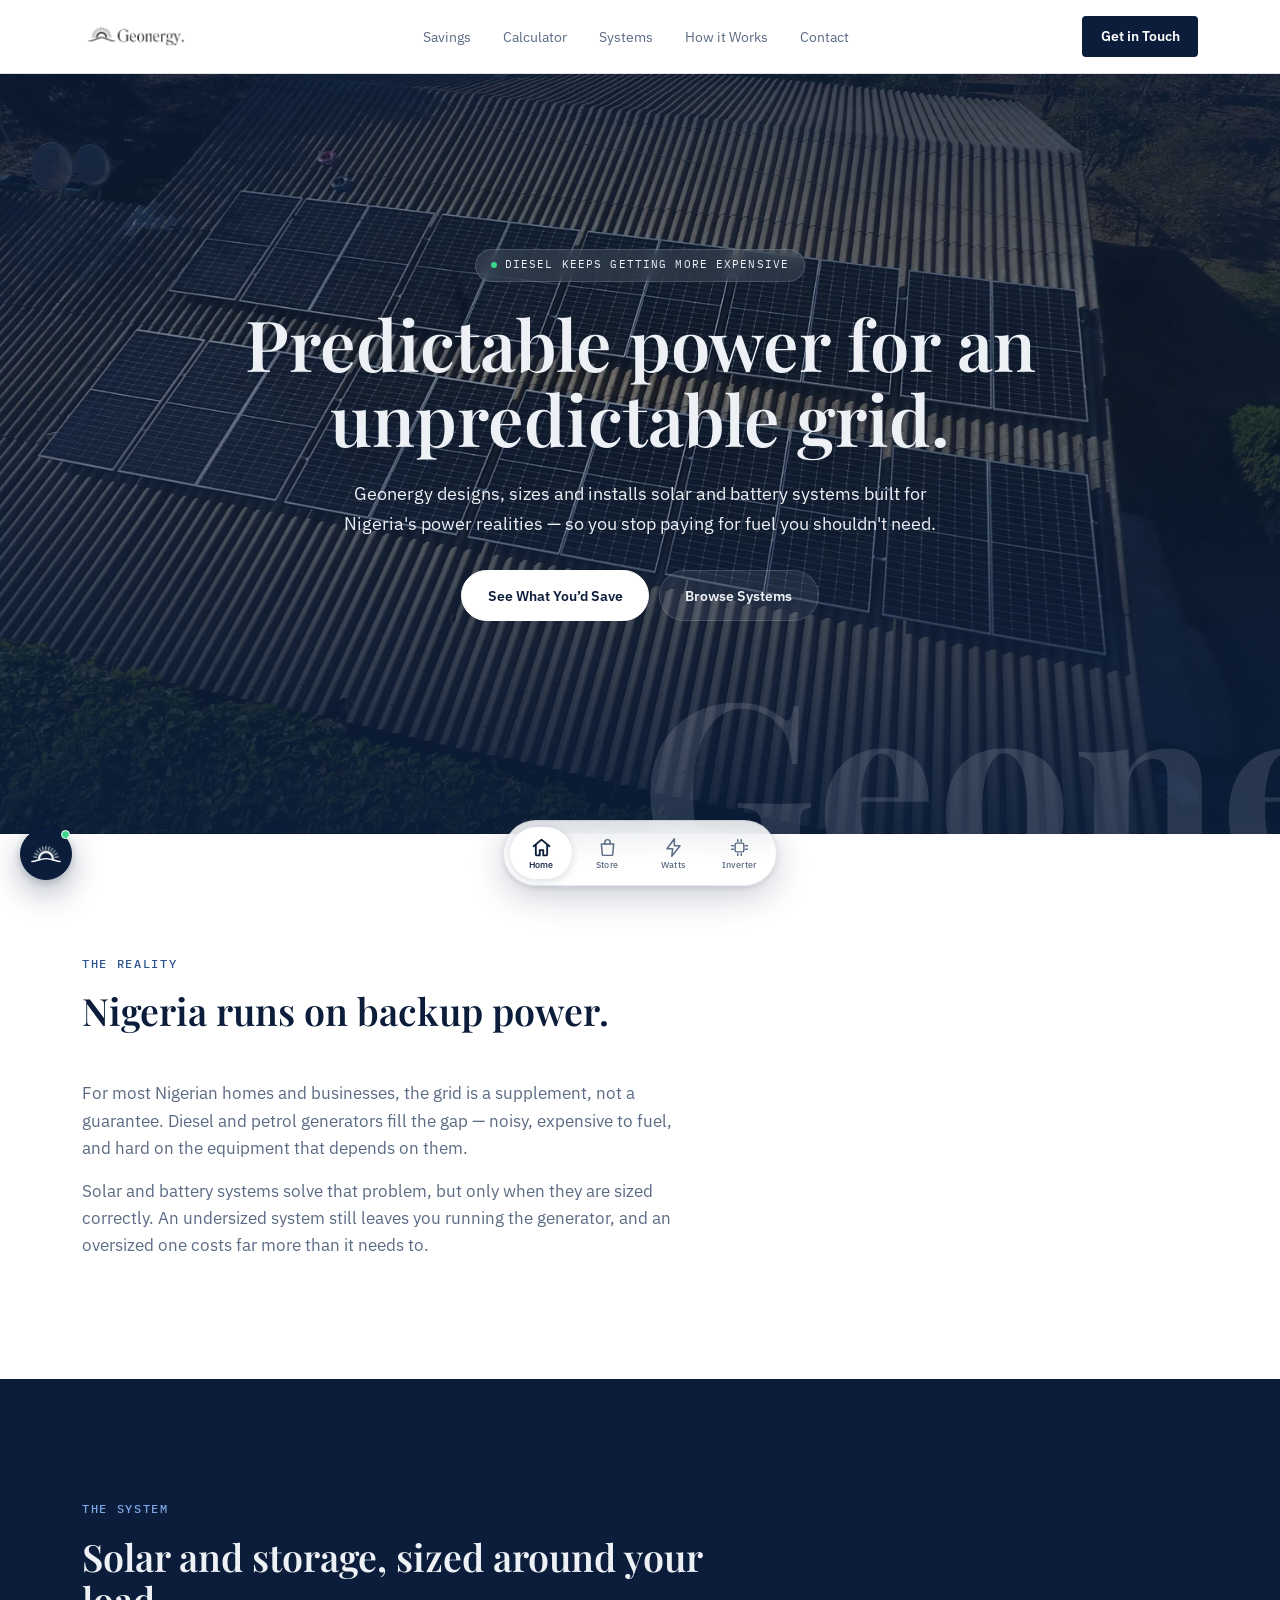
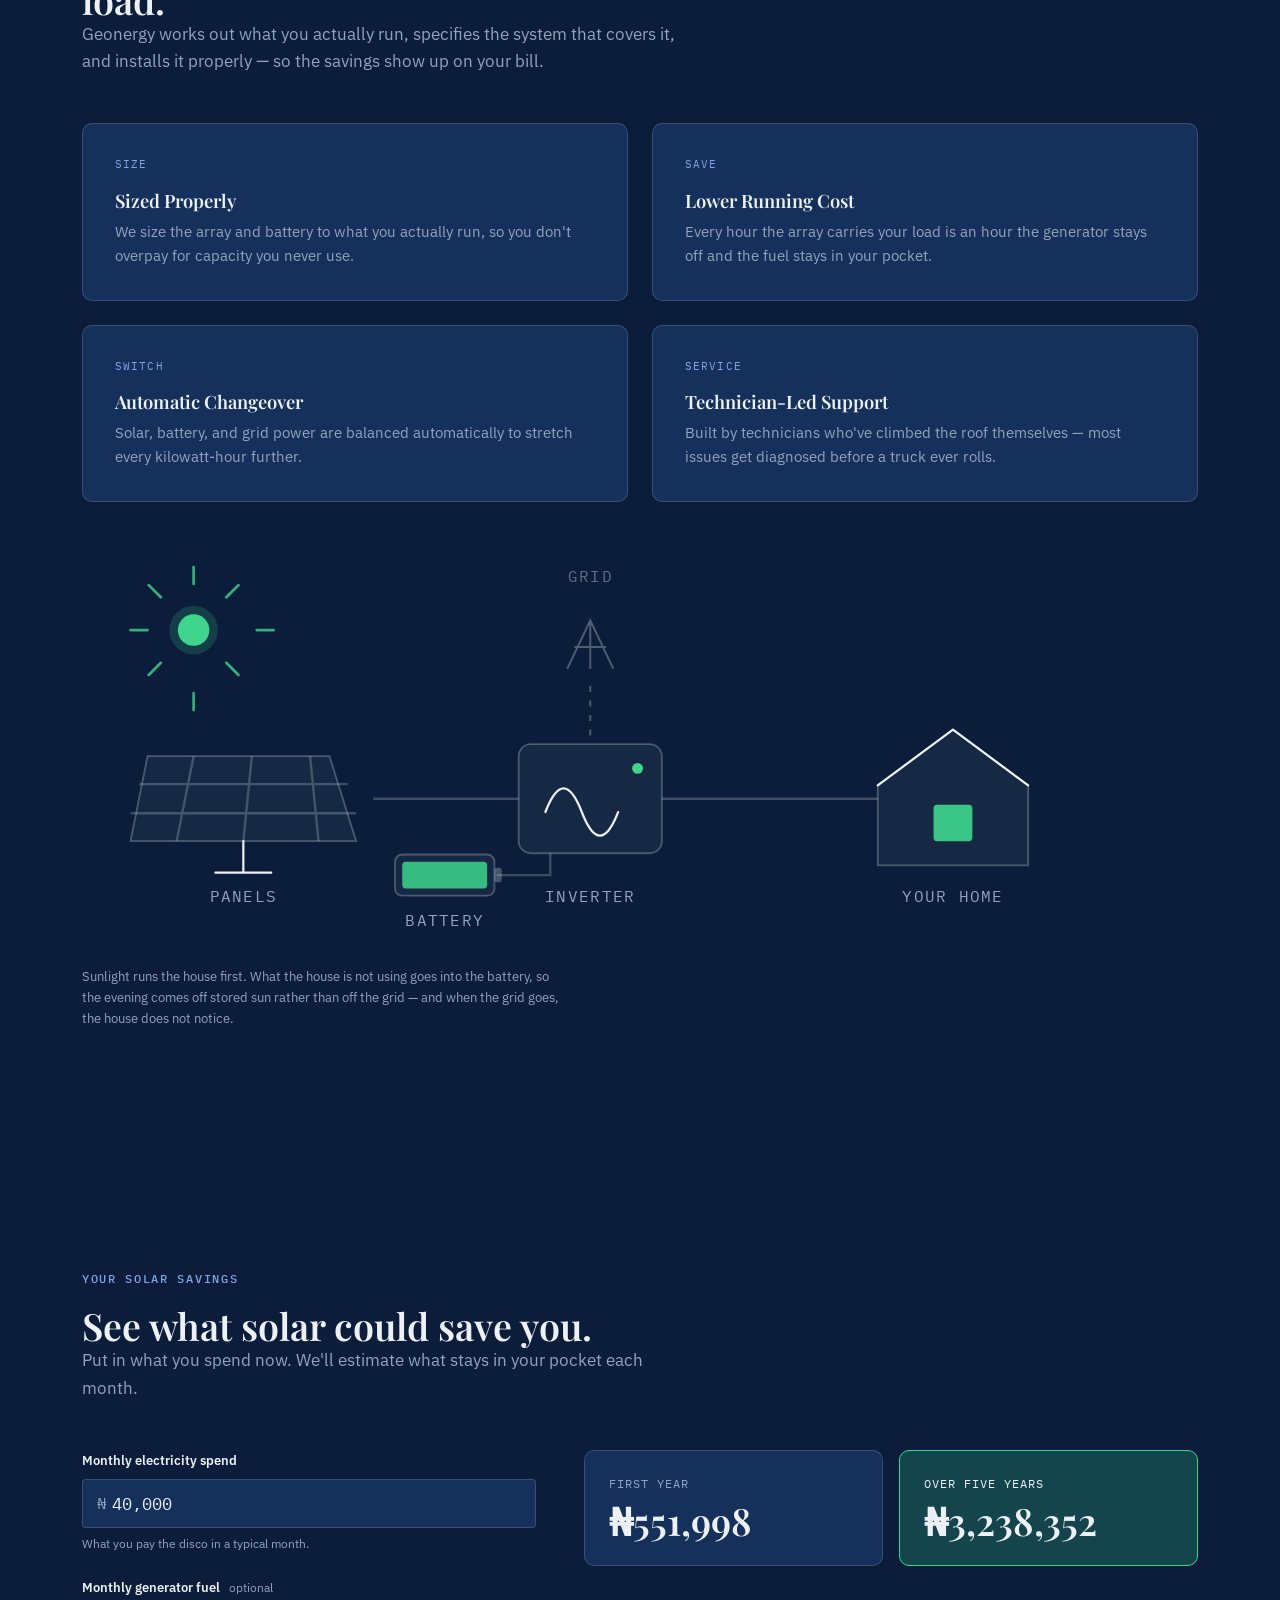
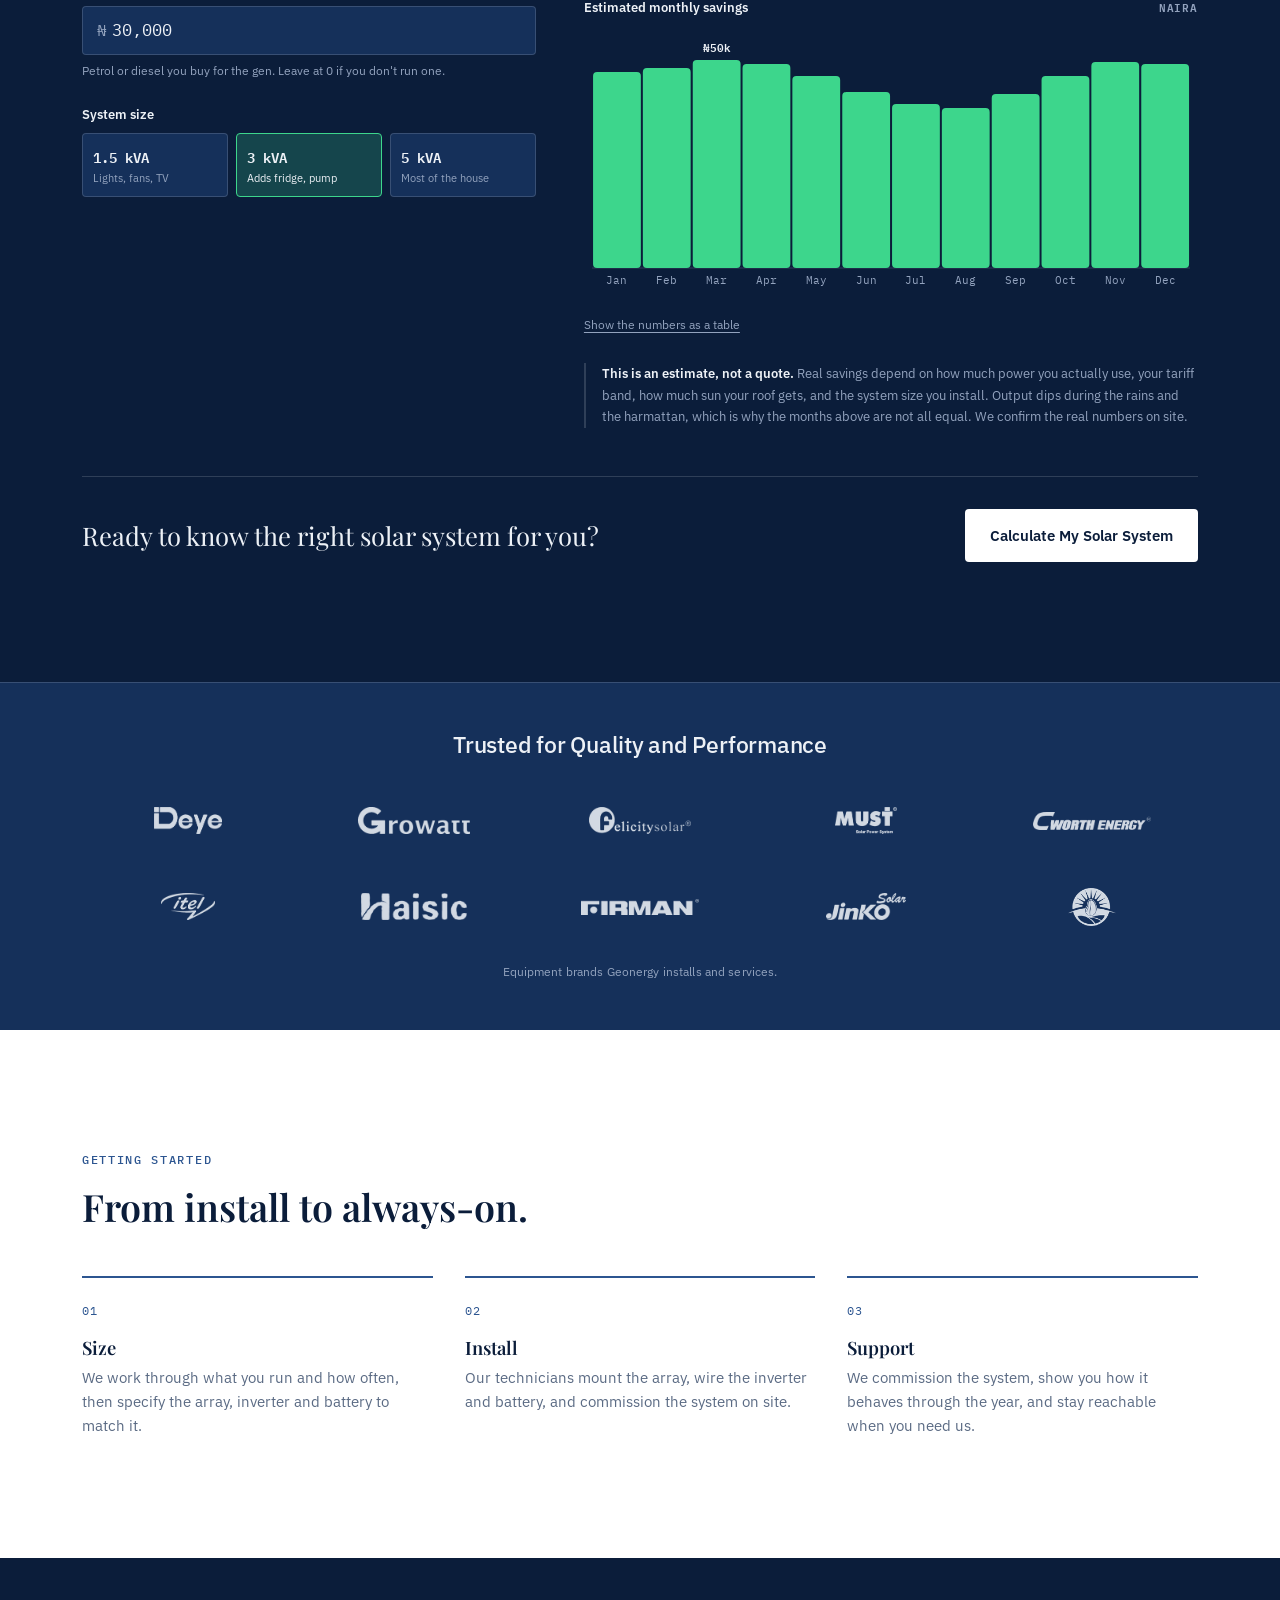
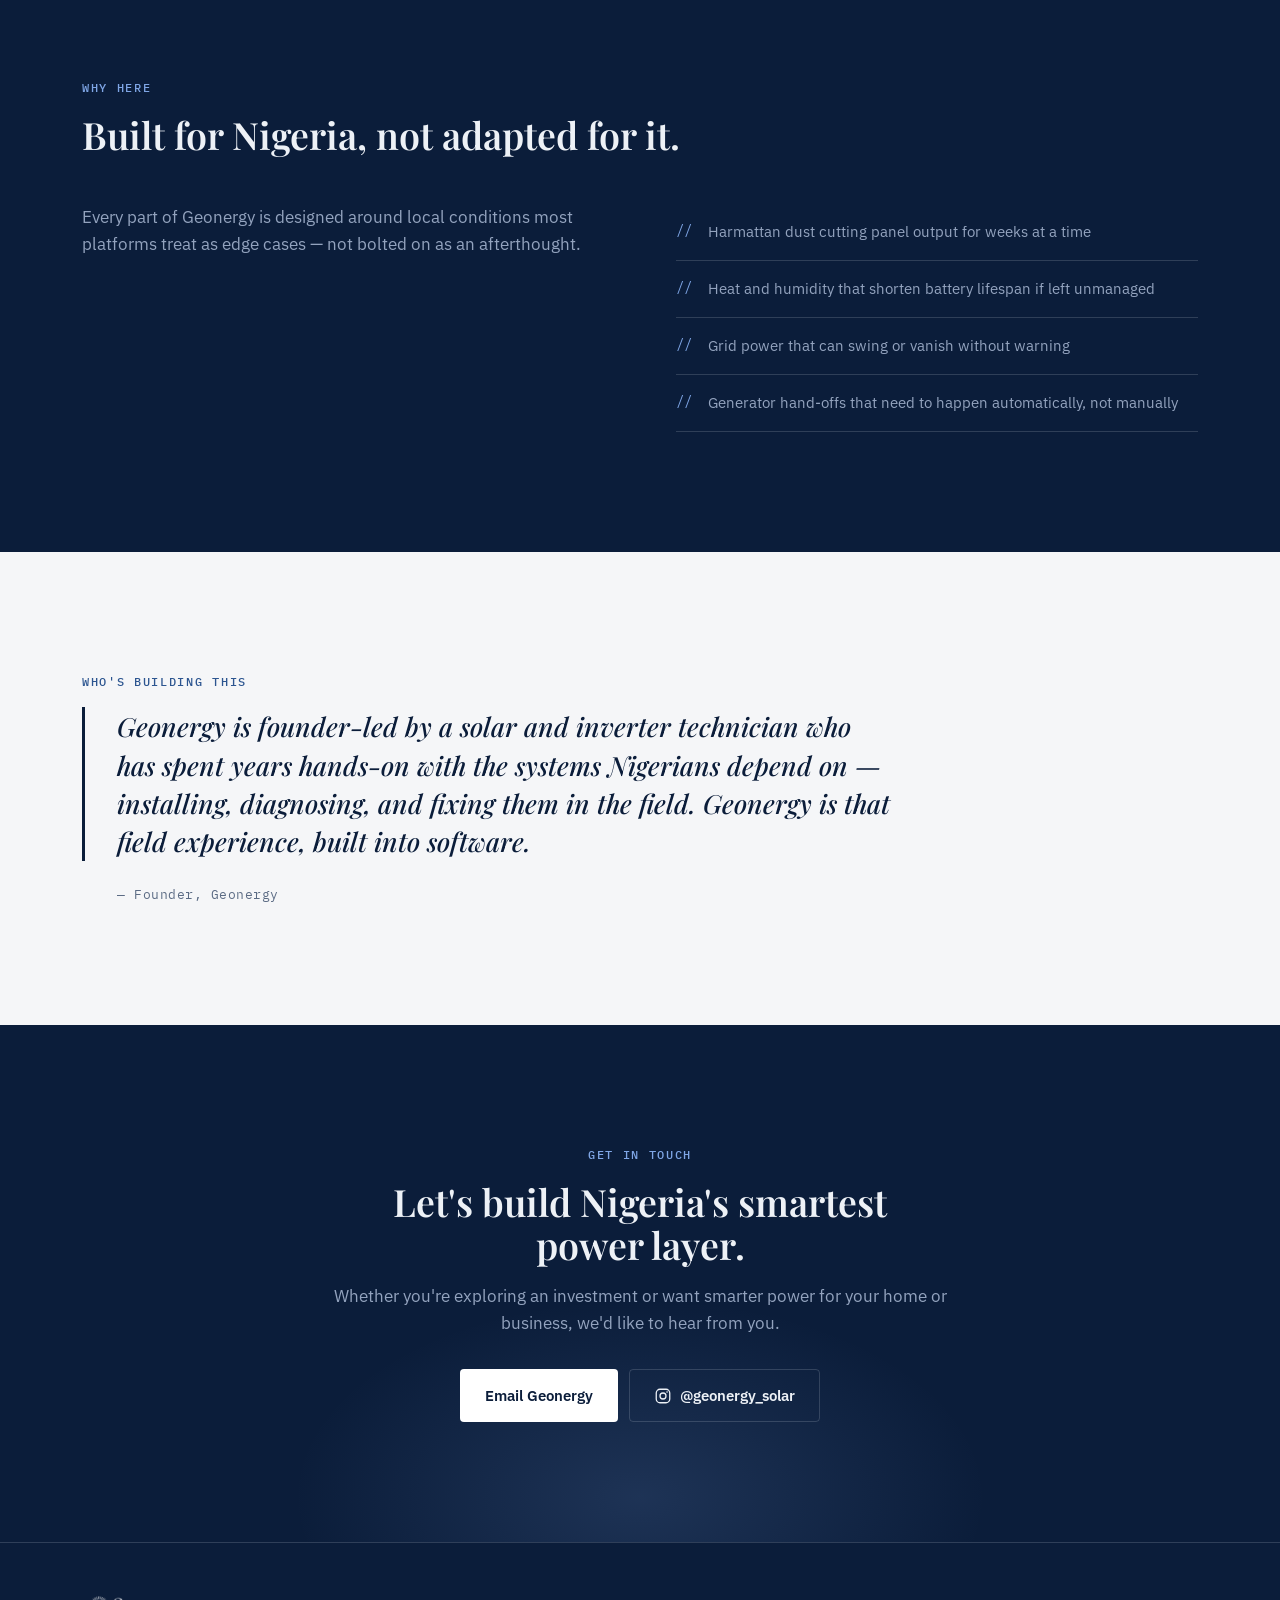
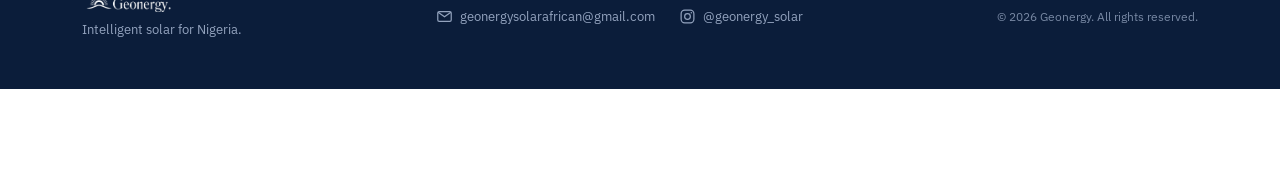
<file: index.html>
<!DOCTYPE html>
<html lang="en">
<head>
<meta charset="UTF-8">
<meta name="viewport" content="width=device-width, initial-scale=1.0">
<title>Geonergy — Intelligent Solar Energy for Nigeria</title>
<meta name="description" content="Geonergy designs, sizes and installs solar and battery systems built for Nigeria's power realities. Estimate your savings and find the right system size.">
<link rel="preconnect" href="https://fonts.googleapis.com">
<link rel="preconnect" href="https://fonts.gstatic.com" crossorigin>
<link href="https://fonts.googleapis.com/css2?family=Playfair+Display:ital,wght@0,500;0,600;0,700;1,500&family=IBM+Plex+Sans:wght@400;500;600&family=IBM+Plex+Mono:wght@400;500;600&display=swap" rel="stylesheet">
<style>
  :root {
    --navy: #0B1D3A;
    --navy-2: #15305A;
    --navy-3: #1E3E6E;
    --white: #FFFFFF;
    --off-white: #F5F6F8;
    --accent-on-navy: #7FA6E6;
    --accent-on-white: #2C5590;
    --text-on-navy: #EDF1F6;
    --muted-on-navy: #93A3BE;
    --text-on-white: #0B1D3A;
    --muted-on-white: #5B6B84;
    --border-on-navy: rgba(237,241,246,0.16);
    --border-on-white: rgba(11,29,58,0.13);

    --font-display: 'Playfair Display', serif;
    --font-body: 'IBM Plex Sans', sans-serif;
    --font-mono: 'IBM Plex Mono', monospace;

    --space-1: 0.5rem;
    --space-2: 1rem;
    --space-3: 1.5rem;
    --space-4: 2rem;
    --space-5: 3rem;
    --space-6: 4.5rem;
    --space-7: 6rem;
    --space-8: 7.5rem;

    --radius-sm: 4px;
    --radius-md: 10px;
    --container-w: 1180px;
  }

  * , *::before, *::after { box-sizing: border-box; margin: 0; padding: 0; }
  html { scroll-behavior: smooth; }
  body {
    font-family: var(--font-body);
    background: var(--white);
    color: var(--text-on-white);
    line-height: 1.6;
    -webkit-font-smoothing: antialiased;
  }
  a { color: inherit; text-decoration: none; }
  button { font: inherit; cursor: pointer; background: none; border: none; }
  ul { list-style: none; }
  section[id] { scroll-margin-top: 84px; }

  a:focus-visible, button:focus-visible { outline: 2px solid var(--accent-on-white); outline-offset: 3px; }

  .container { max-width: var(--container-w); margin: 0 auto; padding: 0 var(--space-4); }
  section { padding: var(--space-8) 0; }
  @media (max-width: 720px) {
    section { padding: var(--space-6) 0; }
    .container { padding: 0 var(--space-3); }
  }

  h1, h2, h3 { font-family: var(--font-display); font-weight: 600; line-height: 1.15; }
  h1 { font-size: clamp(2.15rem, 5vw, 3.75rem); }
  h2 { font-size: clamp(1.65rem, 3.4vw, 2.35rem); }
  h3 { font-size: 1.15rem; }
  p { font-size: 1.0625rem; }

  .eyebrow {
    font-family: var(--font-mono); font-size: 0.75rem; letter-spacing: 0.14em;
    text-transform: uppercase; font-weight: 500; color: var(--accent-on-white);
    display: block; margin-bottom: var(--space-2);
  }
  .section-dark .eyebrow, .hero .eyebrow { color: var(--accent-on-navy); }

  .section-header { max-width: 620px; margin-bottom: var(--space-5); }
  .section-body { color: var(--muted-on-white); font-size: 1.0625rem; max-width: 62ch; }
  .section-body + .section-body { margin-top: var(--space-2); }
  .section-dark .section-body { color: var(--muted-on-navy); }

  .section-light { background: var(--white); color: var(--text-on-white); }
  .section-dark { background: var(--navy); color: var(--text-on-navy); }

  /* Buttons — invert per background */
  .btn {
    display: inline-flex; align-items: center; justify-content: center;
    padding: 0.85rem 1.5rem; border-radius: var(--radius-sm);
    font-weight: 600; font-size: 0.9375rem; border: 1px solid transparent;
    transition: all 0.2s ease;
  }
  .btn-primary { background: var(--navy); color: var(--white); }
  .btn-primary:hover { background: var(--navy-3); }
  .section-dark .btn-primary, .hero .btn-primary { background: var(--white); color: var(--navy); }
  .section-dark .btn-primary:hover, .hero .btn-primary:hover { background: var(--off-white); }

  .btn-secondary { border-color: var(--border-on-white); color: var(--text-on-white); }
  .btn-secondary:hover { border-color: var(--muted-on-white); }
  .section-dark .btn-secondary, .hero .btn-secondary { border-color: var(--border-on-navy); color: var(--text-on-navy); }
  .section-dark .btn-secondary:hover, .hero .btn-secondary:hover { border-color: var(--muted-on-navy); }

  /* Nav */
  .nav {
    position: sticky; top: 0; z-index: 50;
    background: rgba(255,255,255,0.92); backdrop-filter: blur(10px);
    border-bottom: 1px solid var(--border-on-white);
  }
  .nav .container { display: flex; align-items: center; justify-content: space-between; padding: var(--space-2) var(--space-4); position: relative; }
  .nav-logo-img { height: 30px; width: auto; display: block; }
  .nav-links { display: flex; gap: var(--space-4); align-items: center; }
  .nav-links a { font-size: 0.9rem; color: var(--muted-on-white); transition: color 0.2s; }
  .nav-links a:hover { color: var(--text-on-white); }
  .nav-right { display: flex; align-items: center; gap: var(--space-3); }


  .nav-cta { background: var(--navy); color: var(--white); font-weight: 600; font-size: 0.85rem; padding: 0.6rem 1.15rem; border-radius: var(--radius-sm); }
  .nav-cta:hover { background: var(--navy-3); }
  .nav-toggle { display: none; color: var(--text-on-white); font-size: 1.4rem; padding: 0.2rem; }

  @media (max-width: 780px) {
    .nav-links {
      position: absolute; top: 100%; left: 0; right: 0;
      background: var(--white); flex-direction: column; align-items: flex-start;
      padding: var(--space-3) var(--space-4); gap: var(--space-3);
      border-bottom: 1px solid var(--border-on-white);
      display: none;
    }
    .nav-links.open { display: flex; }
    .nav-toggle { display: block; }
  }

  /* Phone header. The wordmark, the CTA and the menu toggle share one line,
     and with the desktop gutter that is more than fits on a small screen, so
     the gutter, the gap and finally the CTA's own padding give way rather
     than "Get in Touch" wrapping onto a second line.
     These sit after the nav rules above deliberately - a media query does not
     outrank a later rule of the same specificity. */
  @media (max-width: 480px) {
    .nav .container { padding-left: var(--space-3); padding-right: var(--space-3); }
    .nav-right { gap: 0.55rem; }
  }
  @media (max-width: 359px) {
    .nav .container { padding-left: var(--space-2); padding-right: var(--space-2); }
    .nav-right { gap: 0.4rem; }
    .nav-cta { padding: 0.55rem 0.7rem; font-size: 0.78rem; }
  }

  /* ---------------------------------------------------------------
     Hero — full-bleed photograph, centred copy, oversized wordmark
     --------------------------------------------------------------- */
  .hero {
    position: relative; overflow: hidden; isolation: isolate;
    background: var(--navy); color: var(--text-on-navy);
    min-height: min(88vh, 760px);
    display: flex; flex-direction: column; justify-content: center;
    padding: var(--space-8) 0 calc(var(--space-8) + 3vw);
    text-align: center;
  }
  .hero-bg { position: absolute; inset: 0; z-index: -2; }
  .hero-bg img { width: 100%; height: 100%; object-fit: cover; display: block; }
  .hero-bg::after {
    content: ''; position: absolute; inset: 0;
    background:
      linear-gradient(to bottom, rgba(11,29,58,0.58) 0%, rgba(11,29,58,0.34) 40%, rgba(11,29,58,0.88) 100%),
      radial-gradient(ellipse at 50% 44%, rgba(11,29,58,0) 0%, rgba(11,29,58,0.46) 82%);
  }

  .hero-inner { position: relative; z-index: 2; max-width: 860px; }
  .hero-badge {
    display: inline-flex; align-items: center; gap: 0.5rem;
    font-family: var(--font-mono); font-size: 0.7rem; letter-spacing: 0.1em;
    text-transform: uppercase; color: var(--text-on-navy);
    background: rgba(237,241,246,0.10); border: 1px solid var(--border-on-navy);
    padding: 0.42rem 0.95rem; border-radius: 999px; margin-bottom: var(--space-3);
    backdrop-filter: blur(6px);
  }
  .hero-badge::before { content: ''; width: 6px; height: 6px; border-radius: 50%; background: #3DD68C; }
  .hero h1 {
    font-size: clamp(2.3rem, 6.4vw, 4.4rem); line-height: 1.06;
    margin-bottom: var(--space-3); text-wrap: balance;
    text-shadow: 0 2px 30px rgba(11,29,58,0.45);
  }
  .hero-sub {
    color: var(--text-on-navy); opacity: 0.86; font-size: clamp(1rem, 1.6vw, 1.15rem);
    max-width: 54ch; margin: 0 auto var(--space-4);
  }
  .hero-ctas { display: flex; gap: 0.6rem; flex-wrap: wrap; justify-content: center; }

  .btn-pill {
    display: inline-flex; align-items: center; justify-content: center;
    padding: 0.8rem 1.6rem; border-radius: 999px; font-weight: 600; font-size: 0.9rem;
    border: 1px solid var(--border-on-navy); color: var(--text-on-navy);
    background: rgba(237,241,246,0.08); backdrop-filter: blur(6px);
    transition: all 0.2s ease;
  }
  .btn-pill:hover { background: rgba(237,241,246,0.16); border-color: var(--muted-on-navy); }
  .btn-pill-solid { background: var(--white); color: var(--navy); border-color: var(--white); }
  .btn-pill-solid:hover { background: var(--off-white); border-color: var(--off-white); }

  /* Oversized brand wordmark, clipped by the section's bottom edge */
  .hero-wordmark {
    position: absolute; left: 50%; bottom: -0.16em; transform: translateX(-50%);
    z-index: 1; pointer-events: none; user-select: none; white-space: nowrap;
    font-family: var(--font-display); font-weight: 700;
    font-size: clamp(4rem, 20vw, 15rem); line-height: 0.8;
    color: rgba(237,241,246,0.13);
  }
  @media (max-width: 720px) {
    .hero { min-height: 78vh; padding-bottom: calc(var(--space-7) + 8vw); }
    .hero h1 { text-wrap: pretty; }
    .hero h1 br { display: none; }
  }

  /* ---------------------------------------------------------------
     Your Solar Savings
     Single-series chart: green #3DD68C on navy = 8.95:1 contrast.
     --------------------------------------------------------------- */
  .savings-section { --green: #3DD68C; --green-dim: rgba(61,214,140,0.22); }
  .sv-layout { display: grid; grid-template-columns: 0.85fr 1.15fr; gap: var(--space-5); align-items: start; }
  @media (max-width: 900px) { .sv-layout { grid-template-columns: 1fr; gap: var(--space-4); } }

  .sv-field { margin-bottom: var(--space-3); }
  .sv-label { display: block; font-size: 0.82rem; font-weight: 600; color: var(--text-on-navy); margin-bottom: 0.5rem; }
  .sv-optional { font-weight: 400; color: var(--muted-on-navy); font-size: 0.75rem; margin-left: 0.35rem; }
  .sv-input-wrap { display: flex; align-items: center; background: var(--navy-2); border: 1px solid var(--border-on-navy); border-radius: var(--radius-sm); transition: border-color 0.15s ease; }
  .sv-input-wrap:focus-within { border-color: var(--green); }
  .sv-prefix { padding: 0 0.35rem 0 0.85rem; color: var(--muted-on-navy); font-family: var(--font-mono); font-size: 1rem; }
  .sv-input {
    flex: 1; min-width: 0; background: transparent; border: none; outline: none;
    color: var(--text-on-navy); font-family: var(--font-mono); font-size: 1.05rem;
    padding: 0.8rem 0.85rem 0.8rem 0; width: 100%;
  }
  .sv-help { font-size: 0.75rem; color: var(--muted-on-navy); margin-top: 0.4rem; line-height: 1.5; }

  .sv-sizes { display: grid; grid-template-columns: repeat(3, 1fr); gap: 0.5rem; }
  .sv-size {
    display: flex; flex-direction: column; gap: 0.2rem; text-align: left;
    padding: 0.7rem 0.6rem; border-radius: var(--radius-sm); cursor: pointer;
    border: 1px solid var(--border-on-navy); background: var(--navy-2);
    color: var(--muted-on-navy); transition: all 0.15s ease; min-height: 58px;
  }
  .sv-size:hover { border-color: var(--muted-on-navy); }
  .sv-size:focus-visible { outline: 2px solid var(--green); outline-offset: 2px; }
  .sv-size.active { border-color: var(--green); background: var(--green-dim); color: var(--text-on-navy); }
  .sv-size-kva { font-family: var(--font-mono); font-size: 0.9rem; font-weight: 600; color: var(--text-on-navy); }
  .sv-size-note { font-size: 0.68rem; line-height: 1.3; }

  .sv-totals { display: grid; grid-template-columns: 1fr 1fr; gap: var(--space-2); margin-bottom: var(--space-4); }
  @media (max-width: 480px) { .sv-totals { grid-template-columns: 1fr; } }
  .sv-total { padding: var(--space-3); border: 1px solid var(--border-on-navy); border-radius: var(--radius-md); background: var(--navy-2); }
  .sv-total-hero { border-color: var(--green); background: var(--green-dim); }
  .sv-total-label { display: block; font-size: 0.72rem; letter-spacing: 0.09em; text-transform: uppercase; color: var(--muted-on-navy); margin-bottom: 0.4rem; font-family: var(--font-mono); }
  .sv-total-hero .sv-total-label { color: var(--text-on-navy); }
  .sv-total-value { display: block; font-family: var(--font-display); font-size: clamp(1.6rem, 4.5vw, 2.35rem); font-weight: 600; color: var(--text-on-navy); line-height: 1.1; font-variant-numeric: tabular-nums; }

  .sv-chart-figure { margin: 0; }
  .sv-chart-title { display: flex; align-items: baseline; justify-content: space-between; gap: 1rem; font-size: 0.8rem; font-weight: 600; color: var(--text-on-navy); margin-bottom: var(--space-2); }
  .sv-chart-unit { font-family: var(--font-mono); font-size: 0.68rem; letter-spacing: 0.08em; color: var(--muted-on-navy); text-transform: uppercase; }
  .sv-chart-wrap { position: relative; }
  .sv-chart { display: block; width: 100%; height: 260px; overflow: visible; }
  @media (max-width: 600px) { .sv-chart { height: 210px; } }
  .sv-grid-line { stroke: var(--border-on-navy); stroke-width: 1; }
  .sv-axis-label { fill: var(--muted-on-navy); font-family: var(--font-mono); font-size: 11px; }
  .sv-bar { fill: var(--green); transition: opacity 0.15s ease; }
  .sv-bar-hit { fill: transparent; cursor: pointer; }
  .sv-chart.has-hover .sv-bar { opacity: 0.42; }
  .sv-chart.has-hover .sv-bar.is-active { opacity: 1; }
  .sv-bar-label { fill: var(--text-on-navy); font-family: var(--font-mono); font-size: 11px; text-anchor: middle; font-weight: 600; }
  .sv-tip {
    position: absolute; z-index: 3; pointer-events: none; transform: translate(-50%, -100%);
    background: var(--white); color: var(--navy); padding: 0.45rem 0.65rem; border-radius: var(--radius-sm);
    font-family: var(--font-mono); font-size: 0.75rem; white-space: nowrap;
    box-shadow: 0 6px 18px rgba(0,0,0,0.28);
  }
  .sv-tip strong { display: block; font-size: 0.68rem; font-weight: 500; opacity: 0.65; }

  .sv-table { width: 100%; border-collapse: collapse; margin-top: var(--space-3); font-size: 0.85rem; display: none; }
  .sv-table.open { display: table; }
  .sv-table caption { text-align: left; font-size: 0.72rem; color: var(--muted-on-navy); padding-bottom: 0.5rem; letter-spacing: 0.06em; text-transform: uppercase; font-family: var(--font-mono); }
  .sv-table th, .sv-table td { text-align: left; padding: 0.45rem 0.5rem; border-bottom: 1px solid var(--border-on-navy); color: var(--text-on-navy); }
  .sv-table th { color: var(--muted-on-navy); font-weight: 500; font-size: 0.72rem; letter-spacing: 0.06em; text-transform: uppercase; }
  .sv-table td:last-child { text-align: right; font-family: var(--font-mono); font-variant-numeric: tabular-nums; }
  .sv-table-toggle { margin-top: var(--space-2); font-size: 0.75rem; color: var(--muted-on-navy); text-decoration: underline; text-underline-offset: 3px; padding: 0.3rem 0; }
  .sv-table-toggle:hover { color: var(--text-on-navy); }

  .sv-note { margin-top: var(--space-3); font-size: 0.82rem; line-height: 1.65; color: var(--muted-on-navy); border-left: 2px solid var(--border-on-navy); padding-left: var(--space-2); }
  .sv-note strong { color: var(--text-on-navy); font-weight: 600; }

  .sv-cta { margin-top: var(--space-5); padding-top: var(--space-4); border-top: 1px solid var(--border-on-navy); display: flex; align-items: center; justify-content: space-between; gap: var(--space-3); flex-wrap: wrap; }
  .sv-cta-text { font-family: var(--font-display); font-size: clamp(1.15rem, 2.6vw, 1.6rem); color: var(--text-on-navy); margin: 0; }

  @keyframes pulse {
    0%, 100% { opacity: 1; box-shadow: 0 0 0 0 rgba(127,166,230,0.45); }
    50% { opacity: 0.55; box-shadow: 0 0 0 4px rgba(127,166,230,0); }
  }

  /* Feature grid (solution) */
  .feature-grid { display: grid; grid-template-columns: repeat(2, 1fr); gap: var(--space-3); margin-top: var(--space-5); }
  @media (max-width: 720px) { .feature-grid { grid-template-columns: 1fr; } }
  .feature-card { background: var(--navy-2); border: 1px solid var(--border-on-navy); border-radius: var(--radius-md); padding: var(--space-4); }
  .feature-tag { font-family: var(--font-mono); font-size: 0.7rem; color: var(--accent-on-navy); letter-spacing: 0.1em; margin-bottom: var(--space-2); display: block; }
  .feature-card h3 { margin-bottom: var(--space-1); color: var(--text-on-navy); }
  .feature-card p { color: var(--muted-on-navy); font-size: 0.9375rem; }
  .feature-card:nth-child(1) { transition-delay: 0s; }
  .feature-card:nth-child(2) { transition-delay: 0.08s; }
  .feature-card:nth-child(3) { transition-delay: 0.16s; }
  .feature-card:nth-child(4) { transition-delay: 0.24s; }

  /* Steps (how it works) */
  .steps { display: grid; grid-template-columns: repeat(3, 1fr); gap: var(--space-4); margin-top: var(--space-5); }
  @media (max-width: 780px) { .steps { grid-template-columns: 1fr; } }
  .step { padding-top: var(--space-3); border-top: 2px solid var(--accent-on-white); }
  .step-num { font-family: var(--font-mono); font-size: 0.72rem; color: var(--accent-on-white); letter-spacing: 0.1em; margin-bottom: var(--space-2); display: block; }
  .step h3 { margin-bottom: var(--space-1); }
  .step p { color: var(--muted-on-white); font-size: 0.9375rem; }
  .step:nth-child(1) { transition-delay: 0s; }
  .step:nth-child(2) { transition-delay: 0.08s; }
  .step:nth-child(3) { transition-delay: 0.16s; }

  /* Why Nigeria */
  /* Compatible hardware strip */
  /* ---------------------------------------------------------------
     Trusted for Quality and Performance — logo band
     Wordmarks are set in type rather than images: we have no licensed
     logo files, and a faked logo is worse than an honest wordmark.
     Drop real artwork into .trust-logo later and the layout holds.
     --------------------------------------------------------------- */
  /* Sits between a navy section above and a white one below, so it uses
     the raised navy to read as its own band rather than merging upward. */
  .trust-strip {
    background: var(--navy-2); color: var(--text-on-navy);
    padding: var(--space-5) 0;
    border-top: 1px solid var(--border-on-navy);
  }
  .trust-inner { text-align: center; }
  .trust-title {
    font-family: var(--font-body); font-weight: 500;
    font-size: clamp(1.05rem, 2.4vw, 1.45rem); letter-spacing: -0.01em;
    color: var(--text-on-navy); margin-bottom: var(--space-4);
  }
  /* Ten brands, five to a row. A wrapping flex row packed them 7 and 3 once
     the tiles came off, which read as an accident; a fixed column count
     cannot drift as logos are added or the container resizes. */
  .trust-logos {
    display: grid; grid-template-columns: repeat(5, 1fr);
    gap: var(--space-3) 14px; margin: 0; padding: 0; list-style: none;
  }
  /* No tile behind the logos - the marks sit straight on the navy. The
     dimensions stay, since they are what keeps marks of very different
     proportions optically the same size along the row. */
  .trust-logo {
    display: flex; align-items: center; justify-content: center;
    height: 62px; padding: 0 0.6rem;
    color: var(--text-on-navy);
  }
  /* Logos ship as transparent PNGs already recoloured to the on-navy tone,
     so the row reads as one set rather than seven competing brand colours. */
  .trust-logo img {
    max-width: min(118px, 100%); max-height: 27px; width: auto; height: auto;
    object-fit: contain; display: block;
    opacity: 0.88; transition: opacity 0.18s ease;
  }
  .trust-logo:hover img { opacity: 1; }
  /* A square emblem fitted to a wordmark's height reads far smaller than
     the wide marks beside it, so give it more height to match optically. */
  .trust-logo--mark img { max-height: 38px; max-width: 48px; }

  .trust-note {
    margin-top: var(--space-3); font-size: 0.78rem;
    color: var(--muted-on-navy); letter-spacing: 0.01em;
  }

  /* Below this, five columns squeeze the marks smaller than they read at.
     Two divides ten evenly too, so the rows stay square either way. */
  @media (max-width: 820px) {
    .trust-logos { grid-template-columns: repeat(2, 1fr); }
  }
  @media (max-width: 600px) {
    .trust-logos { gap: var(--space-2) 10px; }
    .trust-logo { height: 54px; }
  }

  .compat-brands { display: flex; flex-wrap: wrap; justify-content: center; gap: var(--space-2); }
  .compat-brand { font-family: var(--font-mono); font-size: 0.8rem; letter-spacing: 0.04em; padding: 0.5rem 1.1rem; border: 1px solid var(--border-on-white); border-radius: 999px; color: var(--text-on-white); }

  .why-grid { display: grid; grid-template-columns: 1fr 1fr; gap: var(--space-6); align-items: start; margin-top: var(--space-5); }
  @media (max-width: 780px) { .why-grid { grid-template-columns: 1fr; gap: var(--space-3); } }

  /* Error code lookup */
  .conditions-list { display: flex; flex-direction: column; }
  .condition-item { display: flex; gap: var(--space-2); padding: var(--space-2) 0; border-bottom: 1px solid var(--border-on-navy); font-size: 0.9375rem; color: var(--muted-on-navy); }
  .condition-item .marker { font-family: var(--font-mono); color: var(--accent-on-navy); font-size: 0.85rem; flex-shrink: 0; }

  /* Founder */
  .founder-section { background: var(--off-white); color: var(--text-on-white); }
  .founder-quote { font-family: var(--font-display); font-style: italic; font-size: clamp(1.2rem, 2.4vw, 1.65rem); font-weight: 500; line-height: 1.45; max-width: 54ch; border-left: 3px solid var(--navy); padding-left: var(--space-4); }
  .founder-attribution { margin-top: var(--space-3); padding-left: calc(var(--space-4) + 3px); font-family: var(--font-mono); font-size: 0.8rem; color: var(--muted-on-white); letter-spacing: 0.04em; }

  /* Contact */
  .contact-section { text-align: center; position: relative; overflow: hidden; }
  .contact-section::before {
    content: ''; position: absolute; bottom: -30%; left: 50%; transform: translateX(-50%);
    width: 700px; height: 400px; background: radial-gradient(ellipse, rgba(127,166,230,0.16), transparent 70%);
    pointer-events: none;
  }
  .contact-section .container { position: relative; z-index: 1; }
  .contact-section h2 { max-width: 22ch; margin: 0 auto var(--space-2); }
  .contact-section .section-body { margin: 0 auto var(--space-4); text-align: center; }
  .contact-actions { display: flex; gap: 0.7rem; justify-content: center; flex-wrap: wrap; }

  /* Footer */
  .footer { background: var(--navy); border-top: 1px solid var(--border-on-navy); padding: var(--space-5) 0; }
  .footer .container { display: flex; justify-content: space-between; align-items: center; flex-wrap: wrap; gap: var(--space-2); }
  .footer-logo-img { height: 26px; width: auto; display: block; }
  .footer-tagline { font-size: 0.8125rem; color: var(--muted-on-navy); margin-top: 0.2rem; }

  /* Email and Instagram links — footer and contact */
  .footer-links { display: flex; align-items: center; gap: var(--space-3); flex-wrap: wrap; }
  .footer-social {
    display: inline-flex; align-items: center; gap: 0.45rem;
    font-size: 0.82rem; color: var(--muted-on-navy);
    transition: color 0.15s ease;
  }
  .footer-social:hover { color: var(--text-on-navy); }
  .footer-social svg { width: 17px; height: 17px; flex: none; }
  .footer-copy { font-size: 0.75rem; color: var(--muted-on-navy); opacity: 0.8; }

  /* Reveal on scroll */
  .reveal { opacity: 0; transform: translateY(16px); transition: opacity 0.6s ease, transform 0.6s ease; }
  .reveal.visible { opacity: 1; transform: translateY(0); }

  @media (prefers-reduced-motion: reduce) {
    .reveal { opacity: 1; transform: none; transition: none; }
    .live-dot { animation: none; }
    html { scroll-behavior: auto; }
  }
</style>
<link rel="stylesheet" href="assets/dock.css">
<link rel="stylesheet" href="assets/assistant.css">
<link rel="stylesheet" href="assets/motion.css">
</head>
<body>

<header class="nav">
  <div class="container">
    <a href="#"><img src="assets/logo-dark.png" alt="Geonergy" class="nav-logo-img"></a>
    <nav class="nav-links" id="navLinks">
      <a href="#savings">Savings</a>
      <a href="calculator.html">Calculator</a>
      <a href="store.html">Systems</a>
      <a href="#how-it-works">How it Works</a>
      <a href="#contact">Contact</a>
    </nav>
    <div class="nav-right">
      <a href="#contact" class="nav-cta">Get in Touch</a>
      <button class="nav-toggle" id="navToggle" aria-label="Toggle menu">☰</button>
    </div>
  </div>
</header>

<main>

  <section class="hero">
    <div class="hero-bg">
      <picture>
        <source type="image/webp" srcset="assets/hero-900.webp 900w, assets/hero-1600.webp 1600w"
                sizes="100vw">
        <img src="assets/hero-1600.jpg" srcset="assets/hero-900.jpg 900w, assets/hero-1600.jpg 1600w"
             sizes="100vw" width="1600" height="900" fetchpriority="high" decoding="async"
             alt="Aerial view of a Geonergy rooftop solar array: twenty black panels mounted in two rows across a corrugated roof.">
      </picture>
    </div>

    <div class="container hero-inner">
      <span class="hero-badge">Diesel keeps getting more expensive</span>
      <h1>Predictable power for an <br>unpredictable grid.</h1>
      <p class="hero-sub">Geonergy designs, sizes and installs solar and battery systems built
         for Nigeria's power realities &mdash; so you stop paying for fuel you shouldn't need.</p>
      <div class="hero-ctas">
        <a href="#savings" class="btn-pill btn-pill-solid">See What You&rsquo;d Save</a>
        <a href="store.html" class="btn-pill">Browse Systems</a>
      </div>
    </div>

    <div class="hero-wordmark" aria-hidden="true">Geonergy</div>
  </section>

  <section class="section-light">
    <div class="container">
      <div class="section-header reveal">
        <span class="eyebrow">The Reality</span>
        <h2>Nigeria runs on backup power.</h2>
      </div>
      <p class="section-body reveal">For most Nigerian homes and businesses, the grid is a supplement, not a guarantee. Diesel and petrol generators fill the gap — noisy, expensive to fuel, and hard on the equipment that depends on them.</p>
      <p class="section-body reveal">Solar and battery systems solve that problem, but only when they are sized correctly. An undersized system still leaves you running the generator, and an oversized one costs far more than it needs to.</p>
    </div>
  </section>

  <section id="solution" class="section-dark">
    <div class="container">
      <div class="section-header reveal">
        <span class="eyebrow">The System</span>
        <h2>Solar and storage, sized around your load.</h2>
        <p class="section-body">Geonergy works out what you actually run, specifies the system that covers it, and installs it properly — so the savings show up on your bill.</p>
      </div>
      <div class="feature-grid reveal reveal-stagger">
        <div class="feature-card reveal">
          <span class="feature-tag">SIZE</span>
          <h3>Sized Properly</h3>
          <p>We size the array and battery to what you actually run, so you don't overpay for capacity you never use.</p>
        </div>
        <div class="feature-card reveal">
          <span class="feature-tag">SAVE</span>
          <h3>Lower Running Cost</h3>
          <p>Every hour the array carries your load is an hour the generator stays off and the fuel stays in your pocket.</p>
        </div>
        <div class="feature-card reveal">
          <span class="feature-tag">SWITCH</span>
          <h3>Automatic Changeover</h3>
          <p>Solar, battery, and grid power are balanced automatically to stretch every kilowatt-hour further.</p>
        </div>
        <div class="feature-card reveal">
          <span class="feature-tag">SERVICE</span>
          <h3>Technician-Led Support</h3>
          <p>Built by technicians who've climbed the roof themselves — most issues get diagnosed before a truck ever rolls.</p>
        </div>
      </div>

      <figure class="flow reveal reveal-scale">
        <svg viewBox="0 0 920 330" role="img" aria-labelledby="flowTitle flowDesc">
          <title id="flowTitle">How power moves through a Geonergy system</title>
          <desc id="flowDesc">Sunlight reaches the panels, the panels feed the inverter, the
            inverter runs the house and sends the surplus to the battery. The grid sits above the
            inverter, connected but idle.</desc>

          <!-- sun -->
          <g class="f-sun">
            <g class="f-sun-rays" stroke="#3DD68C" stroke-width="2.2" stroke-linecap="round">
              <path d="M92 28v-14M92 118v14M54 66H40M144 66h14M65 39l-10-10M119 93l10 10M119 39l10-10M65 93l-10 10"/>
            </g>
            <circle cx="92" cy="66" r="20" fill="#3DD68C" opacity="0.18"/>
            <circle cx="92" cy="66" r="13" fill="#3DD68C"/>
          </g>

          <!-- panels -->
          <g transform="translate(40 170)">
            <path class="f-box" d="M14 0h150l22 70H0z"/>
            <path class="f-line" d="M52 0l-14 70M100 0l-7 70M148 0l7 70M7 23h172M0 47h186"/>
            <path class="f-ink" d="M93 70v26M70 96h46"/>
          </g>
          <text class="f-label" x="133" y="290" text-anchor="middle">Panels</text>

          <!-- panels to inverter -->
          <path class="f-line" d="M240 205h120"/>
          <path class="f-flow f-flow--a" d="M240 205h120"/>

          <!-- inverter -->
          <g transform="translate(360 160)">
            <rect class="f-box" x="0" y="0" width="118" height="90" rx="10"/>
            <path class="f-ink" d="M22 56c10-26 20-26 30 0s20 26 30 0"/>
            <circle class="f-lamp" cx="98" cy="20" r="4.5"/>
          </g>
          <text class="f-label" x="419" y="290" text-anchor="middle">Inverter</text>

          <!-- grid above, connected and idle -->
          <g transform="translate(386 44)">
            <path class="f-dim" d="M33 54V14M14 54L33 14l19 40M20 36h26"/>
          </g>
          <path class="f-dim" stroke-dasharray="5 7" d="M419 112v44"/>
          <text class="f-label f-dim-label" x="419" y="26" text-anchor="middle">Grid</text>

          <!-- inverter down to the battery, which sits beside it rather than
               under its own label -->
          <path class="f-line" d="M386 250v18h-44"/>
          <path class="f-flow f-flow--b" d="M386 250v18h-44" stroke-dasharray="9 70" stroke-dashoffset="79"/>

          <!-- battery -->
          <g transform="translate(258 251)">
            <rect class="f-box" x="0" y="0" width="82" height="34" rx="6"/>
            <rect class="f-charge" x="6" y="6" width="70" height="22" rx="3"/>
            <rect x="82" y="11" width="6" height="12" rx="2" fill="rgba(237,241,246,0.26)"/>
          </g>
          <text class="f-label" x="299" y="310" text-anchor="middle">Battery</text>

          <!-- inverter to home -->
          <path class="f-line" d="M478 205h178"/>
          <path class="f-flow f-flow--c" d="M478 205h178"/>

          <!-- home -->
          <g transform="translate(656 148)">
            <path class="f-box" d="M0 46L62 0l62 46v66H0z"/>
            <path class="f-ink" d="M0 46L62 0l62 46"/>
            <rect class="f-lamp" x="46" y="62" width="32" height="30" rx="3" opacity="0.9"/>
          </g>
          <text class="f-label" x="718" y="290" text-anchor="middle">Your home</text>
        </svg>
        <figcaption class="flow-caption">
          Sunlight runs the house first. What the house is not using goes into the battery, so the
          evening comes off stored sun rather than off the grid &mdash; and when the grid goes, the
          house does not notice.
        </figcaption>
      </figure>

    </div>
  </section>

  <section id="savings" class="section-dark savings-section">
    <div class="container">
      <div class="section-header reveal">
        <span class="eyebrow">Your Solar Savings</span>
        <h2>See what solar could save you.</h2>
        <p class="section-body">Put in what you spend now. We'll estimate what stays in your pocket each month.</p>
      </div>

      <div class="sv-layout reveal">

        <form class="sv-controls" id="svForm" novalidate>
          <div class="sv-field">
            <label class="sv-label" for="svGrid">Monthly electricity spend</label>
            <div class="sv-input-wrap">
              <span class="sv-prefix" aria-hidden="true">₦</span>
              <input class="sv-input" type="text" inputmode="numeric" id="svGrid"
                     value="40,000" autocomplete="off" aria-describedby="svGridHelp">
            </div>
            <p class="sv-help" id="svGridHelp">What you pay the disco in a typical month.</p>
          </div>

          <div class="sv-field">
            <label class="sv-label" for="svFuel">Monthly generator fuel <span class="sv-optional">optional</span></label>
            <div class="sv-input-wrap">
              <span class="sv-prefix" aria-hidden="true">₦</span>
              <input class="sv-input" type="text" inputmode="numeric" id="svFuel"
                     value="30,000" autocomplete="off" aria-describedby="svFuelHelp">
            </div>
            <p class="sv-help" id="svFuelHelp">Petrol or diesel you buy for the gen. Leave at 0 if you don't run one.</p>
          </div>

          <div class="sv-field">
            <span class="sv-label" id="svSizeLabel">System size</span>
            <div class="sv-sizes" role="radiogroup" aria-labelledby="svSizeLabel">
              <button type="button" class="sv-size" data-size="1.5" role="radio" aria-checked="false">
                <span class="sv-size-kva">1.5 kVA</span><span class="sv-size-note">Lights, fans, TV</span>
              </button>
              <button type="button" class="sv-size active" data-size="3" role="radio" aria-checked="true">
                <span class="sv-size-kva">3 kVA</span><span class="sv-size-note">Adds fridge, pump</span>
              </button>
              <button type="button" class="sv-size" data-size="5" role="radio" aria-checked="false">
                <span class="sv-size-kva">5 kVA</span><span class="sv-size-note">Most of the house</span>
              </button>
            </div>
          </div>
        </form>

        <div class="sv-results">
          <div class="sv-totals">
            <div class="sv-total">
              <span class="sv-total-label">First year</span>
              <span class="sv-total-value" id="svYear" data-naira="0">₦0</span>
            </div>
            <div class="sv-total sv-total-hero">
              <span class="sv-total-label">Over five years</span>
              <span class="sv-total-value" id="svFive" data-naira="0">₦0</span>
            </div>
          </div>

          <figure class="sv-chart-figure">
            <figcaption class="sv-chart-title">
              Estimated monthly savings
              <span class="sv-chart-unit">Naira</span>
            </figcaption>
            <div class="sv-chart-wrap">
              <svg class="sv-chart" id="svChart" viewBox="0 0 720 260" preserveAspectRatio="xMidYMid meet"
                   role="img" aria-labelledby="svChartDesc">
                <desc id="svChartDesc">Bar chart of estimated savings for each month of the first year.</desc>
              </svg>
              <div class="sv-tip" id="svTip" role="status" aria-live="polite" hidden></div>
            </div>
            <table class="sv-table" id="svTable">
              <caption>Estimated monthly savings, first year</caption>
              <thead><tr><th scope="col">Month</th><th scope="col">Savings</th></tr></thead>
              <tbody></tbody>
            </table>
            <button type="button" class="sv-table-toggle" id="svTableToggle" aria-expanded="false">
              Show the numbers as a table
            </button>
          </figure>

          <p class="sv-note">
            <strong>This is an estimate, not a quote.</strong> Real savings depend on how much
            power you actually use, your tariff band, how much sun your roof gets, and the
            system size you install. Output dips during the rains and the harmattan, which is
            why the months above are not all equal. We confirm the real numbers on site.
          </p>
        </div>
      </div>

      <div class="sv-cta reveal">
        <p class="sv-cta-text">Ready to know the right solar system for you?</p>
        <a href="calculator.html" class="btn btn-primary" id="svCtaBtn">Calculate My Solar System</a>
      </div>
    </div>
  </section>

  <section class="trust-strip">
    <div class="container trust-inner reveal">
      <h2 class="trust-title">Trusted for Quality and Performance</h2>
      <ul class="trust-logos">
        <li class="trust-logo"><img src="assets/logos/deye.png" alt="Deye" width="169" height="68" loading="lazy" decoding="async"></li>
        <li class="trust-logo"><img src="assets/logos/growatt.png" alt="Growatt" width="280" height="68" loading="lazy" decoding="async"></li>
        <li class="trust-logo"><img src="assets/logos/felicity.png" alt="Felicity Solar" width="258" height="68" loading="lazy" decoding="async"></li>
        <li class="trust-logo"><img src="assets/logos/must.png" alt="MUST Solar Power System" width="157" height="68" loading="lazy" decoding="async"></li>
        <li class="trust-logo"><img src="assets/logos/cworth.png" alt="Cworth Energy" width="300" height="48" loading="lazy" decoding="async"></li>
        <li class="trust-logo"><img src="assets/logos/itel.png" alt="itel" width="135" height="68" loading="lazy" decoding="async"></li>
        <li class="trust-logo"><img src="assets/logos/haisic.png" alt="Haisic" width="267" height="68" loading="lazy" decoding="async"></li>
        <li class="trust-logo"><img src="assets/logos/firman.png" alt="Firman" width="300" height="42" loading="lazy" decoding="async"></li>
        <li class="trust-logo"><img src="assets/logos/jinko.png" alt="JinkoSolar" width="202" height="68" loading="lazy" decoding="async"></li>
        <!-- TODO: replace the alt text with this brand's actual name once confirmed. -->
        <li class="trust-logo trust-logo--mark"><img src="assets/logos/emblem.png" alt="Equipment brand" width="87" height="68" loading="lazy" decoding="async"></li>
      </ul>
      <p class="trust-note">Equipment brands Geonergy installs and services.</p>
    </div>
  </section>


  <section id="how-it-works" class="section-light">
    <div class="container">
      <div class="section-header reveal">
        <span class="eyebrow">Getting Started</span>
        <h2>From install to always-on.</h2>
      </div>
      <div class="steps reveal reveal-stagger">
        <div class="step reveal">
          <span class="step-num">01</span>
          <h3>Size</h3>
          <p>We work through what you run and how often, then specify the array, inverter and battery to match it.</p>
        </div>
        <div class="step reveal">
          <span class="step-num">02</span>
          <h3>Install</h3>
          <p>Our technicians mount the array, wire the inverter and battery, and commission the system on site.</p>
        </div>
        <div class="step reveal">
          <span class="step-num">03</span>
          <h3>Support</h3>
          <p>We commission the system, show you how it behaves through the year, and stay reachable when you need us.</p>
        </div>
      </div>
    </div>
  </section>

  <section id="why-nigeria" class="section-dark">
    <div class="container">
      <div class="section-header reveal">
        <span class="eyebrow">Why Here</span>
        <h2>Built for Nigeria, not adapted for it.</h2>
      </div>
      <div class="why-grid">
        <p class="section-body reveal">Every part of Geonergy is designed around local conditions most platforms treat as edge cases — not bolted on as an afterthought.</p>
        <ul class="conditions-list reveal">
          <li class="condition-item"><span class="marker">//</span>Harmattan dust cutting panel output for weeks at a time</li>
          <li class="condition-item"><span class="marker">//</span>Heat and humidity that shorten battery lifespan if left unmanaged</li>
          <li class="condition-item"><span class="marker">//</span>Grid power that can swing or vanish without warning</li>
          <li class="condition-item"><span class="marker">//</span>Generator hand-offs that need to happen automatically, not manually</li>
        </ul>
      </div>
    </div>
  </section>

  <section class="founder-section">
    <div class="container">
      <span class="eyebrow reveal">Who's Building This</span>
      <blockquote class="founder-quote reveal">Geonergy is founder-led by a solar and inverter technician who has spent years hands-on with the systems Nigerians depend on — installing, diagnosing, and fixing them in the field. Geonergy is that field experience, built into software.</blockquote>
      <p class="founder-attribution reveal">— Founder, Geonergy</p>
    </div>
  </section>

  <section id="contact" class="section-dark contact-section">
    <div class="container">
      <span class="eyebrow reveal">Get In Touch</span>
      <h2 class="reveal">Let's build Nigeria's smartest power layer.</h2>
      <p class="section-body reveal">Whether you're exploring an investment or want smarter power for your home or business, we'd like to hear from you.</p>
      <div class="contact-actions reveal">
        <a href="mailto:geonergysolarafrican@gmail.com" class="btn btn-primary">Email Geonergy</a>
        <a href="https://instagram.com/geonergy_solar" class="btn btn-secondary" target="_blank" rel="noopener noreferrer">
          <svg viewBox="0 0 24 24" fill="none" stroke="currentColor" stroke-width="1.7" stroke-linecap="round" stroke-linejoin="round" aria-hidden="true" style="width:18px;height:18px;margin-right:0.5rem"><rect x="3" y="3" width="18" height="18" rx="5"/><circle cx="12" cy="12" r="4"/><circle cx="17.4" cy="6.6" r="1.1" fill="currentColor" stroke="none"/></svg>@geonergy_solar
        </a>
      </div>
    </div>
  </section>

</main>

<footer class="footer">
  <div class="container">
    <div>
      <img src="assets/logo-light.png" alt="Geonergy" class="footer-logo-img">
      <div class="footer-tagline">Intelligent solar for Nigeria.</div>
    </div>
    <div class="footer-links">
      <a class="footer-social" href="mailto:geonergysolarafrican@gmail.com"><svg viewBox="0 0 24 24" fill="none" stroke="currentColor" stroke-width="1.7" stroke-linecap="round" stroke-linejoin="round" aria-hidden="true"><rect x="2.5" y="5" width="19" height="14" rx="2"/><path d="m3.5 6.5 8.5 6 8.5-6"/></svg><span>geonergysolarafrican@gmail.com</span></a>
      <a class="footer-social" href="https://instagram.com/geonergy_solar" target="_blank" rel="noopener noreferrer"><svg viewBox="0 0 24 24" fill="none" stroke="currentColor" stroke-width="1.7" stroke-linecap="round" stroke-linejoin="round" aria-hidden="true"><rect x="3" y="3" width="18" height="18" rx="5"/><circle cx="12" cy="12" r="4"/><circle cx="17.4" cy="6.6" r="1.1" fill="currentColor" stroke="none"/></svg><span>@geonergy_solar</span></a>
    </div>
    <div class="footer-copy">© 2026 Geonergy. All rights reserved.</div>
  </div>
</footer>

<script>

  // ---------------------------------------------------------------
  // YOUR SOLAR SAVINGS — estimator + single-series bar chart
  //
  // Deliberately an ESTIMATE. Offsets below are the share of each bill
  // a given system size typically covers for a Nigerian household.
  // They are averages across a year, not guarantees — the on-site
  // survey is what produces a real number.
  //
  // Where the CTA points. If Geonergy already has a calculator hosted
  // elsewhere, change this one line to that URL.
  // ---------------------------------------------------------------
  const SAVINGS_CALCULATOR_URL = 'calculator.html';

  const SV_SIZES = {
    '1.5': { gridOffset: 0.35, fuelOffset: 0.55 },
    '3':   { gridOffset: 0.55, fuelOffset: 0.80 },
    '5':   { gridOffset: 0.75, fuelOffset: 0.92 }
  };

  // Relative solar yield through a Nigerian year: strong in the dry
  // months, down through the rains (Jun–Sep), slightly dulled by
  // harmattan haze in Dec–Feb. Normalised to average 1.0 so the
  // offsets above read as annual averages.
  const SV_MONTHS = ['Jan','Feb','Mar','Apr','May','Jun','Jul','Aug','Sep','Oct','Nov','Dec'];
  const SV_RAW_YIELD = [0.98, 1.00, 1.04, 1.02, 0.96, 0.88, 0.82, 0.80, 0.87, 0.96, 1.03, 1.02];
  const SV_YIELD = (() => {
    const mean = SV_RAW_YIELD.reduce((a, b) => a + b, 0) / SV_RAW_YIELD.length;
    return SV_RAW_YIELD.map(v => v / mean);
  })();

  // Grid tariffs and fuel prices drift upward; a flat five-year total
  // would understate it. 8%/yr is conservative but not invented-low.
  const SV_ESCALATION = 0.08;

  const svNaira = new Intl.NumberFormat('en-NG', {
    style: 'currency', currency: 'NGN', maximumFractionDigits: 0
  });
  const svReduceMotion = window.matchMedia('(prefers-reduced-motion: reduce)').matches;

  function svParseAmount(str) {
    const n = parseFloat(String(str).replace(/[^0-9.]/g, ''));
    return Number.isFinite(n) && n > 0 ? n : 0;
  }

  function svGroupDigits(n) {
    return n ? n.toLocaleString('en-NG') : '';
  }

  const svState = { size: '3', monthly: [], year: 0, five: 0, hoverIndex: -1, revealed: false };

  function svCompute() {
    const grid = svParseAmount(document.getElementById('svGrid').value);
    const fuel = svParseAmount(document.getElementById('svFuel').value);
    const cfg = SV_SIZES[svState.size];
    const base = grid * cfg.gridOffset + fuel * cfg.fuelOffset;

    svState.monthly = SV_YIELD.map(f => Math.round(base * f));
    svState.year = svState.monthly.reduce((a, b) => a + b, 0);

    let five = 0;
    for (let y = 0; y < 5; y++) five += svState.year * Math.pow(1 + SV_ESCALATION, y);
    svState.five = Math.round(five);
  }

  function svAnimateValue(el, to) {
    const from = Number(el.dataset.naira) || 0;
    el.dataset.naira = String(to);
    if (svReduceMotion || from === to) { el.textContent = svNaira.format(to); return; }
    const start = performance.now(), dur = 850;
    function tick(now) {
      const t = Math.min((now - start) / dur, 1);
      const eased = 1 - Math.pow(1 - t, 3);
      el.textContent = svNaira.format(Math.round(from + (to - from) * eased));
      if (t < 1) requestAnimationFrame(tick);
    }
    requestAnimationFrame(tick);
  }

  function svRenderChart() {
    const svg = document.getElementById('svChart');
    const wrap = svg.parentElement;
    const W = Math.max(280, Math.round(wrap.clientWidth));
    const H = svg.clientHeight || 260;
    const padL = 8, padR = 8, padTop = 26, padBottom = 26;
    const plotW = W - padL - padR;
    const plotH = H - padTop - padBottom;
    const peak = Math.max(...svState.monthly, 1);
    const narrow = W < 470;

    const slot = plotW / 12;
    const gap = 2;                                   // 2px surface gap between bars
    const barW = Math.max(6, slot - gap);
    const maxIdx = svState.monthly.indexOf(peak);

    const parts = [];
    parts.push(`<line class="sv-grid-line" x1="${padL}" y1="${padTop + plotH}" x2="${W - padR}" y2="${padTop + plotH}"></line>`);

    svState.monthly.forEach((val, i) => {
      const h = peak > 0 ? Math.max(val > 0 ? 2 : 0, (val / peak) * plotH) : 0;
      const x = padL + i * slot + (slot - barW) / 2;
      const y = padTop + plotH - h;
      const r = Math.min(4, barW / 2);              // 4px rounded data-end
      parts.push(
        `<rect class="sv-bar${i === svState.hoverIndex ? ' is-active' : ''}" data-i="${i}" ` +
        `x="${x.toFixed(1)}" y="${y.toFixed(1)}" width="${barW.toFixed(1)}" height="${h.toFixed(1)}" rx="${r}"></rect>`
      );
      // Selective direct label: the peak month only.
      if (i === maxIdx && val > 0) {
        const short = val >= 1000 ? Math.round(val / 1000) + 'k' : String(val);
        parts.push(`<text class="sv-bar-label" x="${(x + barW / 2).toFixed(1)}" y="${(y - 8).toFixed(1)}">₦${short}</text>`);
      }
      if (!narrow || i % 2 === 0) {
        parts.push(
          `<text class="sv-axis-label" text-anchor="middle" x="${(x + barW / 2).toFixed(1)}" ` +
          `y="${(padTop + plotH + 16).toFixed(1)}">${SV_MONTHS[i]}</text>`
        );
      }
      parts.push(
        `<rect class="sv-bar-hit" data-i="${i}" x="${(padL + i * slot).toFixed(1)}" y="${padTop}" ` +
        `width="${slot.toFixed(1)}" height="${plotH}"></rect>`
      );
    });

    svg.setAttribute('viewBox', `0 0 ${W} ${H}`);
    svg.innerHTML =
      `<desc id="svChartDesc">Estimated savings for each month of the first year. ` +
      `Highest is ${SV_MONTHS[maxIdx]} at ${svNaira.format(peak)}.</desc>` + parts.join('');
  }

  function svRenderTable() {
    const body = document.querySelector('#svTable tbody');
    body.innerHTML = svState.monthly
      .map((v, i) => `<tr><td>${SV_MONTHS[i]}</td><td>${svNaira.format(v)}</td></tr>`)
      .join('');
  }

  function svShowTip(i, evt) {
    const tip = document.getElementById('svTip');
    const wrap = document.querySelector('.sv-chart-wrap');
    if (i < 0) { tip.hidden = true; document.getElementById('svChart').classList.remove('has-hover'); return; }
    const rect = wrap.getBoundingClientRect();
    const bar = document.querySelector(`.sv-bar[data-i="${i}"]`);
    if (!bar) return;
    const bRect = bar.getBoundingClientRect();
    tip.hidden = false;
    tip.innerHTML = `<strong>${SV_MONTHS[i]}</strong>${svNaira.format(svState.monthly[i])}`;
    tip.style.left = (bRect.left - rect.left + bRect.width / 2) + 'px';
    tip.style.top = Math.max(18, bRect.top - rect.top - 6) + 'px';
    document.getElementById('svChart').classList.add('has-hover');
  }

  function svUpdate(animate) {
    svCompute();
    svRenderChart();
    svRenderTable();
    const yearEl = document.getElementById('svYear');
    const fiveEl = document.getElementById('svFive');
    if (animate === false) {
      yearEl.dataset.naira = String(svState.year); yearEl.textContent = svNaira.format(svState.year);
      fiveEl.dataset.naira = String(svState.five); fiveEl.textContent = svNaira.format(svState.five);
    } else {
      svAnimateValue(yearEl, svState.year);
      svAnimateValue(fiveEl, svState.five);
    }
  }

  function initSavings() {
    const form = document.getElementById('svForm');
    if (!form) return;

    document.getElementById('svCtaBtn').setAttribute('href', SAVINGS_CALCULATOR_URL);

    ['svGrid', 'svFuel'].forEach(id => {
      const input = document.getElementById(id);
      input.addEventListener('input', () => {
        const caretAtEnd = input.selectionStart === input.value.length;
        const n = svParseAmount(input.value);
        input.value = svGroupDigits(n);
        if (caretAtEnd) input.setSelectionRange(input.value.length, input.value.length);
        svUpdate(true);
      });
      input.addEventListener('blur', () => { if (!input.value) { input.value = '0'; svUpdate(true); } });
    });

    form.querySelectorAll('.sv-size').forEach(btn => {
      btn.addEventListener('click', () => {
        form.querySelectorAll('.sv-size').forEach(b => {
          const on = b === btn;
          b.classList.toggle('active', on);
          b.setAttribute('aria-checked', on ? 'true' : 'false');
        });
        svState.size = btn.dataset.size;
        svUpdate(true);
      });
    });

    const svg = document.getElementById('svChart');
    svg.addEventListener('mousemove', e => {
      const hit = e.target.closest('.sv-bar-hit');
      const i = hit ? Number(hit.dataset.i) : -1;
      if (i !== svState.hoverIndex) {
        svState.hoverIndex = i;
        svRenderChart();
        svShowTip(i, e);
      }
    });
    svg.addEventListener('mouseleave', () => {
      svState.hoverIndex = -1; svRenderChart(); svShowTip(-1);
    });
    svg.addEventListener('click', e => {
      const hit = e.target.closest('.sv-bar-hit');
      if (!hit) return;
      svState.hoverIndex = Number(hit.dataset.i);
      svRenderChart();
      svShowTip(svState.hoverIndex, e);
    });

    const toggle = document.getElementById('svTableToggle');
    toggle.addEventListener('click', () => {
      const table = document.getElementById('svTable');
      const open = table.classList.toggle('open');
      toggle.setAttribute('aria-expanded', open ? 'true' : 'false');
      toggle.textContent = open ? 'Hide the table' : 'Show the numbers as a table';
    });

    let resizeTimer;
    window.addEventListener('resize', () => {
      clearTimeout(resizeTimer);
      resizeTimer = setTimeout(() => { svRenderChart(); svShowTip(-1); }, 150);
    });

    svUpdate(false);

    // Count the totals up the first time the section comes into view.
    const section = document.getElementById('savings');
    if ('IntersectionObserver' in window && !svReduceMotion) {
      document.getElementById('svYear').dataset.naira = '0';
      document.getElementById('svFive').dataset.naira = '0';
      document.getElementById('svYear').textContent = svNaira.format(0);
      document.getElementById('svFive').textContent = svNaira.format(0);
      const io = new IntersectionObserver(entries => {
        entries.forEach(entry => {
          if (entry.isIntersecting && !svState.revealed) {
            svState.revealed = true;
            svUpdate(true);
            io.disconnect();
          }
        });
      }, { threshold: 0.25 });
      io.observe(section);
    }
  }

  document.addEventListener('DOMContentLoaded', () => {
    initSavings();

    const toggle = document.getElementById('navToggle');
    const links = document.getElementById('navLinks');
    if (toggle && links) {
      toggle.addEventListener('click', () => links.classList.toggle('open'));
      links.querySelectorAll('a').forEach(a => a.addEventListener('click', () => links.classList.remove('open')));
    }

    const reduceMotion = window.matchMedia('(prefers-reduced-motion: reduce)').matches;
    const revealEls = document.querySelectorAll('.reveal');
    if (!reduceMotion && 'IntersectionObserver' in window) {
      const obs = new IntersectionObserver((entries) => {
        entries.forEach(entry => {
          if (entry.isIntersecting) {
            entry.target.classList.add('visible');
            obs.unobserve(entry.target);
          }
        });
      }, { threshold: 0.15 });
      revealEls.forEach(el => obs.observe(el));
    } else {
      revealEls.forEach(el => el.classList.add('visible'));
    }
  });
</script>

<nav class="dock" aria-label="Quick navigation">
  <a class="dock-item" href="index.html" aria-current="page"><svg viewBox="0 0 24 24" fill="none" stroke="currentColor" stroke-width="1.7" stroke-linecap="round" stroke-linejoin="round" aria-hidden="true"><path d="M3 10.5 12 3l9 7.5"/><path d="M5.5 9.5V20a1 1 0 0 0 1 1H10v-6h4v6h3.5a1 1 0 0 0 1-1V9.5"/></svg><span class="dock-label">Home</span></a>
  <a class="dock-item" href="store.html"><svg viewBox="0 0 24 24" fill="none" stroke="currentColor" stroke-width="1.7" stroke-linecap="round" stroke-linejoin="round" aria-hidden="true"><path d="M5 8h14l-1 12a1 1 0 0 1-1 1H7a1 1 0 0 1-1-1L5 8Z"/><path d="M9 8V6a3 3 0 0 1 6 0v2"/></svg><span class="dock-label">Store</span></a>
  <a class="dock-item" href="calculator.html"><svg viewBox="0 0 24 24" fill="none" stroke="currentColor" stroke-width="1.7" stroke-linecap="round" stroke-linejoin="round" aria-hidden="true"><path d="M13 2 4.5 13.5H11l-1 8.5L19.5 10H13V2Z"/></svg><span class="dock-label">Watts</span></a>
  <a class="dock-item" href="inverter.html"><svg viewBox="0 0 24 24" fill="none" stroke="currentColor" stroke-width="1.7" stroke-linecap="round" stroke-linejoin="round" aria-hidden="true"><rect x="7" y="7" width="10" height="10" rx="2"/><path d="M10 3v2M14 3v2M10 19v2M14 19v2M3 10h2M3 14h2M19 10h2M19 14h2"/></svg><span class="dock-label">Inverter</span></a>
</nav>

<script src="assets/motion.js" defer></script>
<script src="assets/assistant.js" defer></script>
</body>
</html>
</file>
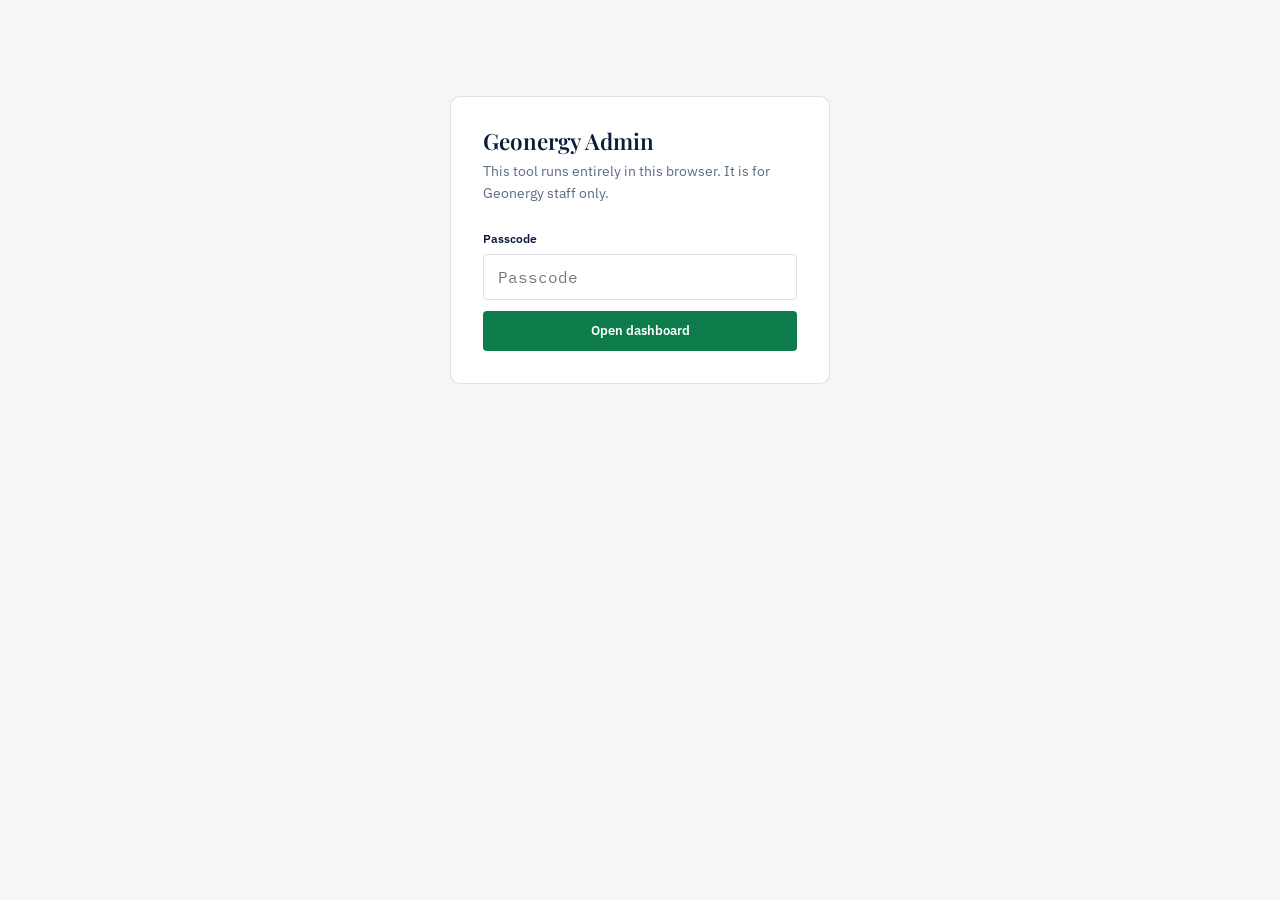
<file: admin.html>
<!DOCTYPE html>
<html lang="en">
<head>
<meta charset="UTF-8">
<meta name="viewport" content="width=device-width, initial-scale=1.0">
<meta name="robots" content="noindex, nofollow">
<title>Geonergy Admin</title>
<link rel="preconnect" href="https://fonts.googleapis.com">
<link rel="preconnect" href="https://fonts.gstatic.com" crossorigin>
<link href="https://fonts.googleapis.com/css2?family=Playfair+Display:wght@600&family=IBM+Plex+Sans:wght@400;500;600&family=IBM+Plex+Mono:wght@400;500;600&display=swap" rel="stylesheet">
<link rel="stylesheet" href="assets/geonergy.css">
<style>
  :root { --green: #0E7C4A; --amber-bg: #FFF6E5; --amber-line: #E8B45C; --danger: #B3261E; }
  body { background: var(--off-white); }
  .admin-bar { background: var(--navy); color: var(--text-on-navy); padding: var(--space-3) 0; }
  .admin-bar .container { display: flex; align-items: center; justify-content: space-between; gap: var(--space-3); flex-wrap: wrap; }
  .admin-brand { display: flex; align-items: center; gap: 0.7rem; }
  .admin-brand img { height: 24px; }
  .admin-tag { font-family: var(--font-mono); font-size: 0.65rem; letter-spacing: 0.14em; padding: 0.2rem 0.45rem; border: 1px solid var(--border-on-navy); border-radius: var(--radius-sm); color: var(--muted-on-navy); }
  .admin-bar-actions { display: flex; gap: 0.5rem; flex-wrap: wrap; }

  .abtn { font-size: 0.8rem; font-weight: 600; padding: 0.55rem 0.85rem; border-radius: var(--radius-sm); border: 1px solid transparent; cursor: pointer; transition: all 0.15s ease; }
  .abtn-primary { background: var(--green); color: #fff; }
  .abtn-primary:hover { background: #0B6B3F; }
  .abtn-ghost { background: transparent; border-color: var(--border-on-navy); color: var(--text-on-navy); }
  .abtn-ghost:hover { border-color: var(--muted-on-navy); }
  .abtn-light { background: var(--white); border-color: var(--border-on-white); color: var(--text-on-white); }
  .abtn-light:hover { border-color: var(--muted-on-white); }

  .admin-main { padding: var(--space-4) 0 var(--space-7); }

  .warn-box { background: var(--amber-bg); border: 1px solid var(--amber-line); border-radius: var(--radius-md); padding: var(--space-3); margin-bottom: var(--space-4); font-size: 0.87rem; line-height: 1.6; }
  .warn-box h2 { font-family: var(--font-body); font-size: 0.95rem; font-weight: 600; margin-bottom: 0.4rem; }
  .warn-box code { font-family: var(--font-mono); font-size: 0.85em; background: rgba(0,0,0,0.06); padding: 0.1rem 0.3rem; border-radius: 3px; }

  .gate { max-width: 380px; margin: var(--space-7) auto; background: var(--white); border: 1px solid var(--border-on-white); border-radius: var(--radius-md); padding: var(--space-4); }
  .gate h1 { font-size: 1.4rem; margin-bottom: 0.4rem; }
  .gate p { font-size: 0.85rem; color: var(--muted-on-white); margin-bottom: var(--space-3); line-height: 1.6; }
  .gate label { font-size: 0.78rem; font-weight: 600; display: block; margin-bottom: 0.35rem; }
  .gate input { width: 100%; padding: 0.75rem 0.85rem; border: 1px solid var(--border-on-white); border-radius: var(--radius-sm); font-family: var(--font-mono); font-size: 1rem; margin-bottom: 0.7rem; }
  .gate input:focus { outline: 2px solid var(--green); outline-offset: -1px; }
  .gate .abtn { width: 100%; }
  .gate-error { color: var(--danger); font-size: 0.8rem; margin-top: 0.6rem; }

  .toolbar { display: flex; gap: 0.6rem; align-items: center; flex-wrap: wrap; margin-bottom: var(--space-3); }
  .toolbar input[type="search"] { flex: 1; min-width: 180px; padding: 0.6rem 0.8rem; border: 1px solid var(--border-on-white); border-radius: var(--radius-sm); font-size: 0.9rem; background: var(--white); }
  .count-pill { font-family: var(--font-mono); font-size: 0.75rem; color: var(--muted-on-white); }

  .admin-table-wrap { overflow-x: auto; background: var(--white); border: 1px solid var(--border-on-white); border-radius: var(--radius-md); }
  table.admin-table { width: 100%; border-collapse: collapse; font-size: 0.87rem; min-width: 620px; }
  .admin-table th, .admin-table td { text-align: left; padding: 0.7rem 0.85rem; border-bottom: 1px solid var(--border-on-white); vertical-align: middle; }
  .admin-table th { font-family: var(--font-mono); font-size: 0.68rem; letter-spacing: 0.08em; text-transform: uppercase; color: var(--muted-on-white); background: var(--off-white); }
  .admin-table tr:last-child td { border-bottom: none; }
  .admin-table td.num { font-family: var(--font-mono); font-variant-numeric: tabular-nums; white-space: nowrap; }
  .price-set { color: var(--green); font-weight: 600; }
  .price-unset { color: var(--muted-on-white); font-style: italic; }
  .thumb { width: 48px; height: 36px; object-fit: cover; border-radius: 3px; display: block; background: var(--navy-2); }
  .thumb-ph { width: 48px; height: 36px; border-radius: 3px; background: var(--navy); color: #fff; display: flex; align-items: center; justify-content: center; font-family: var(--font-mono); font-size: 0.6rem; }
  .row-actions { display: flex; gap: 0.35rem; white-space: nowrap; }
  .row-actions button { font-size: 0.75rem; padding: 0.35rem 0.55rem; border-radius: 4px; border: 1px solid var(--border-on-white); background: var(--white); color: var(--muted-on-white); }
  .row-actions button:hover { color: var(--text-on-white); border-color: var(--muted-on-white); }
  .row-actions button.del:hover { color: var(--danger); border-color: var(--danger); }

  dialog.edit { border: none; border-radius: var(--radius-md); padding: 0; margin: auto; max-width: 620px; width: calc(100% - 2rem); background: var(--white); }
  dialog.edit::backdrop { background: rgba(11,29,58,0.55); }
  .edit-head { padding: var(--space-3) var(--space-4); border-bottom: 1px solid var(--border-on-white); display: flex; justify-content: space-between; align-items: center; }
  .edit-head h2 { font-size: 1.15rem; }
  .edit-body { padding: var(--space-3) var(--space-4); max-height: 66vh; overflow-y: auto; }
  .edit-foot { padding: var(--space-3) var(--space-4); border-top: 1px solid var(--border-on-white); background: var(--off-white); display: flex; justify-content: flex-end; gap: 0.6rem; }
  .f-row { display: grid; grid-template-columns: 1fr 1fr; gap: 0.8rem; }
  @media (max-width: 560px) { .f-row { grid-template-columns: 1fr; } }
  .f { margin-bottom: 0.85rem; }
  .f label { display: block; font-size: 0.78rem; font-weight: 600; margin-bottom: 0.35rem; }
  .f input, .f textarea { width: 100%; padding: 0.6rem 0.7rem; border: 1px solid var(--border-on-white); border-radius: var(--radius-sm); font-family: inherit; font-size: 0.9rem; }
  .f textarea { resize: vertical; min-height: 72px; font-family: var(--font-mono); font-size: 0.82rem; line-height: 1.5; }
  .f input:focus, .f textarea:focus { outline: 2px solid var(--green); outline-offset: -1px; }
  .f small { display: block; font-size: 0.73rem; color: var(--muted-on-white); margin-top: 0.3rem; line-height: 1.45; }
  .f-price input { border-color: var(--amber-line); background: var(--amber-bg); font-family: var(--font-mono); font-weight: 600; }
  .f-check { display: flex; align-items: center; gap: 0.5rem; }
  .f-check input { width: auto; }

  .toast { position: fixed; left: 50%; bottom: 24px; transform: translateX(-50%); background: var(--navy); color: #fff; padding: 0.7rem 1.1rem; border-radius: var(--radius-sm); font-size: 0.85rem; z-index: 50; box-shadow: 0 8px 24px rgba(0,0,0,0.25); }
</style>
</head>
<body>

<div class="gate" id="gate">
  <h1>Geonergy Admin</h1>
  <p>This tool runs entirely in this browser. It is for Geonergy staff only.</p>
  <label for="gatePass">Passcode</label>
  <input type="password" id="gatePass" autocomplete="current-password" placeholder="Passcode">
  <button class="abtn abtn-primary" id="gateGo">Open dashboard</button>
  <p class="gate-error" id="gateError" hidden>That passcode is not right.</p>
</div>

<div id="app" hidden>

  <div class="admin-bar">
    <div class="container">
      <div class="admin-brand">
        <img src="assets/logo-light.png" alt="Geonergy">
        <span class="admin-tag">ADMIN</span>
      </div>
      <div class="admin-bar-actions">
        <button class="abtn abtn-ghost" id="btnLoadPublic">Load live catalogue</button>
        <button class="abtn abtn-ghost" id="btnImport">Import backup</button>
        <button class="abtn abtn-ghost" id="btnBackup">Save private backup</button>
        <button class="abtn abtn-primary" id="btnPublish">Publish catalogue</button>
      </div>
    </div>
  </div>

  <main class="admin-main">
    <div class="container">

      <div class="warn-box">
        <h2>Read this once, before you put real prices in.</h2>
        <p>This dashboard has no server behind it, so the passcode is a latch on a door,
        not a lock. Anyone who opens this page's source can read past it.
        What actually keeps your prices private is different, and stronger:
        <strong>prices are never published.</strong> They are saved only in this browser,
        on this device. <code>Publish catalogue</code> writes a <code>products.json</code>
        with every price stripped out, and that stripped file is the only thing
        customers ever download.</p>
        <p style="margin-top:0.6rem">Two things follow from that. Use
        <code>Save private backup</code> regularly, because clearing your browser data
        wipes the prices. And if you want real logins, several staff accounts, or edits
        that show on the site without publishing a file, that needs a small backend.
        The README explains that upgrade.</p>
      </div>

      <div class="toolbar">
        <input type="search" id="search" placeholder="Search systems…" aria-label="Search systems">
        <span class="count-pill" id="countPill"></span>
        <button class="abtn abtn-light" id="btnAdd">+ Add system</button>
      </div>

      <div class="admin-table-wrap">
        <table class="admin-table">
          <thead>
            <tr>
              <th scope="col">Image</th>
              <th scope="col">System</th>
              <th scope="col">kVA</th>
              <th scope="col">Price (private)</th>
              <th scope="col">Shown</th>
              <th scope="col"><span class="sr-only">Actions</span></th>
            </tr>
          </thead>
          <tbody id="rows"></tbody>
        </table>
      </div>
    </div>
  </main>
</div>

<dialog class="edit" id="editDlg">
  <div class="edit-head">
    <h2 id="editTitle">Edit system</h2>
    <button type="button" class="abtn abtn-light" id="editCancelX" aria-label="Close">&times;</button>
  </div>
  <div class="edit-body">
    <div class="f-row">
      <div class="f"><label for="fName">Name</label><input id="fName" required></div>
      <div class="f"><label for="fKva">Size in kVA</label><input id="fKva" type="number" step="0.1" min="0.1" required></div>
    </div>
    <div class="f"><label for="fTagline">One-line description</label><input id="fTagline"></div>

    <div class="f f-price">
      <label for="fPrice">Price in Naira — private, never published</label>
      <input id="fPrice" type="number" min="0" step="1000" placeholder="e.g. 1850000">
      <small>Stays on this device. Stripped out of the published catalogue. Leave empty if you quote per site.</small>
    </div>

    <div class="f">
      <label for="fImage">Image path</label>
      <input id="fImage" placeholder="assets/products/6kva.jpg">
      <small>Put the photo in <code>assets/products/</code> and write the path here. Leave empty to show the kVA placeholder tile.</small>
    </div>

    <div class="f">
      <label for="fPowers">What it can power — one per line</label>
      <textarea id="fPowers"></textarea>
    </div>

    <div class="f">
      <label for="fSpecs">Specification — one per line, as Label: value</label>
      <textarea id="fSpecs"></textarea>
    </div>

    <div class="f">
      <label for="fInstall">Installation notes</label>
      <textarea id="fInstall" style="min-height:56px"></textarea>
    </div>

    <div class="f f-check">
      <input type="checkbox" id="fFeatured">
      <label for="fFeatured" style="margin:0">Mark as popular in the store</label>
    </div>
  </div>
  <div class="edit-foot">
    <button type="button" class="abtn abtn-light" id="editCancel">Cancel</button>
    <button type="button" class="abtn abtn-primary" id="editSave">Save</button>
  </div>
</dialog>

<input type="file" id="fileInput" accept="application/json" hidden>

<script>
(() => {
  'use strict';

  // =================================================================
  // GEONERGY ADMIN
  //
  // An honest description of what this is:
  //
  //   This is a static site. There is no server, so there is no real
  //   authentication available here. PASSCODE below is a deterrent
  //   against a casual visitor and nothing more - it sits in source
  //   that anyone can read.
  //
  //   Privacy of prices does NOT rest on that passcode. It rests on
  //   prices never leaving this device: the catalogue published to the
  //   website is generated with every price removed. That property
  //   holds whether or not somebody gets past the gate.
  //
  //   Change PASSCODE before use. For real auth, see the README.
  // =================================================================
  const PASSCODE = 'geonergy2026';

  const STORE_KEY = 'geonergy.admin.catalogue.v1';
  const SESSION_KEY = 'geonergy.admin.open';

  // This tool is not deployed to the website, so it is normally opened
  // straight from disk. A file:// page cannot fetch a sibling file, so
  // we try the relative path first (works when served locally) and then
  // fall back to the live site, which sends permissive CORS headers.
  const PUBLIC_URLS = [
    'assets/products.json',
    'https://udochukwuiwuamalam-web.github.io/-geonergy-site-/assets/products.json'
  ];

  const $ = id => document.getElementById(id);
  let items = [];
  let editingId = null;

  const naira = new Intl.NumberFormat('en-NG', { style: 'currency', currency: 'NGN', maximumFractionDigits: 0 });

  function esc(s) {
    return String(s == null ? '' : s).replace(/[&<>"']/g, c => (
      { '&': '&amp;', '<': '&lt;', '>': '&gt;', '"': '&quot;', "'": '&#39;' }[c]
    ));
  }

  function toast(msg) {
    const t = document.createElement('div');
    t.className = 'toast';
    t.textContent = msg;
    document.body.appendChild(t);
    setTimeout(() => t.remove(), 2800);
  }

  // ---- Storage ----------------------------------------------------
  function save() {
    try {
      localStorage.setItem(STORE_KEY, JSON.stringify({ updated: new Date().toISOString(), products: items }));
    } catch (err) {
      toast('Could not save. Browser storage may be full or blocked.');
    }
  }

  function load() {
    try {
      const raw = localStorage.getItem(STORE_KEY);
      if (!raw) return false;
      const data = JSON.parse(raw);
      items = Array.isArray(data.products) ? data.products : [];
      return true;
    } catch (err) { return false; }
  }

  async function fetchCatalogue() {
    for (const url of PUBLIC_URLS) {
      try {
        const res = await fetch(url, { cache: 'no-cache' });
        if (!res.ok) continue;
        const data = await res.json();
        if (Array.isArray(data.products)) return data.products;
      } catch (err) { /* try the next source */ }
    }
    return null;
  }

  async function loadPublic(announce) {
    const incoming = await fetchCatalogue();
    if (!incoming) {
      if (announce) toast('Could not reach the catalogue. Import a backup instead.');
      else showEmptyHelp();
      return;
    }
    // Keep prices already held locally for ids that match.
    const priceById = {};
    items.forEach(p => { if (p.price != null) priceById[p.id] = p.price; });
    items = incoming.map(p => {
      const copy = Object.assign({}, p);
      if (priceById[p.id] != null) copy.price = priceById[p.id];
      return copy;
    });
    save(); render();
    if (announce) toast('Loaded ' + items.length + ' systems from the live catalogue.');
  }

  function showEmptyHelp() {
    $('rows').innerHTML =
      '<tr><td colspan="6" style="padding:2rem;text-align:center;color:var(--muted-on-white);line-height:1.7">' +
      '<strong style="color:var(--text-on-white)">Nothing loaded yet.</strong><br>' +
      'This happens the first time you open the file directly and the site is not reachable.<br>' +
      'Use <em>Import backup</em> if you have one, or serve the folder locally with ' +
      '<code>python3 -m http.server 8000</code> and open ' +
      '<code>http://localhost:8000/admin.html</code>.' +
      '</td></tr>';
  }

  // ---- Render -----------------------------------------------------
  function thumb(p) {
    if (p.image) return '<img class="thumb" src="' + esc(p.image) + '" alt="">';
    return '<div class="thumb-ph">' + esc(p.kva) + '</div>';
  }

  function render() {
    const q = ($('search').value || '').trim().toLowerCase();
    const list = items
      .filter(p => !q || (p.name || '').toLowerCase().indexOf(q) >= 0 || String(p.kva).indexOf(q) >= 0)
      .sort((a, b) => a.kva - b.kva);

    $('rows').innerHTML = list.map(p => '' +
      '<tr>' +
        '<td>' + thumb(p) + '</td>' +
        '<td><strong>' + esc(p.name) + '</strong><br><span style="color:var(--muted-on-white);font-size:0.8rem">' + esc(p.tagline || '') + '</span></td>' +
        '<td class="num">' + esc(p.kva) + '</td>' +
        '<td class="num">' + (p.price != null && p.price !== ''
            ? '<span class="price-set">' + naira.format(Number(p.price)) + '</span>'
            : '<span class="price-unset">not set</span>') + '</td>' +
        '<td>' + (p.featured ? 'Popular' : 'Listed') + '</td>' +
        '<td><div class="row-actions">' +
          '<button data-edit="' + esc(p.id) + '">Edit</button>' +
          '<button class="del" data-del="' + esc(p.id) + '">Delete</button>' +
        '</div></td>' +
      '</tr>').join('');

    const withPrice = items.filter(p => p.price != null && p.price !== '').length;
    $('countPill').textContent = items.length + ' systems · ' + withPrice + ' priced';
  }

  // ---- Edit -------------------------------------------------------
  function openEdit(id) {
    editingId = id;
    const p = id ? items.find(x => x.id === id) : null;
    $('editTitle').textContent = p ? 'Edit system' : 'Add system';
    $('fName').value = p ? (p.name || '') : '';
    $('fKva').value = p ? p.kva : '';
    $('fTagline').value = p ? (p.tagline || '') : '';
    $('fPrice').value = p && p.price != null ? p.price : '';
    $('fImage').value = p ? (p.image || '') : '';
    $('fPowers').value = p ? (p.powers || []).join('\n') : '';
    $('fSpecs').value = p ? Object.keys(p.specs || {}).map(k => k + ': ' + p.specs[k]).join('\n') : '';
    $('fInstall').value = p ? (p.install || '') : '';
    $('fFeatured').checked = !!(p && p.featured);
    $('editDlg').showModal();
  }

  function slugFor(kva) {
    const base = 'sys-' + String(kva).replace('.', '-');
    let id = base, n = 2;
    while (items.some(p => p.id === id && p.id !== editingId)) { id = base + '-' + n; n++; }
    return id;
  }

  function saveEdit() {
    const name = $('fName').value.trim();
    const kva = parseFloat($('fKva').value);
    if (!name) { toast('Give the system a name.'); return; }
    if (!isFinite(kva) || kva <= 0) { toast('Enter the size in kVA.'); return; }

    const specs = {};
    $('fSpecs').value.split('\n').forEach(line => {
      const i = line.indexOf(':');
      if (i > 0) specs[line.slice(0, i).trim()] = line.slice(i + 1).trim();
    });

    const priceRaw = $('fPrice').value.trim();
    const rec = {
      id: editingId || slugFor(kva),
      kva: kva,
      name: name,
      tagline: $('fTagline').value.trim(),
      image: $('fImage').value.trim(),
      powers: $('fPowers').value.split('\n').map(s => s.trim()).filter(Boolean),
      specs: specs,
      install: $('fInstall').value.trim(),
      featured: $('fFeatured').checked,
      price: priceRaw === '' ? null : Number(priceRaw)
    };

    const wasEditing = !!editingId;
    if (wasEditing) {
      const i = items.findIndex(p => p.id === editingId);
      items[i] = rec;
    } else {
      items.push(rec);
    }
    save(); render();
    $('editDlg').close();
    toast(wasEditing ? 'Saved.' : 'Added.');
    editingId = null;
  }

  // ---- Export -----------------------------------------------------
  function download(filename, text) {
    const blob = new Blob([text], { type: 'application/json' });
    const url = URL.createObjectURL(blob);
    const a = document.createElement('a');
    a.href = url; a.download = filename;
    document.body.appendChild(a); a.click();
    document.body.removeChild(a);
    setTimeout(() => URL.revokeObjectURL(url), 1000);
  }

  function publish() {
    // Strip every price before the file is allowed to leave this device.
    const clean = items
      .slice()
      .sort((a, b) => a.kva - b.kva)
      .map(p => {
        const c = Object.assign({}, p);
        delete c.price;
        delete c.cost;
        return c;
      });
    const payload = {
      _comment: 'PUBLIC catalogue. Generated by admin.html with all prices removed. Safe to upload.',
      updated: new Date().toISOString().slice(0, 10),
      products: clean
    };
    const text = JSON.stringify(payload, null, 2);
    if (/"price"|"cost"/.test(text)) {          // belt and braces
      toast('Stopped: a price survived the strip. Nothing was downloaded.');
      return;
    }
    download('products.json', text);
    toast('Downloaded products.json with no prices. Upload it to assets/.');
  }

  function backup() {
    const payload = {
      _comment: 'PRIVATE backup. CONTAINS PRICES. Do not upload this to the website.',
      updated: new Date().toISOString(),
      products: items
    };
    const stamp = new Date().toISOString().slice(0, 10);
    download('geonergy-private-backup-' + stamp + '.json', JSON.stringify(payload, null, 2));
    toast('Private backup saved. Keep it off the website.');
  }

  function importBackup(file) {
    const reader = new FileReader();
    reader.onload = () => {
      try {
        const data = JSON.parse(String(reader.result));
        if (!Array.isArray(data.products)) throw new Error('no products array');
        items = data.products;
        save(); render();
        toast('Imported ' + items.length + ' systems.');
      } catch (err) {
        toast('That file could not be read as a catalogue.');
      }
    };
    reader.readAsText(file);
  }

  // ---- Gate -------------------------------------------------------
  function unlock() {
    $('gate').hidden = true;
    $('app').hidden = false;
    if (!load()) loadPublic(false);
    else render();
  }

  function initGate() {
    if (sessionStorage.getItem(SESSION_KEY) === '1') { unlock(); return; }
    $('gateGo').addEventListener('click', () => {
      if ($('gatePass').value === PASSCODE) {
        sessionStorage.setItem(SESSION_KEY, '1');
        unlock();
      } else {
        $('gateError').hidden = false;
      }
    });
    $('gatePass').addEventListener('keydown', e => { if (e.key === 'Enter') $('gateGo').click(); });
  }

  // ---- Wiring -----------------------------------------------------
  function init() {
    initGate();

    $('btnAdd').addEventListener('click', () => openEdit(null));
    $('btnPublish').addEventListener('click', publish);
    $('btnBackup').addEventListener('click', backup);
    $('btnLoadPublic').addEventListener('click', () => {
      if (confirm('Replace the list here with what is live on the site?\n\nPrices you have already entered are kept for systems that match.')) {
        loadPublic(true);
      }
    });
    $('btnImport').addEventListener('click', () => $('fileInput').click());
    $('fileInput').addEventListener('change', e => {
      if (e.target.files && e.target.files[0]) importBackup(e.target.files[0]);
      e.target.value = '';
    });

    $('search').addEventListener('input', render);

    $('rows').addEventListener('click', e => {
      const ed = e.target.closest('[data-edit]');
      const del = e.target.closest('[data-del]');
      if (ed) openEdit(ed.dataset.edit);
      if (del) {
        const p = items.find(x => x.id === del.dataset.del);
        if (p && confirm('Delete "' + p.name + '"? This cannot be undone.')) {
          items = items.filter(x => x.id !== del.dataset.del);
          save(); render(); toast('Deleted.');
        }
      }
    });

    $('editSave').addEventListener('click', saveEdit);
    $('editCancel').addEventListener('click', () => { $('editDlg').close(); editingId = null; });
    $('editCancelX').addEventListener('click', () => { $('editDlg').close(); editingId = null; });
  }

  if (document.readyState === 'loading') document.addEventListener('DOMContentLoaded', init);
  else init();
})();
</script>

</body>
</html>
</file>
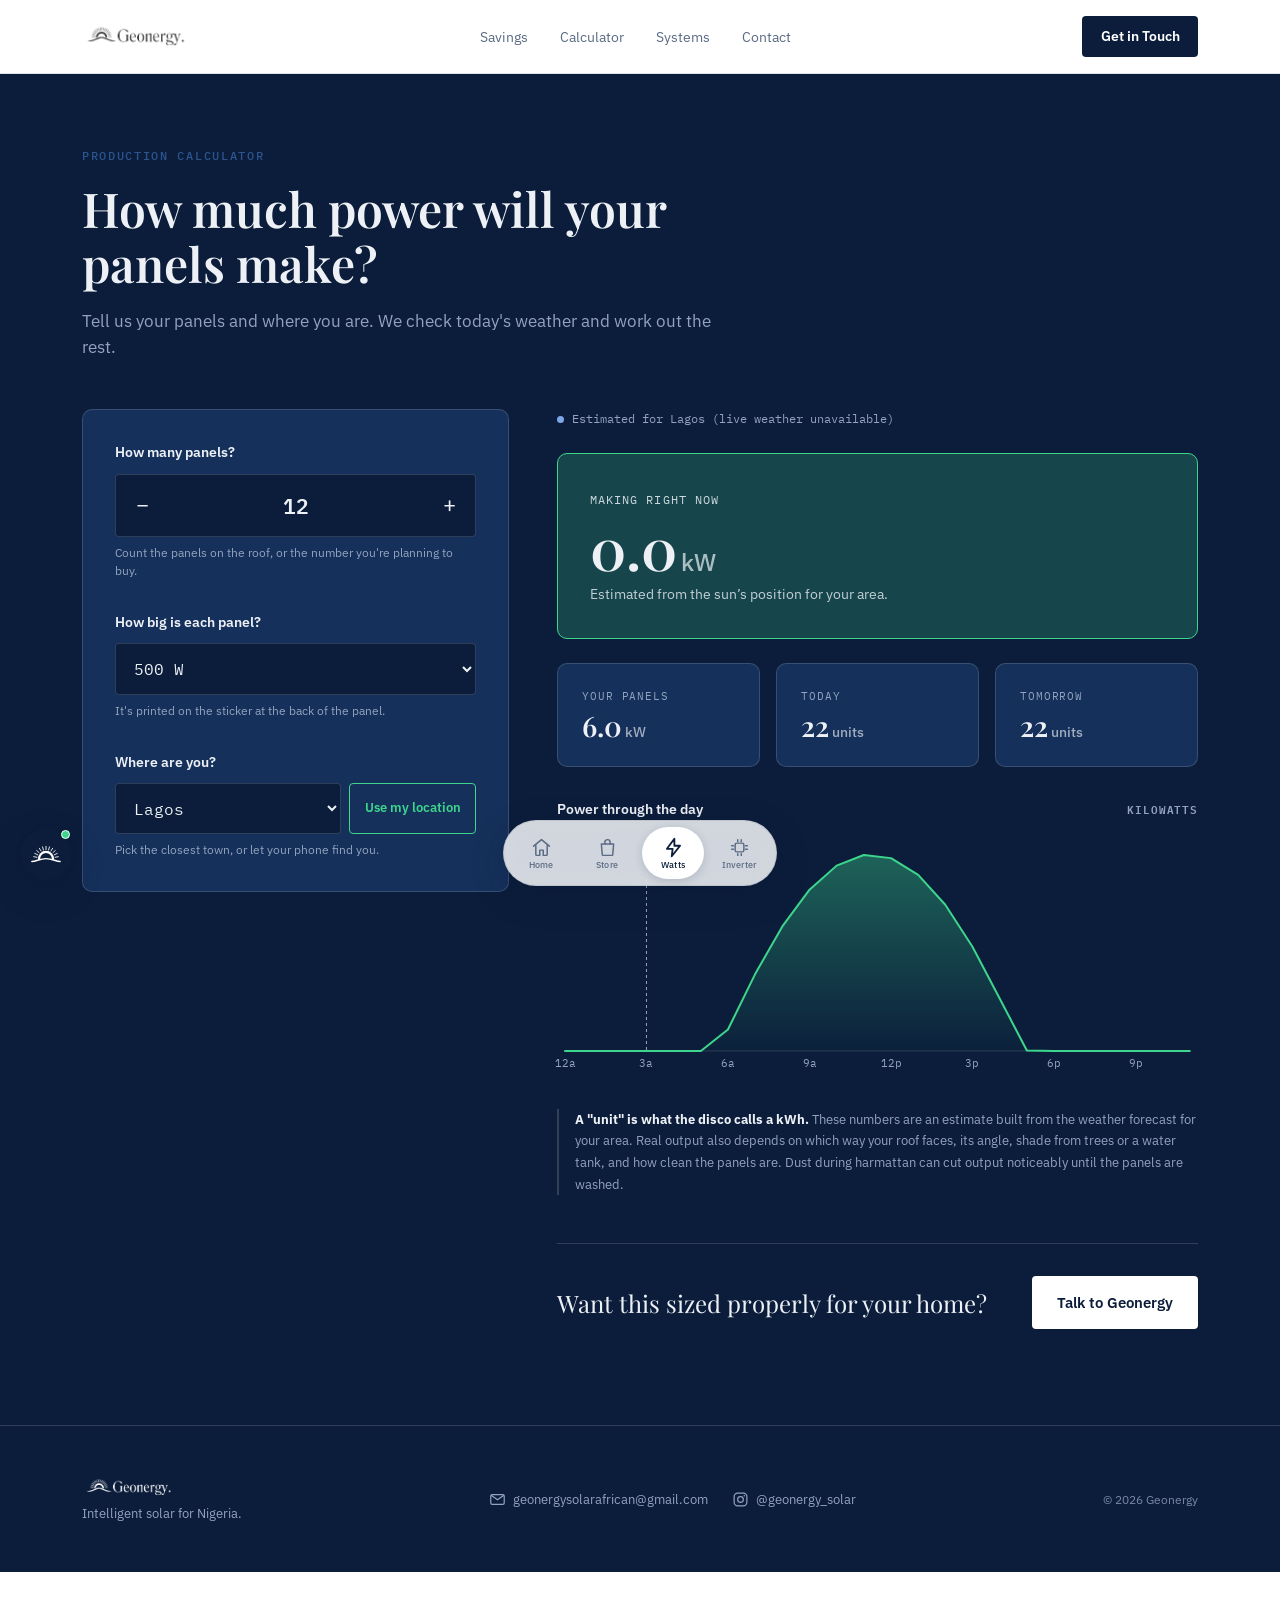
<file: calculator.html>
<!DOCTYPE html>
<html lang="en">
<head>
<meta charset="UTF-8">
<meta name="viewport" content="width=device-width, initial-scale=1.0">
<title>Solar Production Calculator — Geonergy</title>
<meta name="description" content="See how much power your solar panels can make today, using live weather for your location.">
<link rel="preconnect" href="https://fonts.googleapis.com">
<link rel="preconnect" href="https://fonts.gstatic.com" crossorigin>
<link href="https://fonts.googleapis.com/css2?family=Playfair+Display:ital,wght@0,500;0,600;0,700;1,500&family=IBM+Plex+Sans:wght@400;500;600&family=IBM+Plex+Mono:wght@400;500;600&display=swap" rel="stylesheet">
<link rel="stylesheet" href="assets/geonergy.css">
<style>
  .calc-main { background: var(--navy); color: var(--text-on-navy); min-height: 70vh; padding: var(--space-6) 0 var(--space-7); --green: #3DD68C; --green-dim: rgba(61,214,140,0.22); }
  .calc-head { max-width: 640px; margin-bottom: var(--space-5); }
  .calc-head h1 { font-size: clamp(1.9rem, 4.6vw, 3rem); margin-bottom: var(--space-2); }
  .calc-head p { color: var(--muted-on-navy); font-size: 1.05rem; }

  .calc-grid { display: grid; grid-template-columns: 0.8fr 1.2fr; gap: var(--space-5); align-items: start; }
  @media (max-width: 900px) { .calc-grid { grid-template-columns: 1fr; gap: var(--space-4); } }

  .calc-card { background: var(--navy-2); border: 1px solid var(--border-on-navy); border-radius: var(--radius-md); padding: var(--space-4); }
  .calc-field { margin-bottom: var(--space-4); }
  .calc-field:last-child { margin-bottom: 0; }
  .calc-label { display: block; font-size: 0.85rem; font-weight: 600; margin-bottom: 0.6rem; }
  .calc-hint { font-size: 0.75rem; color: var(--muted-on-navy); margin-top: 0.45rem; line-height: 1.5; }

  .stepper { display: flex; align-items: stretch; border: 1px solid var(--border-on-navy); border-radius: var(--radius-sm); overflow: hidden; background: var(--navy); }
  .stepper button {
    width: 52px; flex: none; color: var(--text-on-navy); font-size: 1.35rem; line-height: 1;
    background: transparent; transition: background 0.15s ease;
  }
  .stepper button:hover:not(:disabled) { background: var(--navy-3); }
  .stepper button:disabled { opacity: 0.3; cursor: not-allowed; }
  .stepper button:focus-visible { outline: 2px solid var(--green); outline-offset: -2px; }
  .stepper input {
    flex: 1; min-width: 0; text-align: center; background: transparent; border: none; outline: none;
    color: var(--text-on-navy); font-family: var(--font-mono); font-size: 1.3rem; font-weight: 600;
    padding: 0.85rem 0.25rem; -moz-appearance: textfield;
  }
  .stepper input::-webkit-outer-spin-button, .stepper input::-webkit-inner-spin-button { -webkit-appearance: none; margin: 0; }

  .calc-select {
    width: 100%; padding: 0.85rem 0.9rem; border-radius: var(--radius-sm);
    background: var(--navy); border: 1px solid var(--border-on-navy); color: var(--text-on-navy);
    font-family: var(--font-mono); font-size: 1rem; cursor: pointer;
  }
  .calc-select:focus-visible { outline: 2px solid var(--green); outline-offset: -1px; }
  .calc-select option { background: var(--navy-2); color: var(--text-on-navy); }

  .loc-row { display: flex; gap: 0.5rem; align-items: stretch; }
  .loc-row .calc-select { flex: 1; }
  .loc-btn {
    flex: none; padding: 0 0.9rem; border-radius: var(--radius-sm); white-space: nowrap;
    border: 1px solid var(--green); color: var(--green); background: transparent;
    font-size: 0.8rem; font-weight: 600; transition: all 0.15s ease;
  }
  .loc-btn:hover { background: var(--green-dim); }
  .loc-btn:disabled { opacity: 0.5; cursor: wait; }

  .calc-status { display: flex; align-items: center; gap: 0.5rem; font-size: 0.78rem; color: var(--muted-on-navy); margin-bottom: var(--space-3); font-family: var(--font-mono); }
  .calc-dot { width: 7px; height: 7px; border-radius: 50%; background: var(--green); flex: none; }
  .calc-dot.warn { background: var(--accent-on-navy); }

  .hero-figure { margin: 0 0 var(--space-3); padding: var(--space-4); border-radius: var(--radius-md); background: var(--green-dim); border: 1px solid var(--green); }
  .hero-figure-label { font-family: var(--font-mono); font-size: 0.72rem; letter-spacing: 0.09em; text-transform: uppercase; color: var(--text-on-navy); opacity: 0.85; }
  .hero-figure-value { font-family: var(--font-display); font-size: clamp(2.4rem, 8vw, 3.6rem); font-weight: 600; line-height: 1.05; margin-top: 0.35rem; font-variant-numeric: tabular-nums; }
  .hero-figure-unit { font-family: var(--font-body); font-size: 0.42em; font-weight: 500; opacity: 0.7; margin-left: 0.25rem; }
  .hero-figure-sub { font-size: 0.85rem; color: var(--text-on-navy); opacity: 0.8; margin-top: 0.4rem; }

  .stat-row { display: grid; grid-template-columns: repeat(3, 1fr); gap: var(--space-2); margin-bottom: var(--space-4); }
  @media (max-width: 560px) { .stat-row { grid-template-columns: 1fr; } }
  .stat { padding: var(--space-3); border: 1px solid var(--border-on-navy); border-radius: var(--radius-md); background: var(--navy-2); }
  .stat-label { display: block; font-family: var(--font-mono); font-size: 0.68rem; letter-spacing: 0.08em; text-transform: uppercase; color: var(--muted-on-navy); margin-bottom: 0.35rem; }
  .stat-value { display: block; font-family: var(--font-display); font-size: 1.75rem; font-weight: 600; line-height: 1.1; font-variant-numeric: tabular-nums; }
  .stat-unit { font-family: var(--font-body); font-size: 0.5em; font-weight: 500; opacity: 0.65; margin-left: 0.2rem; }

  .chart-figure { margin: 0; }
  .chart-title { display: flex; align-items: baseline; justify-content: space-between; gap: 1rem; font-size: 0.85rem; font-weight: 600; margin-bottom: var(--space-2); }
  .chart-unit { font-family: var(--font-mono); font-size: 0.68rem; letter-spacing: 0.08em; color: var(--muted-on-navy); text-transform: uppercase; }
  .chart-wrap { position: relative; }
  .prod-chart { display: block; width: 100%; height: 240px; overflow: visible; }
  @media (max-width: 600px) { .prod-chart { height: 200px; } }
  .pc-grid-line { stroke: var(--border-on-navy); stroke-width: 1; }
  .pc-area { fill: url(#pcFade); }
  .pc-line { fill: none; stroke: var(--green); stroke-width: 2; stroke-linejoin: round; stroke-linecap: round; }
  .pc-now { stroke: var(--white); stroke-width: 1; stroke-dasharray: 3 3; opacity: 0.6; }
  .pc-dot { fill: var(--green); stroke: var(--navy); stroke-width: 2; }
  .pc-axis-label { fill: var(--muted-on-navy); font-family: var(--font-mono); font-size: 11px; }
  .pc-tip {
    position: absolute; z-index: 3; pointer-events: none; transform: translate(-50%, -115%);
    background: var(--white); color: var(--navy); padding: 0.45rem 0.65rem; border-radius: var(--radius-sm);
    font-family: var(--font-mono); font-size: 0.75rem; white-space: nowrap; box-shadow: 0 6px 18px rgba(0,0,0,0.3);
  }
  .pc-tip strong { display: block; font-size: 0.68rem; font-weight: 500; opacity: 0.65; }

  .calc-note { margin-top: var(--space-4); font-size: 0.82rem; line-height: 1.65; color: var(--muted-on-navy); border-left: 2px solid var(--border-on-navy); padding-left: var(--space-2); }
  .calc-note strong { color: var(--text-on-navy); }
  .calc-cta { margin-top: var(--space-5); padding-top: var(--space-4); border-top: 1px solid var(--border-on-navy); display: flex; align-items: center; justify-content: space-between; gap: var(--space-3); flex-wrap: wrap; }
  .calc-cta p { font-family: var(--font-display); font-size: clamp(1.1rem, 2.6vw, 1.5rem); margin: 0; }
  .calc-main .btn-primary { background: var(--white); color: var(--navy); }
  .calc-main .btn-primary:hover { background: var(--off-white); }
</style>
<link rel="stylesheet" href="assets/dock.css">
<link rel="stylesheet" href="assets/assistant.css">
<link rel="stylesheet" href="assets/motion.css">
<script src="assets/weather-api.js" defer></script>
</head>
<body>

<header class="nav">
  <div class="container">
    <a href="index.html"><img src="assets/logo-dark.png" alt="Geonergy" class="nav-logo-img"></a>
    <nav class="nav-links" id="navLinks">
      <a href="index.html#savings">Savings</a>
      <a href="calculator.html">Calculator</a>
      <a href="store.html">Systems</a>
      <a href="index.html#contact">Contact</a>
    </nav>
    <div class="nav-right">
      <a href="index.html#contact" class="nav-cta">Get in Touch</a>
      <button class="nav-toggle" id="navToggle" aria-label="Toggle menu">☰</button>
    </div>
  </div>
</header>

<main class="calc-main">
  <div class="container">

    <div class="calc-head">
      <span class="eyebrow">Production Calculator</span>
      <h1>How much power will your panels make?</h1>
      <p>Tell us your panels and where you are. We check today's weather and work out the rest.</p>
    </div>

    <div class="calc-grid">

      <div class="calc-card">
        <div class="calc-field">
          <label class="calc-label" for="pcPanels">How many panels?</label>
          <div class="stepper">
            <button type="button" id="pcPanelsDown" aria-label="One fewer panel">&minus;</button>
            <input type="number" id="pcPanels" value="12" min="1" max="200" step="1"
                   inputmode="numeric" aria-label="Number of panels">
            <button type="button" id="pcPanelsUp" aria-label="One more panel">+</button>
          </div>
          <p class="calc-hint">Count the panels on the roof, or the number you're planning to buy.</p>
        </div>

        <div class="calc-field">
          <label class="calc-label" for="pcWatts">How big is each panel?</label>
          <select class="calc-select" id="pcWatts">
            <option value="300">300 W</option>
            <option value="350">350 W</option>
            <option value="400">400 W</option>
            <option value="450">450 W</option>
            <option value="500" selected>500 W</option>
            <option value="550">550 W</option>
            <option value="600">600 W</option>
          </select>
          <p class="calc-hint">It's printed on the sticker at the back of the panel.</p>
        </div>

        <div class="calc-field">
          <label class="calc-label" for="pcCity">Where are you?</label>
          <div class="loc-row">
            <select class="calc-select" id="pcCity"></select>
            <button type="button" class="loc-btn" id="pcGps">Use my location</button>
          </div>
          <p class="calc-hint" id="pcLocHint">Pick the closest town, or let your phone find you.</p>
        </div>
      </div>

      <div>
        <div class="calc-status">
          <span class="calc-dot" id="pcDot"></span>
          <span id="pcStatus">Loading today's weather&hellip;</span>
        </div>

        <figure class="hero-figure">
          <span class="hero-figure-label">Making right now</span>
          <div class="hero-figure-value"><span id="pcNow" data-m-count>0.0</span><span class="hero-figure-unit">kW</span></div>
          <p class="hero-figure-sub" id="pcNowSub">Checking the sky&hellip;</p>
        </figure>

        <div class="stat-row">
          <div class="stat">
            <span class="stat-label">Your panels</span>
            <span class="stat-value"><span id="pcCapacity" data-m-count>6.0</span><span class="stat-unit">kW</span></span>
          </div>
          <div class="stat">
            <span class="stat-label">Today</span>
            <span class="stat-value"><span id="pcToday" data-m-count="int">0</span><span class="stat-unit">units</span></span>
          </div>
          <div class="stat">
            <span class="stat-label">Tomorrow</span>
            <span class="stat-value"><span id="pcTomorrow" data-m-count="int">0</span><span class="stat-unit">units</span></span>
          </div>
        </div>

        <figure class="chart-figure">
          <figcaption class="chart-title">
            Power through the day
            <span class="chart-unit">Kilowatts</span>
          </figcaption>
          <div class="chart-wrap">
            <svg class="prod-chart" id="pcChart" data-motion-enter="fade" viewBox="0 0 720 240" preserveAspectRatio="xMidYMid meet"
                 role="img" aria-labelledby="pcChartDesc">
              <desc id="pcChartDesc">Estimated solar power through today.</desc>
            </svg>
            <div class="pc-tip" id="pcTip" hidden></div>
          </div>
        </figure>

        <p class="calc-note">
          <strong>A "unit" is what the disco calls a kWh.</strong> These numbers are an
          estimate built from the weather forecast for your area. Real output also depends
          on which way your roof faces, its angle, shade from trees or a water tank, and
          how clean the panels are. Dust during harmattan can cut output noticeably until
          the panels are washed.
        </p>

        <div class="calc-cta">
          <p>Want this sized properly for your home?</p>
          <a href="index.html#contact" class="btn btn-primary">Talk to Geonergy</a>
        </div>
      </div>

    </div>
  </div>
</main>

<footer class="footer">
  <div class="container">
    <div>
      <img src="assets/logo-light.png" alt="Geonergy" class="footer-logo-img">
      <div class="footer-tagline">Intelligent solar for Nigeria.</div>
    </div>
    <div class="footer-links">
      <a class="footer-social" href="mailto:geonergysolarafrican@gmail.com"><svg viewBox="0 0 24 24" fill="none" stroke="currentColor" stroke-width="1.7" stroke-linecap="round" stroke-linejoin="round" aria-hidden="true"><rect x="2.5" y="5" width="19" height="14" rx="2"/><path d="m3.5 6.5 8.5 6 8.5-6"/></svg><span>geonergysolarafrican@gmail.com</span></a>
      <a class="footer-social" href="https://instagram.com/geonergy_solar" target="_blank" rel="noopener noreferrer"><svg viewBox="0 0 24 24" fill="none" stroke="currentColor" stroke-width="1.7" stroke-linecap="round" stroke-linejoin="round" aria-hidden="true"><rect x="3" y="3" width="18" height="18" rx="5"/><circle cx="12" cy="12" r="4"/><circle cx="17.4" cy="6.6" r="1.1" fill="currentColor" stroke="none"/></svg><span>@geonergy_solar</span></a>
    </div>
    <div class="footer-copy">&copy; <span id="yr"></span> Geonergy</div>
  </div>
</footer>

<script>
(() => {
  'use strict';

  // -----------------------------------------------------------------
  // SOLAR PRODUCTION CALCULATOR
  //
  // Live weather comes from Open-Meteo on Geonergy's commercial plan; the
  // endpoint and key are set once in assets/weather-api.js.
  // If that call fails (offline, blocked, API down) we fall back to a
  // clear-sky model computed from the sun's position, and say so in
  // the status line rather than passing the estimate off as live data.
  // -----------------------------------------------------------------

  const CITIES = [
    ['Lagos', 6.5244, 3.3792], ['Abuja', 9.0765, 7.3986], ['Kano', 12.0022, 8.5920],
    ['Port Harcourt', 4.8156, 7.0498], ['Ibadan', 7.3775, 3.9470], ['Kaduna', 10.5105, 7.4165],
    ['Benin City', 6.3350, 5.6037], ['Enugu', 6.4413, 7.4988], ['Jos', 9.8965, 8.8583],
    ['Maiduguri', 11.8311, 13.1510], ['Calabar', 4.9517, 8.3220], ['Ilorin', 8.4966, 4.5426],
    ['Owerri', 5.4836, 7.0333], ['Uyo', 5.0377, 7.9128], ['Abeokuta', 7.1475, 3.3619],
    ['Warri', 5.5160, 5.7500], ['Sokoto', 13.0059, 5.2476], ['Yola', 9.2035, 12.4954]
  ];

  // System losses before temperature: wiring, inverter, soiling, mismatch.
  const BASE_PERFORMANCE = 0.86;
  const TEMP_COEFF = -0.0038;        // per degree C above 25 at the cell
  const NOCT_RISE = 25;              // cell above air at 800 W/m2

  const state = {
    panels: 12, watts: 500,
    lat: 6.5244, lon: 3.3792, place: 'Lagos',
    today: [], tomorrow: [],
    todayKwh: 0, tomorrowKwh: 0, nowKw: 0,
    live: false, cloud: null
  };

  const $ = id => document.getElementById(id);
  const clamp = (v, lo, hi) => Math.min(hi, Math.max(lo, v));

  // ---- Sun position (simplified NOAA) -----------------------------
  function clearSkyGHI(date, lat, lon) {
    const start = new Date(date.getFullYear(), 0, 0);
    const dayOfYear = Math.floor((date - start) / 86400000);
    const decl = 23.45 * Math.sin(2 * Math.PI * (284 + dayOfYear) / 365) * Math.PI / 180;
    const utcHours = date.getUTCHours() + date.getUTCMinutes() / 60;
    const solarTime = utcHours + lon / 15;
    const hourAngle = (solarTime - 12) * 15 * Math.PI / 180;
    const latRad = lat * Math.PI / 180;
    const sinAlt = Math.sin(latRad) * Math.sin(decl) +
                   Math.cos(latRad) * Math.cos(decl) * Math.cos(hourAngle);
    if (sinAlt <= 0.02) return 0;
    return Math.max(0, 1098 * sinAlt * Math.exp(-0.057 / sinAlt));
  }

  const capacityKw = () => state.panels * state.watts / 1000;

  function ghiToKw(ghi, airTempC) {
    if (!(ghi > 0)) return 0;
    const cellT = (airTempC == null ? 30 : airTempC) + (ghi / 800) * NOCT_RISE;
    const tempFactor = 1 + TEMP_COEFF * (cellT - 25);
    return capacityKw() * (ghi / 1000) * BASE_PERFORMANCE * Math.max(0.6, tempFactor);
  }

  // ---- Weather ----------------------------------------------------
  async function loadWeather() {
    const url = window.GeonergyWeather.forecastUrl({
      latitude: state.lat.toFixed(4),
      longitude: state.lon.toFixed(4),
      hourly: 'shortwave_radiation,cloud_cover,temperature_2m',
      forecast_days: 2,
      timezone: 'auto'
    });
    const ctrl = new AbortController();
    const timer = setTimeout(() => ctrl.abort(), 9000);
    try {
      const res = await fetch(url, { signal: ctrl.signal });
      clearTimeout(timer);
      if (!res.ok) throw new Error('HTTP ' + res.status);
      const data = await res.json();
      const h = data && data.hourly;
      if (!h || !Array.isArray(h.time) || !Array.isArray(h.shortwave_radiation)) {
        throw new Error('unexpected response shape');
      }
      return { live: true, time: h.time, ghi: h.shortwave_radiation,
               cloud: h.cloud_cover || [], temp: h.temperature_2m || [] };
    } catch (err) {
      clearTimeout(timer);
      return { live: false };
    }
  }

  function pad2(n) { return n < 10 ? '0' + n : String(n); }

  function buildFromLive(w) {
    const now = new Date();
    const todayStr = now.getFullYear() + '-' + pad2(now.getMonth() + 1) + '-' + pad2(now.getDate());
    const today = [], tomorrow = [];
    w.time.forEach((iso, i) => {
      const ghi = Number(w.ghi[i]) || 0;
      const temp = w.temp.length ? Number(w.temp[i]) : null;
      const row = { hour: Number(iso.slice(11, 13)), ghi: ghi, temp: temp, kw: 0 };
      (iso.slice(0, 10) === todayStr ? today : tomorrow).push(row);
    });
    if (!today.length) {                      // feed's local day differs; split in half
      const mid = Math.floor(w.time.length / 2);
      w.time.forEach((iso, i) => {
        const row = { hour: Number(iso.slice(11, 13)),
                      ghi: Number(w.ghi[i]) || 0,
                      temp: w.temp.length ? Number(w.temp[i]) : null, kw: 0 };
        (i < mid ? today : tomorrow).push(row);
      });
    }
    const nowRowIdx = today.findIndex(r => r.hour === now.getHours());
    if (nowRowIdx >= 0 && w.cloud.length > nowRowIdx) state.cloud = Number(w.cloud[nowRowIdx]);
    return { today: today, tomorrow: tomorrow };
  }

  function buildFromModel() {
    const mk = dayOffset => {
      const out = [];
      const base = new Date();
      base.setDate(base.getDate() + dayOffset);
      for (let h = 0; h < 24; h++) {
        const d = new Date(base.getFullYear(), base.getMonth(), base.getDate(), h, 30);
        // 0.72 of clear-sky: a deliberately conservative "typical" sky.
        // Better to under-promise here than to quote a number the roof
        // never hits, and this path only runs when live data is missing.
        const ghi = clearSkyGHI(d, state.lat, state.lon) * 0.72;
        out.push({ hour: h, ghi: ghi, temp: null, kw: 0 });
      }
      return out;
    };
    state.cloud = null;
    return { today: mk(0), tomorrow: mk(1) };
  }

  // Recompute kW from stored irradiance. Called whenever panel count or
  // wattage changes, so changing the system size never needs a refetch.
  function applyCapacity() {
    state.today.forEach(r => { r.kw = ghiToKw(r.ghi, r.temp); });
    state.tomorrow.forEach(r => { r.kw = ghiToKw(r.ghi, r.temp); });
    state.todayKwh = state.today.reduce((a, r) => a + r.kw, 0);      // 1 sample/hour = kWh
    state.tomorrowKwh = state.tomorrow.reduce((a, r) => a + r.kw, 0);
    const nowRow = state.today.find(r => r.hour === new Date().getHours());
    state.nowKw = nowRow ? nowRow.kw : 0;
  }

  function describeSky() {
    if (!state.live) return 'Estimated from the sun’s position for your area.';
    if (state.cloud == null) return 'Using the live forecast for your area.';
    if (state.cloud < 20) return 'Clear skies over ' + state.place + ' right now.';
    if (state.cloud < 55) return 'Some cloud over ' + state.place + ' right now.';
    if (state.cloud < 80) return 'Cloudy over ' + state.place + ' right now.';
    return 'Heavy cloud over ' + state.place + ' right now.';
  }

  // ---- Chart ------------------------------------------------------
  function renderChart() {
    const svg = $('pcChart');
    const wrap = svg.parentElement;
    const W = Math.max(280, Math.round(wrap.clientWidth));
    const H = svg.clientHeight || 240;
    const padL = 8, padR = 8, padTop = 18, padBottom = 26;
    const plotW = W - padL - padR, plotH = H - padTop - padBottom;
    const rows = state.today;
    if (rows.length < 2) return;

    const peak = Math.max.apply(null, rows.map(r => r.kw).concat([0.001]));
    const x = i => padL + (i / (rows.length - 1)) * plotW;
    const y = kw => padTop + plotH - (kw / peak) * plotH;

    let line = '', area = 'M ' + x(0).toFixed(1) + ' ' + (padTop + plotH).toFixed(1);
    rows.forEach((r, i) => {
      const px = x(i).toFixed(1), py = y(r.kw).toFixed(1);
      line += (i === 0 ? 'M ' : ' L ') + px + ' ' + py;
      area += ' L ' + px + ' ' + py;
    });
    area += ' L ' + x(rows.length - 1).toFixed(1) + ' ' + (padTop + plotH).toFixed(1) + ' Z';

    const parts = [
      '<defs><linearGradient id="pcFade" x1="0" y1="0" x2="0" y2="1">' +
      '<stop offset="0%" stop-color="#3DD68C" stop-opacity="0.38"/>' +
      '<stop offset="100%" stop-color="#3DD68C" stop-opacity="0.02"/></linearGradient></defs>',
      '<line class="pc-grid-line" x1="' + padL + '" y1="' + (padTop + plotH) + '" x2="' + (W - padR) + '" y2="' + (padTop + plotH) + '"></line>',
      '<path class="pc-area" d="' + area + '"></path>',
      '<path class="pc-line" d="' + line + '"></path>'
    ];

    const nowIdx = rows.findIndex(r => r.hour === new Date().getHours());
    if (nowIdx >= 0) {
      parts.push('<line class="pc-now" x1="' + x(nowIdx).toFixed(1) + '" y1="' + padTop +
                 '" x2="' + x(nowIdx).toFixed(1) + '" y2="' + (padTop + plotH).toFixed(1) + '"></line>');
      if (rows[nowIdx].kw > 0) {
        parts.push('<circle class="pc-dot" cx="' + x(nowIdx).toFixed(1) + '" cy="' +
                   y(rows[nowIdx].kw).toFixed(1) + '" r="4.5"></circle>');
      }
    }

    const every = W < 480 ? 6 : 3;
    rows.forEach((r, i) => {
      if (r.hour % every === 0) {
        const label = r.hour === 0 ? '12a' : r.hour === 12 ? '12p'
                    : (r.hour % 12) + (r.hour < 12 ? 'a' : 'p');
        parts.push('<text class="pc-axis-label" text-anchor="middle" x="' + x(i).toFixed(1) +
                   '" y="' + (padTop + plotH + 16).toFixed(1) + '">' + label + '</text>');
      }
    });

    svg.setAttribute('viewBox', '0 0 ' + W + ' ' + H);
    svg.innerHTML = '<desc id="pcChartDesc">Estimated solar power through today, peaking near ' +
                    peak.toFixed(1) + ' kilowatts.</desc>' + parts.join('');
  }

  function bindChartHover() {
    const svg = $('pcChart'), tip = $('pcTip'), wrap = svg.parentElement;
    function at(evt) {
      const rows = state.today;
      if (rows.length < 2) return;
      const rect = svg.getBoundingClientRect();
      const clientX = evt.touches ? evt.touches[0].clientX : evt.clientX;
      const frac = clamp((clientX - rect.left) / rect.width, 0, 1);
      const r = rows[Math.round(frac * (rows.length - 1))];
      const label = r.hour === 0 ? '12 midnight' : r.hour === 12 ? '12 noon'
                  : (r.hour % 12 || 12) + (r.hour < 12 ? 'am' : 'pm');
      tip.hidden = false;
      tip.innerHTML = '<strong>' + label + '</strong>' + r.kw.toFixed(1) + ' kW';
      const wr = wrap.getBoundingClientRect();
      tip.style.left = (rect.left - wr.left + frac * rect.width) + 'px';
      tip.style.top = (rect.top - wr.top + 18) + 'px';
    }
    svg.addEventListener('mousemove', at);
    svg.addEventListener('touchmove', at, { passive: true });
    svg.addEventListener('mouseleave', () => { tip.hidden = true; });
    svg.addEventListener('touchend', () => { tip.hidden = true; });
  }

  // ---- Paint ------------------------------------------------------
  function paint() {
    $('pcCapacity').textContent = capacityKw().toFixed(1);
    $('pcNow').textContent = state.nowKw.toFixed(1);
    $('pcToday').textContent = String(Math.round(state.todayKwh));
    $('pcTomorrow').textContent = String(Math.round(state.tomorrowKwh));
    $('pcNowSub').textContent = describeSky();
    $('pcDot').classList.toggle('warn', !state.live);
    $('pcStatus').textContent = state.live
      ? 'Live weather for ' + state.place
      : 'Estimated for ' + state.place + ' (live weather unavailable)';
    renderChart();
  }

  async function refetch() {
    const w = await loadWeather();
    state.live = !!w.live;
    const built = w.live ? buildFromLive(w) : buildFromModel();
    state.today = built.today;
    state.tomorrow = built.tomorrow;
    applyCapacity();
    paint();
  }

  function resize() { applyCapacity(); paint(); }

  // ---- Wiring -----------------------------------------------------
  function init() {
    $('yr').textContent = String(new Date().getFullYear());

    const sel = $('pcCity');
    CITIES.forEach((c, i) => {
      const o = document.createElement('option');
      o.value = String(i); o.textContent = c[0];
      sel.appendChild(o);
    });
    sel.value = '0';

    const panels = $('pcPanels');
    function sync() {
      const n = clamp(parseInt(panels.value, 10) || 1, 1, 200);
      panels.value = String(n);
      state.panels = n;
      $('pcPanelsDown').disabled = n <= 1;
      $('pcPanelsUp').disabled = n >= 200;
    }
    $('pcPanelsUp').addEventListener('click', () => {
      panels.value = String((parseInt(panels.value, 10) || 0) + 1); sync(); resize();
    });
    $('pcPanelsDown').addEventListener('click', () => {
      panels.value = String((parseInt(panels.value, 10) || 2) - 1); sync(); resize();
    });
    panels.addEventListener('input', () => { sync(); resize(); });

    $('pcWatts').addEventListener('change', e => {
      state.watts = Number(e.target.value); resize();
    });

    sel.addEventListener('change', e => {
      const c = CITIES[Number(e.target.value)];
      state.place = c[0]; state.lat = c[1]; state.lon = c[2];
      $('pcStatus').textContent = 'Checking the weather in ' + c[0] + '…';
      refetch();
    });

    $('pcGps').addEventListener('click', () => {
      const btn = $('pcGps');
      if (!navigator.geolocation) {
        $('pcLocHint').textContent = 'This browser can’t share your location. Pick the closest town instead.';
        return;
      }
      btn.disabled = true; btn.textContent = 'Finding…';
      navigator.geolocation.getCurrentPosition(pos => {
        state.lat = pos.coords.latitude;
        state.lon = pos.coords.longitude;
        let best = CITIES[0], bestD = Infinity;
        CITIES.forEach(c => {
          const d = Math.hypot(c[1] - state.lat, c[2] - state.lon);
          if (d < bestD) { bestD = d; best = c; }
        });
        state.place = bestD < 0.75 ? best[0] : 'your location';
        sel.value = String(CITIES.indexOf(best));
        $('pcLocHint').textContent = 'Using your phone’s location.';
        btn.disabled = false; btn.textContent = 'Use my location';
        refetch();
      }, () => {
        $('pcLocHint').textContent = 'Couldn’t get your location. Pick the closest town instead.';
        btn.disabled = false; btn.textContent = 'Use my location';
      }, { timeout: 10000, maximumAge: 600000 });
    });

    const toggle = $('navToggle'), links = $('navLinks');
    if (toggle && links) toggle.addEventListener('click', () => links.classList.toggle('open'));

    let rt;
    window.addEventListener('resize', () => { clearTimeout(rt); rt = setTimeout(renderChart, 150); });

    sync();
    bindChartHover();
    refetch();
  }

  if (document.readyState === 'loading') document.addEventListener('DOMContentLoaded', init);
  else init();
})();
</script>

<nav class="dock" aria-label="Quick navigation">
  <a class="dock-item" href="index.html"><svg viewBox="0 0 24 24" fill="none" stroke="currentColor" stroke-width="1.7" stroke-linecap="round" stroke-linejoin="round" aria-hidden="true"><path d="M3 10.5 12 3l9 7.5"/><path d="M5.5 9.5V20a1 1 0 0 0 1 1H10v-6h4v6h3.5a1 1 0 0 0 1-1V9.5"/></svg><span class="dock-label">Home</span></a>
  <a class="dock-item" href="store.html"><svg viewBox="0 0 24 24" fill="none" stroke="currentColor" stroke-width="1.7" stroke-linecap="round" stroke-linejoin="round" aria-hidden="true"><path d="M5 8h14l-1 12a1 1 0 0 1-1 1H7a1 1 0 0 1-1-1L5 8Z"/><path d="M9 8V6a3 3 0 0 1 6 0v2"/></svg><span class="dock-label">Store</span></a>
  <a class="dock-item" href="calculator.html" aria-current="page"><svg viewBox="0 0 24 24" fill="none" stroke="currentColor" stroke-width="1.7" stroke-linecap="round" stroke-linejoin="round" aria-hidden="true"><path d="M13 2 4.5 13.5H11l-1 8.5L19.5 10H13V2Z"/></svg><span class="dock-label">Watts</span></a>
  <a class="dock-item" href="inverter.html"><svg viewBox="0 0 24 24" fill="none" stroke="currentColor" stroke-width="1.7" stroke-linecap="round" stroke-linejoin="round" aria-hidden="true"><rect x="7" y="7" width="10" height="10" rx="2"/><path d="M10 3v2M14 3v2M10 19v2M14 19v2M3 10h2M3 14h2M19 10h2M19 14h2"/></svg><span class="dock-label">Inverter</span></a>
</nav>

<script src="assets/motion.js" defer></script>
<script src="assets/assistant.js" defer></script>
</body>
</html>
</file>
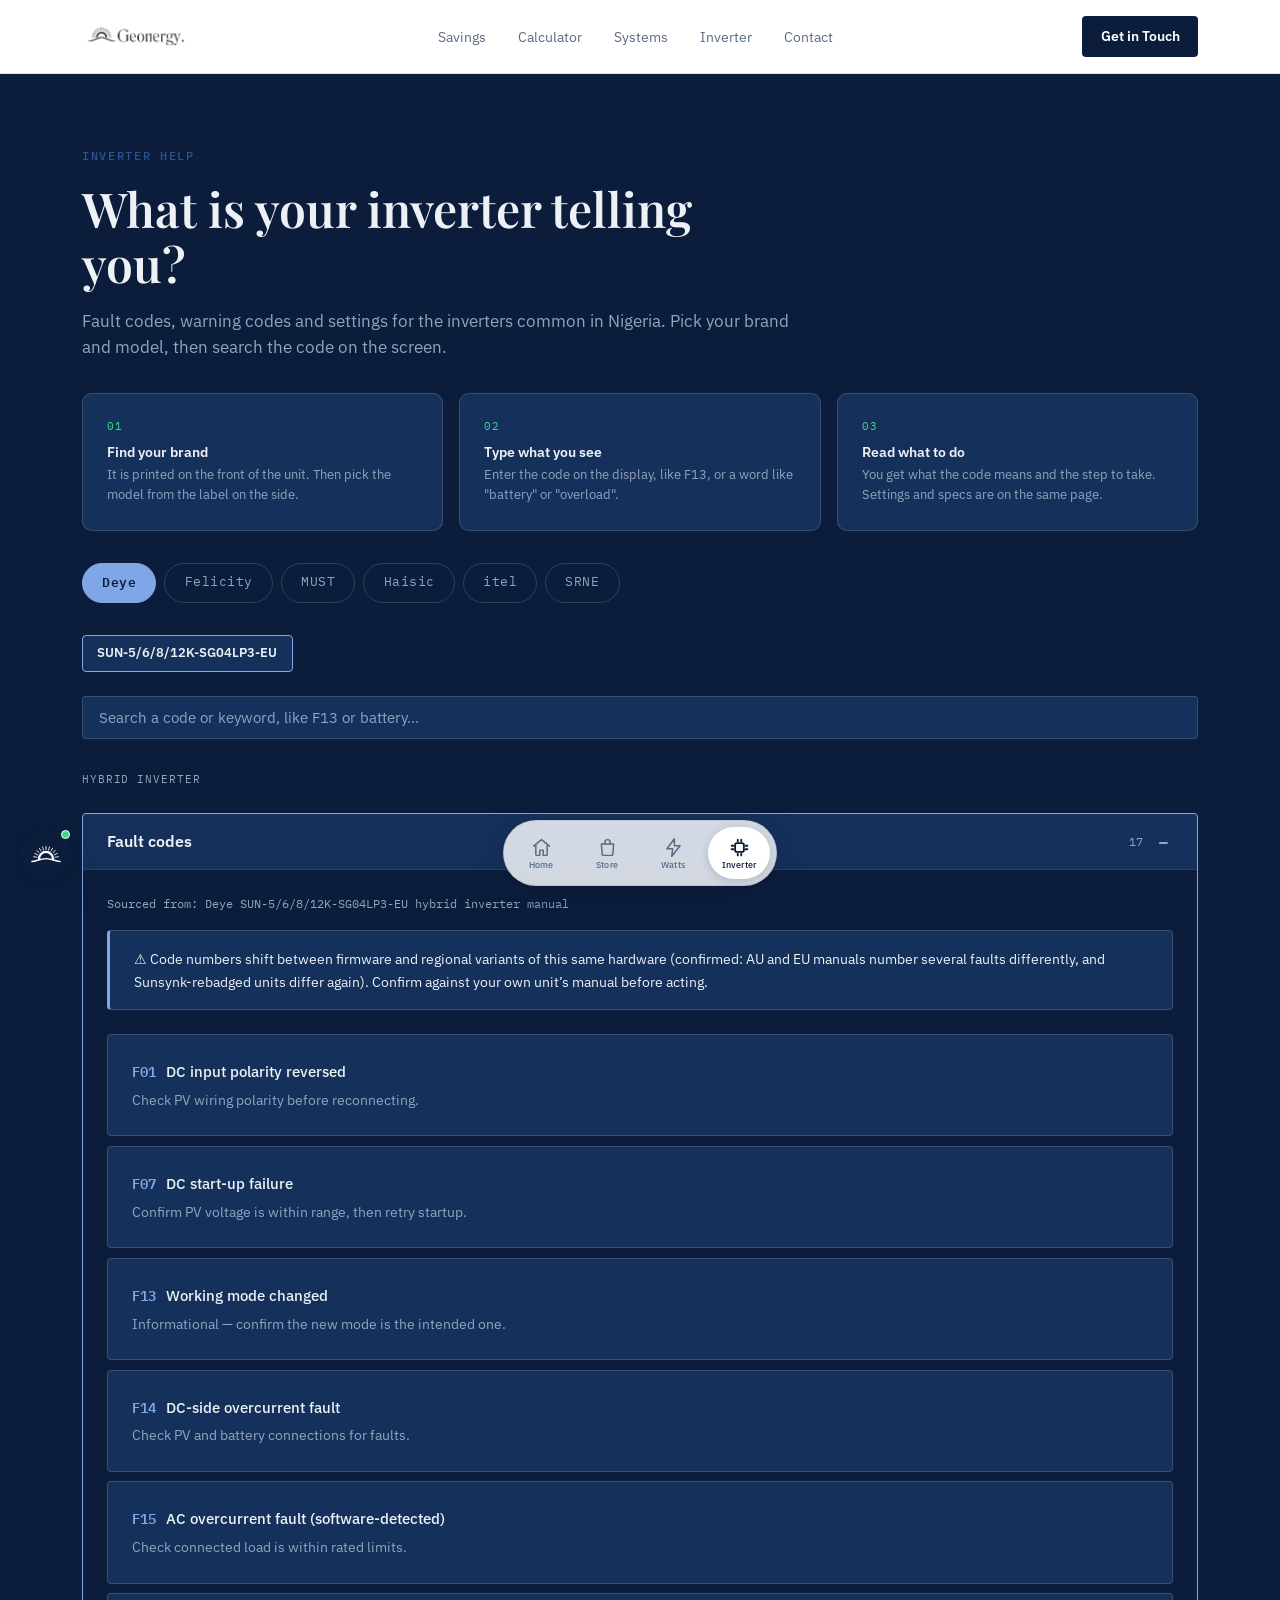
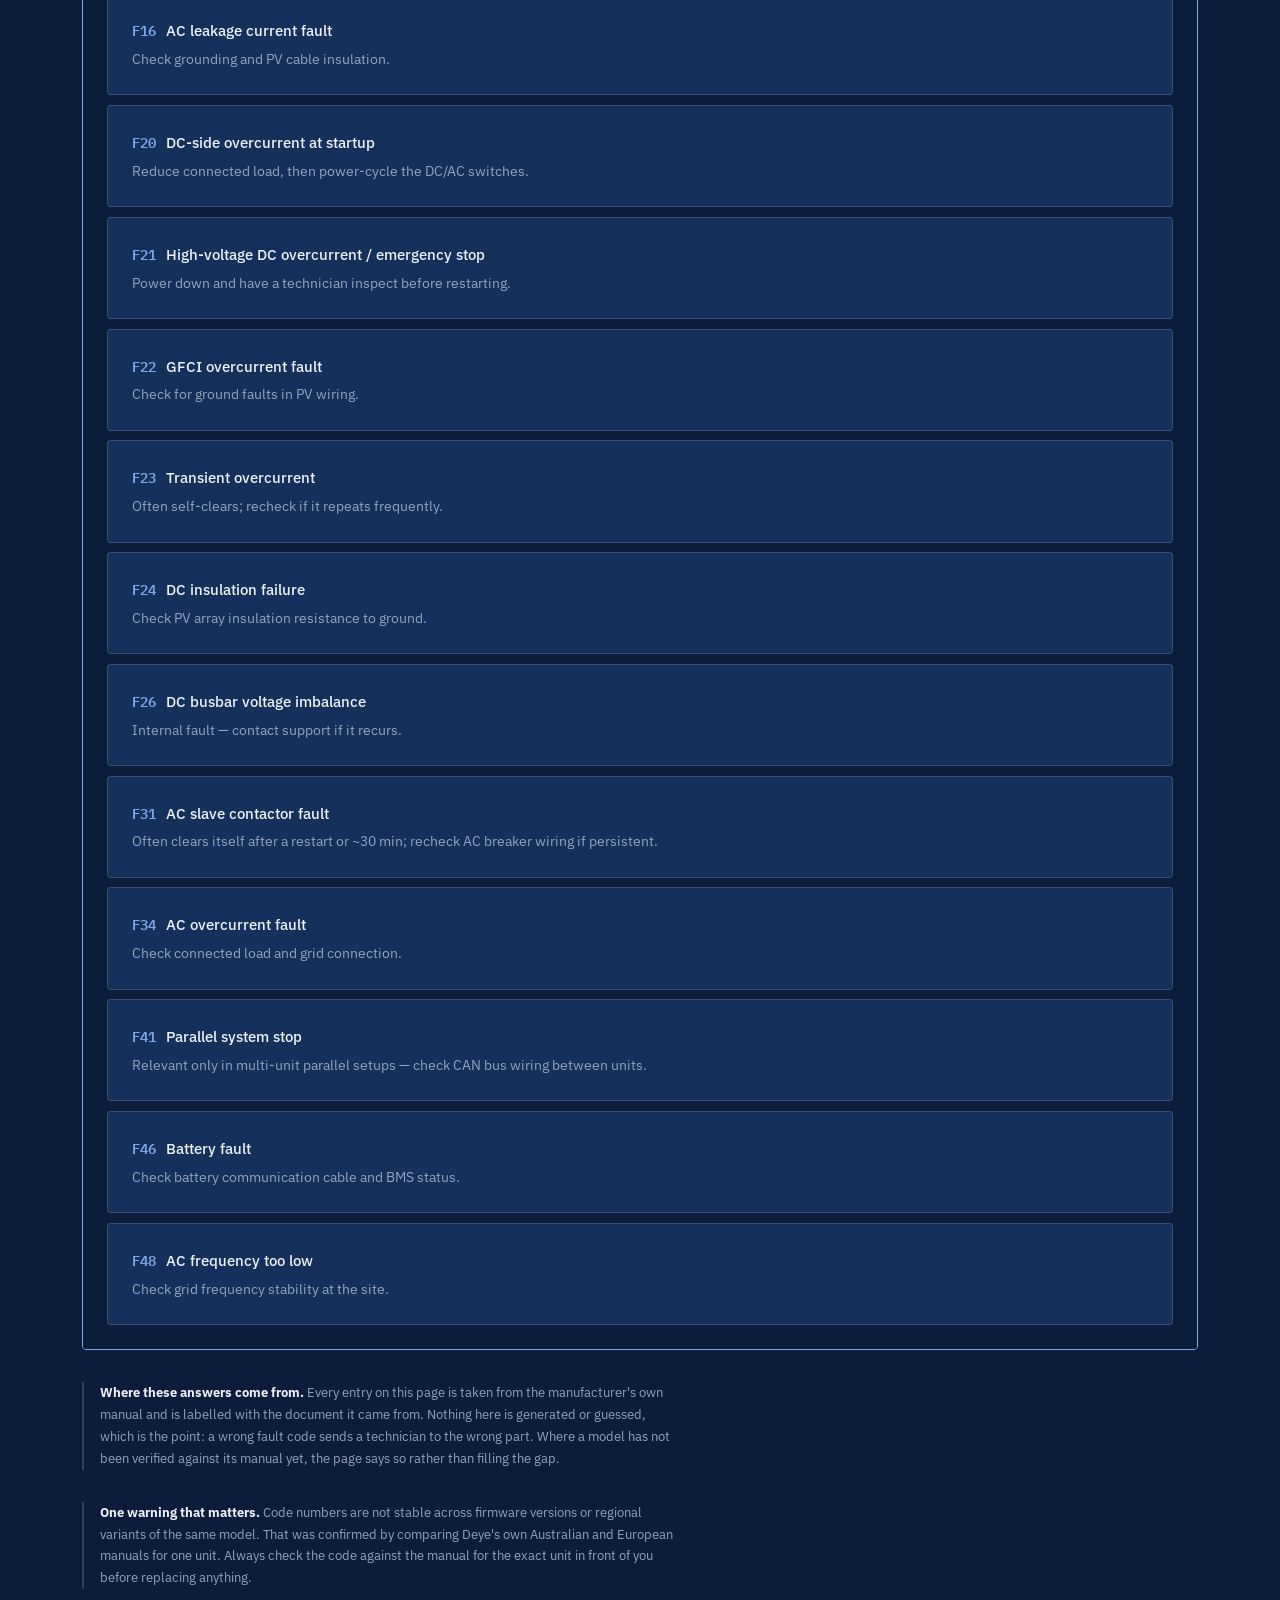
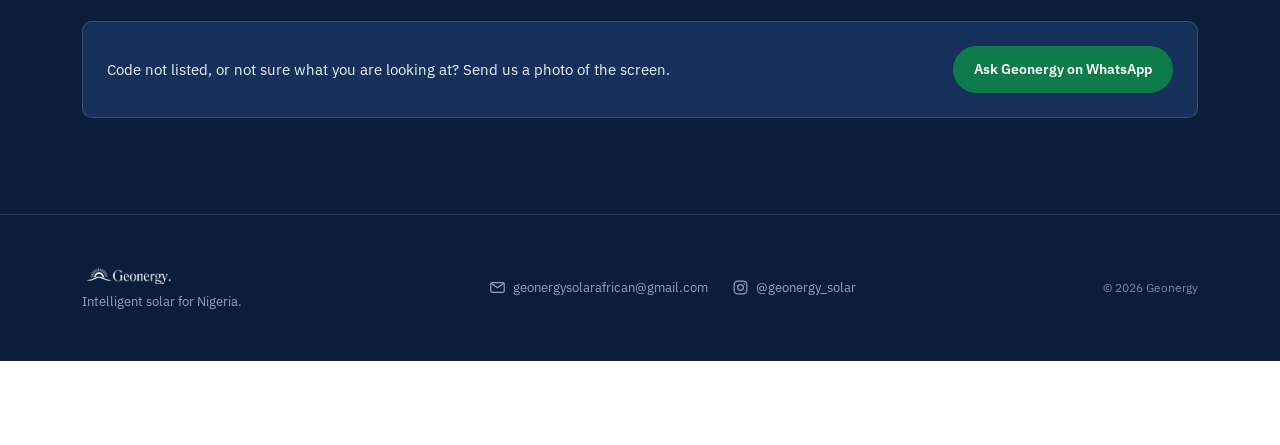
<file: inverter.html>
<!DOCTYPE html>
<html lang="en">
<head>
<meta charset="UTF-8">
<meta name="viewport" content="width=device-width, initial-scale=1.0">
<title>Inverter Help — Geonergy</title>
<meta name="description" content="Look up inverter fault codes, warning codes and settings for Deye, Felicity, MUST, Haisic, itel and SRNE, sourced from the manufacturer manuals.">
<link rel="preconnect" href="https://fonts.googleapis.com">
<link rel="preconnect" href="https://fonts.gstatic.com" crossorigin>
<link href="https://fonts.googleapis.com/css2?family=Playfair+Display:ital,wght@0,500;0,600;0,700;1,500&family=IBM+Plex+Sans:wght@400;500;600&family=IBM+Plex+Mono:wght@400;500;600&display=swap" rel="stylesheet">
<link rel="stylesheet" href="assets/geonergy.css">
<link rel="stylesheet" href="assets/dock.css">
<link rel="stylesheet" href="assets/assistant.css">
<link rel="stylesheet" href="assets/motion.css">
<style>
  .inv-main { background: var(--navy); color: var(--text-on-navy); min-height: 80vh; padding: var(--space-6) 0 var(--space-7); }
  .inv-head { max-width: 720px; margin-bottom: var(--space-4); }
  .inv-head h1 { font-size: clamp(1.9rem, 4.6vw, 3rem); margin-bottom: var(--space-2); }
  .inv-head p { color: var(--muted-on-navy); font-size: 1.05rem; }

  .inv-how { display: grid; grid-template-columns: repeat(3, 1fr); gap: var(--space-2); margin-bottom: var(--space-4); }
  @media (max-width: 720px) { .inv-how { grid-template-columns: 1fr; } }
  .inv-how-card { background: var(--navy-2); border: 1px solid var(--border-on-navy); border-radius: var(--radius-md); padding: var(--space-3); }
  .inv-how-card h2 { font-family: var(--font-body); font-size: 0.9rem; font-weight: 600; margin-bottom: 0.3rem; }
  .inv-how-card p { font-size: 0.82rem; color: var(--muted-on-navy); line-height: 1.55; }
  .inv-how-num { font-family: var(--font-mono); font-size: 0.68rem; letter-spacing: 0.1em; color: #3DD68C; display: block; margin-bottom: 0.5rem; }

  .inv-note {
    font-size: 0.83rem; line-height: 1.65; color: var(--muted-on-navy);
    border-left: 2px solid var(--border-on-navy); padding-left: var(--space-2);
    margin-top: var(--space-4); max-width: 74ch;
  }
  .inv-note strong { color: var(--text-on-navy); }

  .inv-escalate {
    margin-top: var(--space-4); padding: var(--space-3);
    background: var(--navy-2); border: 1px solid var(--border-on-navy); border-radius: var(--radius-md);
    display: flex; align-items: center; justify-content: space-between; gap: var(--space-3); flex-wrap: wrap;
  }
  .inv-escalate p { margin: 0; font-size: 0.95rem; }
  .btn-wa-dark {
    display: inline-flex; align-items: center; justify-content: center;
    background: #0E7C4A; color: #fff; font-weight: 600; font-size: 0.88rem;
    padding: 0.75rem 1.3rem; border-radius: 999px; transition: background 0.15s ease;
  }
  .btn-wa-dark:hover { background: #0B6B3F; }
</style>
</head>
<body>

<header class="nav">
  <div class="container">
    <a href="index.html"><img src="assets/logo-dark.png" alt="Geonergy" class="nav-logo-img"></a>
    <nav class="nav-links" id="navLinks">
      <a href="index.html#savings">Savings</a>
      <a href="calculator.html">Calculator</a>
      <a href="store.html">Systems</a>
      <a href="inverter.html">Inverter</a>
      <a href="index.html#contact">Contact</a>
    </nav>
    <div class="nav-right">
      <a href="index.html#contact" class="nav-cta">Get in Touch</a>
      <button class="nav-toggle" id="navToggle" aria-label="Toggle menu">☰</button>
    </div>
  </div>
</header>

<main class="inv-main">
  <div class="container">

    <div class="inv-head">
      <span class="eyebrow">Inverter Help</span>
      <h1>What is your inverter telling you?</h1>
      <p>Fault codes, warning codes and settings for the inverters common in Nigeria.
         Pick your brand and model, then search the code on the screen.</p>
    </div>

    <div class="inv-how">
      <div class="inv-how-card">
        <span class="inv-how-num">01</span>
        <h2>Find your brand</h2>
        <p>It is printed on the front of the unit. Then pick the model from the label on the side.</p>
      </div>
      <div class="inv-how-card">
        <span class="inv-how-num">02</span>
        <h2>Type what you see</h2>
        <p>Enter the code on the display, like F13, or a word like "battery" or "overload".</p>
      </div>
      <div class="inv-how-card">
        <span class="inv-how-num">03</span>
        <h2>Read what to do</h2>
        <p>You get what the code means and the step to take. Settings and specs are on the same page.</p>
      </div>
    </div>

    <div class="ec-tabs" id="ec-brand-tabs">
      <button type="button" class="ec-tab active" data-brand="deye">Deye</button>
      <button type="button" class="ec-tab" data-brand="felicity">Felicity</button>
      <button type="button" class="ec-tab" data-brand="must">MUST</button>
      <button type="button" class="ec-tab" data-brand="haisic">Haisic</button>
      <button type="button" class="ec-tab" data-brand="itel">itel</button>
      <button type="button" class="ec-tab" data-brand="srne">SRNE</button>
    </div>

    <div class="ec-panel">
      <div class="ec-model-tabs" id="ec-model-tabs" data-motion-enter></div>
      <input type="text" class="ec-search" id="ec-search-input"
             placeholder="Search a code or keyword, like F13 or battery…"
             aria-label="Search fault codes, warning codes and settings">
      <div id="ec-model-view" data-motion-enter></div>
    </div>

    <p class="inv-note">
      <strong>Where these answers come from.</strong> Every entry on this page is taken from
      the manufacturer's own manual and is labelled with the document it came from. Nothing
      here is generated or guessed, which is the point: a wrong fault code sends a technician
      to the wrong part. Where a model has not been verified against its manual yet, the page
      says so rather than filling the gap.
    </p>

    <p class="inv-note">
      <strong>One warning that matters.</strong> Code numbers are not stable across firmware
      versions or regional variants of the same model. That was confirmed by comparing Deye's
      own Australian and European manuals for one unit. Always check the code against the
      manual for the exact unit in front of you before replacing anything.
    </p>

    <div class="inv-escalate">
      <p>Code not listed, or not sure what you are looking at? Send us a photo of the screen.</p>
      <a class="btn-wa-dark" id="invWa" href="#" target="_blank" rel="noopener">Ask Geonergy on WhatsApp</a>
    </div>
  </div>
</main>

<footer class="footer">
  <div class="container">
    <div>
      <img src="assets/logo-light.png" alt="Geonergy" class="footer-logo-img">
      <div class="footer-tagline">Intelligent solar for Nigeria.</div>
    </div>
    <div class="footer-links">
      <a class="footer-social" href="mailto:geonergysolarafrican@gmail.com"><svg viewBox="0 0 24 24" fill="none" stroke="currentColor" stroke-width="1.7" stroke-linecap="round" stroke-linejoin="round" aria-hidden="true"><rect x="2.5" y="5" width="19" height="14" rx="2"/><path d="m3.5 6.5 8.5 6 8.5-6"/></svg><span>geonergysolarafrican@gmail.com</span></a>
      <a class="footer-social" href="https://instagram.com/geonergy_solar" target="_blank" rel="noopener noreferrer"><svg viewBox="0 0 24 24" fill="none" stroke="currentColor" stroke-width="1.7" stroke-linecap="round" stroke-linejoin="round" aria-hidden="true"><rect x="3" y="3" width="18" height="18" rx="5"/><circle cx="12" cy="12" r="4"/><circle cx="17.4" cy="6.6" r="1.1" fill="currentColor" stroke="none"/></svg><span>@geonergy_solar</span></a>
    </div>
    <div class="footer-copy">&copy; <span id="yr"></span> Geonergy</div>
  </div>
</footer>

<nav class="dock" aria-label="Quick navigation">
  <a class="dock-item" href="index.html"><svg viewBox="0 0 24 24" fill="none" stroke="currentColor" stroke-width="1.7" stroke-linecap="round" stroke-linejoin="round" aria-hidden="true"><path d="M3 10.5 12 3l9 7.5"/><path d="M5.5 9.5V20a1 1 0 0 0 1 1H10v-6h4v6h3.5a1 1 0 0 0 1-1V9.5"/></svg><span class="dock-label">Home</span></a>
  <a class="dock-item" href="store.html"><svg viewBox="0 0 24 24" fill="none" stroke="currentColor" stroke-width="1.7" stroke-linecap="round" stroke-linejoin="round" aria-hidden="true"><path d="M5 8h14l-1 12a1 1 0 0 1-1 1H7a1 1 0 0 1-1-1L5 8Z"/><path d="M9 8V6a3 3 0 0 1 6 0v2"/></svg><span class="dock-label">Store</span></a>
  <a class="dock-item" href="calculator.html"><svg viewBox="0 0 24 24" fill="none" stroke="currentColor" stroke-width="1.7" stroke-linecap="round" stroke-linejoin="round" aria-hidden="true"><path d="M13 2 4.5 13.5H11l-1 8.5L19.5 10H13V2Z"/></svg><span class="dock-label">Watts</span></a>
  <a class="dock-item" href="inverter.html" aria-current="page"><svg viewBox="0 0 24 24" fill="none" stroke="currentColor" stroke-width="1.7" stroke-linecap="round" stroke-linejoin="round" aria-hidden="true"><rect x="7" y="7" width="10" height="10" rx="2"/><path d="M10 3v2M14 3v2M10 19v2M14 19v2M3 10h2M3 14h2M19 10h2M19 14h2"/></svg><span class="dock-label">Inverter</span></a>
</nav>

<script src="assets/inverter.js"></script>
<script>
  (function () {
    'use strict';
    // Same number as the store. Set it in both places before going live.
    var WHATSAPP_NUMBER = '2348000000000';
    // The code-lookup module needs it too, for brands whose tables are not in
    // yet. It reads it from here rather than carrying a fourth copy of the
    // number around.
    window.GEONERGY_WA = WHATSAPP_NUMBER;

    function init() {
      document.getElementById('yr').textContent = String(new Date().getFullYear());
      document.getElementById('invWa').href =
        'https://wa.me/' + WHATSAPP_NUMBER + '?text=' +
        encodeURIComponent('Hello Geonergy, my inverter is showing a code I cannot find on your website. Here is a photo of the screen:');

      var toggle = document.getElementById('navToggle');
      var links = document.getElementById('navLinks');
      if (toggle && links) toggle.addEventListener('click', function () { links.classList.toggle('open'); });

      if (typeof window.initErrorCodes === 'function') window.initErrorCodes();
    }

    if (document.readyState === 'loading') document.addEventListener('DOMContentLoaded', init);
    else init();
  })();
</script>

<script src="assets/motion.js" defer></script>
<script src="assets/assistant.js" defer></script>
</body>
</html>
</file>
<file: assets/dock.css>
/* Floating icon dock.
   Shared by index, store, calculator and inverter. Sits above everything,
   floated bottom-centre. Mark the current page's item aria-current="page". */

.dock {
  position: fixed;
  left: 50%;
  bottom: max(14px, env(safe-area-inset-bottom, 0px));
  transform: translateX(-50%);
  z-index: 90;
  display: flex;
  align-items: center;
  gap: 4px;
  padding: 6px;
  border-radius: 999px;
  background: rgba(255, 255, 255, 0.82);
  border: 1px solid rgba(11, 29, 58, 0.10);
  box-shadow: 0 10px 34px rgba(11, 29, 58, 0.22), 0 2px 6px rgba(11, 29, 58, 0.10);
  backdrop-filter: blur(16px) saturate(150%);
  -webkit-backdrop-filter: blur(16px) saturate(150%);
  max-width: calc(100vw - 24px);
}

.dock-item {
  position: relative;
  display: flex;
  flex-direction: column;
  align-items: center;
  justify-content: center;
  gap: 2px;
  width: 62px;
  height: 52px;
  border-radius: 999px;
  color: #5B6B84;
  transition: background 0.18s ease, color 0.18s ease;
}

.dock-item svg { width: 21px; height: 21px; display: block; }
.dock-item .dock-label {
  font-family: 'IBM Plex Sans', system-ui, sans-serif;
  font-size: 0.58rem;
  letter-spacing: 0.02em;
  line-height: 1;
  font-weight: 500;
}

.dock-item:hover { color: #0B1D3A; background: rgba(11, 29, 58, 0.06); }
.dock-item:focus-visible { outline: 2px solid #0E7C4A; outline-offset: 2px; }

.dock-item[aria-current="page"] {
  background: #FFFFFF;
  color: #0B1D3A;
  box-shadow: 0 2px 10px rgba(11, 29, 58, 0.16);
}
.dock-item[aria-current="page"] svg { stroke-width: 2.1; }

/* Keep page content clear of the floating dock */
body { padding-bottom: 84px; }

@media (max-width: 400px) {
  .dock-item { width: 54px; height: 48px; }
  .dock-item .dock-label { font-size: 0.54rem; }
}

@media (prefers-reduced-motion: reduce) {
  .dock-item { transition: none; }
}
</file>
<file: assets/assistant.css>
/* Geonergy AI assistant - launcher, slide-over panel, quote builder.
   Shared by index, store, calculator and inverter. Tokens come from
   geonergy.css; nothing here needs a framework or an icon font.

   The launcher is an icon button in the site header rather than a floating
   pill: the dock already owns the bottom of the screen, and the header is
   where people look for a tool that belongs to the site. */

/* ---------------------------------------------------------------
   LAUNCHER
   A round button in the site header carrying Geonergy's own mark.

   Two problems this shape solves. The header already shows that same sun
   in the wordmark, so a hairline outline read as the logo printed twice
   rather than as a control; a filled tint and a live dot make it a button.
   And it carries no label by design, so motion does the introducing: the
   sun comes up once on a first visit, and the mark answers the pointer.
   --------------------------------------------------------------- */
.ai-launch {
  position: relative;
  flex: none; display: inline-flex; align-items: center; justify-content: center;
  width: 40px; height: 40px; padding: 0; border-radius: 50%;
  border: 1px solid rgba(11, 29, 58, 0.10);
  background: rgba(11, 29, 58, 0.055);
  color: var(--navy, #0B1D3A); cursor: pointer;
  /* Sits after "Get in Touch", before the menu button, at every width - the
     DOM order puts it there and nothing reorders it. */
  transition: background 0.2s ease, color 0.2s ease, border-color 0.2s ease,
              transform 0.2s cubic-bezier(0.22, 1, 0.36, 1), box-shadow 0.2s ease;
}
.ai-launch svg { width: 24px; height: auto; display: block; overflow: visible; }
.ai-launch:hover, .ai-launch.is-open {
  background: var(--navy, #0B1D3A); color: #FFFFFF;
  border-color: var(--navy, #0B1D3A);
  box-shadow: 0 6px 16px rgba(11, 29, 58, 0.22);
}
.ai-launch:hover { transform: translateY(-1px); }
.ai-launch:active { transform: scale(0.94); transition-duration: 0.09s; }
.ai-launch:focus-visible { outline: 2px solid #3DD68C; outline-offset: 3px; }
.ai-launch[hidden] { display: none; }

/* Live dot. Not a badge to be cleared - a quiet "there is something here",
   in the brand green, ringed so it holds on both the light and navy states. */
.ai-dot {
  position: absolute; top: 1px; right: 1px;
  width: 9px; height: 9px; border-radius: 50%;
  background: #3DD68C; border: 1.5px solid #FFFFFF;
  transition: border-color 0.2s ease;
}
.ai-launch:hover .ai-dot, .ai-launch.is-open .ai-dot { border-color: var(--navy, #0B1D3A); }

/* ---- the mark's own motion ---- */
.gm-rays, .gm-sun {
  transform-box: view-box; transform-origin: 12px 10.3px;
  transition: transform 0.35s cubic-bezier(0.22, 1, 0.36, 1);
}
.ai-launch:hover .gm-rays { transform: rotate(7deg) scale(1.1); }
.ai-launch:hover .gm-sun { transform: translateY(-0.5px); }

@keyframes aiSunRise {
  from { transform: translateY(4px); opacity: 0; }
  60%  { opacity: 1; }
  to   { transform: none; opacity: 1; }
}
@keyframes aiRayFan {
  from { transform: rotate(-14deg) scale(0.45); opacity: 0; }
  to   { transform: none; opacity: 1; }
}
/* Two pulses, then it stops for good. */
@keyframes aiRing {
  0%   { box-shadow: 0 0 0 0 rgba(61, 214, 140, 0.5); }
  70%  { box-shadow: 0 0 0 11px rgba(61, 214, 140, 0); }
  100% { box-shadow: 0 0 0 0 rgba(61, 214, 140, 0); }
}

/* The horizon never animates. Drawing it left the button empty for a
   quarter of a second, which reads as a glitch rather than a sunrise - and
   the ground is exactly the thing that should already be there when the sun
   comes up behind it. */
.ai-launch.is-intro { animation: aiRing 1.7s ease-out 2; }
.ai-launch.is-intro .gm-sun { animation: aiSunRise 0.7s cubic-bezier(0.22, 1, 0.36, 1) 0.1s both; }
.ai-launch.is-intro .gm-rays { animation: aiRayFan 0.7s cubic-bezier(0.22, 1, 0.36, 1) 0.36s both; }

/* Bottom-left corner. The dock is centred and its left edge sits at about
   half the leftover width, so above 460px there is clear room in the corner;
   below that the dock reaches across and the button lifts above it instead,
   staying on the left. Measured, not guessed: at 360px the dock starts 59px
   in, which a 52px button in the corner would run straight into. */
.ai-launch--float {
  position: fixed; left: 20px; bottom: 20px; right: auto; z-index: 95;
  width: 52px; height: 52px; background: var(--navy, #0B1D3A); color: #fff;
  border-color: var(--navy, #0B1D3A);
  box-shadow: 0 12px 32px rgba(11, 29, 58, 0.32), 0 2px 8px rgba(11, 29, 58, 0.20);
}
.ai-launch--float svg { width: 30px; }
@media (max-width: 460px) {
  /* Smaller on a phone: it floats over the page rather than beside it, and
     at 52px it covered too much of what is underneath. */
  .ai-launch--float { left: 14px; bottom: 90px; width: 44px; height: 44px; }
  .ai-launch--float svg { width: 26px; }
  .ai-launch--float .ai-dot { width: 8px; height: 8px; border-width: 1.5px; }
}
@media (max-width: 359px) {
  .ai-launch--float { width: 40px; height: 40px; }
  .ai-launch--float svg { width: 24px; }
}

@media (prefers-reduced-motion: reduce) {
  .ai-launch, .gm-rays, .gm-sun { transition: none; }
  .ai-launch:hover, .ai-launch:active { transform: none; }
  .ai-launch:hover .gm-rays, .ai-launch:hover .gm-sun { transform: none; }
  .ai-launch.is-intro,
  .ai-launch.is-intro .gm-sun,
  .ai-launch.is-intro .gm-rays { animation: none; }
}

/* ---- panel ---- */
.ai-scrim {
  position: fixed; inset: 0; z-index: 99; background: rgba(11,29,58,0.45);
  opacity: 0; pointer-events: none; transition: opacity 0.22s ease;
  -webkit-backdrop-filter: blur(2px); backdrop-filter: blur(2px);
}
.ai-scrim.open { opacity: 1; pointer-events: auto; }

.ai-panel {
  position: fixed; z-index: 100; display: flex; flex-direction: column;
  background: #fff; color: var(--text-on-white, #0B1D3A);
  font-family: var(--font-body, system-ui), sans-serif;
  right: 0; top: 0; bottom: 0; width: min(440px, 100vw);
  box-shadow: -18px 0 50px rgba(11,29,58,0.28);
  transform: translateX(100%); transition: transform 0.26s cubic-bezier(0.22,1,0.36,1);
}
.ai-panel.open { transform: none; }
@media (max-width: 560px) {
  .ai-panel {
    left: 0; right: 0; top: auto; width: auto; height: 88vh;
    border-radius: 18px 18px 0 0; transform: translateY(100%);
    box-shadow: 0 -18px 50px rgba(11,29,58,0.28);
  }
}
@media (prefers-reduced-motion: reduce) {
  .ai-panel, .ai-scrim { transition: none; }
}

.ai-head {
  display: flex; align-items: center; gap: 0.7rem;
  padding: 0.95rem 1rem; border-bottom: 1px solid rgba(11,29,58,0.10);
  background: var(--navy, #0B1D3A); color: #EDF1F6; flex: none;
}
@media (max-width: 560px) { .ai-head { border-radius: 18px 18px 0 0; } }
.ai-head-mark {
  width: 34px; height: 34px; border-radius: 10px; flex: none;
  display: grid; place-items: center; background: rgba(61,214,140,0.18);
  color: #3DD68C;
}
.ai-head-mark svg { width: 22px; height: auto; }
.ai-head-text { flex: 1; min-width: 0; }
.ai-head-title { display: block; font-size: 0.95rem; font-weight: 600; line-height: 1.2; }
.ai-head-sub { display: block; font-size: 0.72rem; color: #93A3BE; margin-top: 0.1rem; }
.ai-icon-btn {
  width: 34px; height: 34px; flex: none; border-radius: 9px; border: none;
  background: transparent; color: #EDF1F6; cursor: pointer;
  display: grid; place-items: center; transition: background 0.15s ease;
}
.ai-icon-btn:hover { background: rgba(237,241,246,0.14); }
.ai-icon-btn:focus-visible { outline: 2px solid #3DD68C; outline-offset: -2px; }
.ai-icon-btn svg { width: 18px; height: 18px; }
.ai-icon-btn.on { background: rgba(61,214,140,0.22); color: #3DD68C; }

.ai-log {
  flex: 1; overflow-y: auto; padding: 1rem; display: flex;
  flex-direction: column; gap: 0.85rem; background: #F5F6F8;
  overscroll-behavior: contain;
}
.ai-msg { max-width: 92%; font-size: 0.9rem; line-height: 1.6; }
.ai-msg.you {
  align-self: flex-end; background: var(--navy, #0B1D3A); color: #fff;
  padding: 0.65rem 0.85rem; border-radius: 14px 14px 4px 14px;
}
.ai-msg.ai {
  align-self: flex-start; background: #fff; padding: 0.8rem 0.9rem;
  border-radius: 14px 14px 14px 4px; border: 1px solid rgba(11,29,58,0.10);
  box-shadow: 0 1px 2px rgba(11,29,58,0.04);
}
.ai-msg.ai p { margin: 0 0 0.55rem; }
.ai-msg.ai p:last-child { margin-bottom: 0; }
.ai-msg.ai strong { font-weight: 600; }
.ai-msg.ai ul { margin: 0.2rem 0 0.55rem; padding-left: 1.05rem; }
.ai-msg.ai li { margin-bottom: 0.2rem; }
.ai-msg.ai code {
  font-family: var(--font-mono, ui-monospace), monospace; font-size: 0.84em;
  background: rgba(11,29,58,0.06); padding: 0.1em 0.35em; border-radius: 4px;
}

.ai-src {
  margin-top: 0.6rem; padding-top: 0.55rem; border-top: 1px solid rgba(11,29,58,0.09);
  font-size: 0.72rem; color: #5B6B84; display: flex; gap: 0.4rem; align-items: flex-start;
}
.ai-src svg { width: 13px; height: 13px; flex: none; margin-top: 0.15rem; }
.ai-src a { color: #2C5590; text-decoration: underline; text-underline-offset: 2px; }

.ai-chips { display: flex; flex-wrap: wrap; gap: 0.4rem; margin-top: 0.2rem; }
.ai-chip {
  border: 1px solid rgba(11,29,58,0.16); background: #fff; color: #0B1D3A;
  border-radius: 999px; padding: 0.42rem 0.75rem; font-size: 0.78rem;
  cursor: pointer; font-family: inherit; transition: background 0.15s ease;
}
.ai-chip:hover { background: rgba(11,29,58,0.05); }
.ai-chip:focus-visible { outline: 2px solid #3DD68C; outline-offset: 1px; }

.ai-typing { display: inline-flex; gap: 3px; align-items: center; }
.ai-typing i {
  width: 5px; height: 5px; border-radius: 50%; background: #93A3BE;
  animation: aiBlink 1.1s infinite ease-in-out;
}
.ai-typing i:nth-child(2) { animation-delay: 0.16s; }
.ai-typing i:nth-child(3) { animation-delay: 0.32s; }
@keyframes aiBlink { 0%, 80%, 100% { opacity: 0.3; } 40% { opacity: 1; } }
@media (prefers-reduced-motion: reduce) { .ai-typing i { animation: none; } }

/* ---- composer ---- */
.ai-foot { flex: none; border-top: 1px solid rgba(11,29,58,0.10); background: #fff; padding: 0.7rem; }
.ai-row { display: flex; align-items: flex-end; gap: 0.45rem; }
.ai-input {
  flex: 1; min-width: 0; resize: none; max-height: 110px;
  border: 1px solid rgba(11,29,58,0.18); border-radius: 12px;
  padding: 0.68rem 0.8rem; font-family: inherit; font-size: 0.9rem;
  line-height: 1.45; color: #0B1D3A; background: #fff;
}
.ai-input:focus-visible { outline: 2px solid #3DD68C; outline-offset: -1px; }
.ai-send, .ai-mic {
  width: 42px; height: 42px; flex: none; border-radius: 12px; border: none;
  cursor: pointer; display: grid; place-items: center; transition: background 0.15s ease;
}
.ai-send { background: var(--navy, #0B1D3A); color: #fff; }
.ai-send:hover { background: #15305A; }
.ai-send:disabled { opacity: 0.4; cursor: not-allowed; }
.ai-mic { background: rgba(11,29,58,0.07); color: #0B1D3A; }
.ai-mic:hover { background: rgba(11,29,58,0.12); }
.ai-mic.live { background: #F2615A; color: #fff; animation: aiPulse 1.3s infinite; }
.ai-mic[hidden] { display: none; }
.ai-send svg, .ai-mic svg { width: 18px; height: 18px; }
.ai-send:focus-visible, .ai-mic:focus-visible { outline: 2px solid #3DD68C; outline-offset: 2px; }
@keyframes aiPulse { 0%, 100% { box-shadow: 0 0 0 0 rgba(242,97,90,0.5); } 50% { box-shadow: 0 0 0 7px rgba(242,97,90,0); } }
@media (prefers-reduced-motion: reduce) { .ai-mic.live { animation: none; } }

.ai-note { font-size: 0.68rem; color: #5B6B84; margin-top: 0.5rem; line-height: 1.45; }

/* ---- quote builder ---- */
.ai-quote { background: #fff; border: 1px solid rgba(11,29,58,0.12); border-radius: 12px; padding: 0.85rem; }
.ai-quote h4 { font-size: 0.85rem; font-weight: 600; margin: 0 0 0.55rem; }
.ai-loads {
  display: grid; gap: 0.3rem; max-height: 210px; overflow-y: auto;
  margin-bottom: 0.7rem; padding: 0.2rem 0.45rem 0.2rem 0.1rem;
  border: 1px solid rgba(11,29,58,0.10); border-radius: 9px;
  /* The list is longer than the box - the shadow at the bottom edge is the
     only thing that says so on a phone with no visible scrollbar. */
  background:
    linear-gradient(#fff 30%, rgba(255,255,255,0)) top / 100% 24px no-repeat,
    linear-gradient(rgba(255,255,255,0), #fff 70%) bottom / 100% 24px no-repeat,
    radial-gradient(farthest-side at 50% 0, rgba(11,29,58,0.13), rgba(11,29,58,0)) top / 100% 9px no-repeat,
    radial-gradient(farthest-side at 50% 100%, rgba(11,29,58,0.13), rgba(11,29,58,0)) bottom / 100% 9px no-repeat;
  background-attachment: local, local, scroll, scroll;
}
.ai-load {
  display: flex; align-items: center; gap: 0.5rem; font-size: 0.8rem;
  padding: 0.3rem 0.1rem;
}
.ai-load > span:first-of-type { flex: 1; min-width: 0; }
.ai-stepper { flex: none; }
.ai-load em { font-style: normal; color: #5B6B84; font-size: 0.72rem; font-family: var(--font-mono, monospace); }
.ai-stepper { display: inline-flex; align-items: center; border: 1px solid rgba(11,29,58,0.16); border-radius: 8px; overflow: hidden; }
.ai-stepper button {
  width: 26px; height: 26px; border: none; background: transparent; cursor: pointer;
  font-size: 0.95rem; line-height: 1; color: #0B1D3A;
}
.ai-stepper button:hover { background: rgba(11,29,58,0.07); }
.ai-stepper output { width: 26px; text-align: center; font-size: 0.8rem; font-family: var(--font-mono, monospace); }
.ai-total {
  display: flex; justify-content: space-between; align-items: baseline;
  border-top: 1px solid rgba(11,29,58,0.10); padding-top: 0.6rem; font-size: 0.82rem;
}
.ai-total strong { font-size: 1.05rem; font-family: var(--font-mono, monospace); }
.ai-cta {
  display: inline-flex; align-items: center; justify-content: center; gap: 0.45rem;
  width: 100%; margin-top: 0.7rem; padding: 0.72rem 1rem; border-radius: 10px;
  background: #3DD68C; color: #06301C; font-weight: 600; font-size: 0.87rem;
  border: none; cursor: pointer; text-decoration: none; font-family: inherit;
}
.ai-cta:hover { background: #35c07d; }
.ai-cta svg { width: 17px; height: 17px; }
.ai-sum { margin-top: 0.15rem; }
.ai-sum .ai-total:first-child { border-top: none; padding-top: 0.2rem; }
.ai-msg.ai .ai-quote .ai-note { margin-top: 0.55rem; }
.ai-msg.ai .ai-cta { margin-top: 0.75rem; }
.ai-hours { border-top: 1px solid rgba(11,29,58,0.10); padding-top: 0.55rem; }

/* ---- side-by-side comparison ---- */
.ai-cmp {
  border: 1px solid rgba(11,29,58,0.14); border-radius: 10px;
  overflow: hidden; margin: 0.55rem 0 0.7rem; font-size: 0.8rem;
}
.ai-cmp-head {
  display: grid; grid-template-columns: 1fr 1fr;
  background: var(--navy, #0B1D3A); color: #EDF1F6; font-weight: 600;
  /* Sticks to the top of the scrolling log, so you can still see which
     column is which eight rows down a long table. */
  position: sticky; top: 0; z-index: 1;
}
.ai-cmp-head span { padding: 0.5rem 0.6rem; line-height: 1.3; }
.ai-cmp-head span + span { border-left: 1px solid rgba(237,241,246,0.22); }
.ai-cmp-row { border-top: 1px solid rgba(11,29,58,0.09); }
.ai-cmp-row:first-of-type { border-top: none; }
.ai-cmp-key {
  font-size: 0.66rem; letter-spacing: 0.06em; text-transform: uppercase;
  color: #5B6B84; padding: 0.5rem 0.6rem 0.15rem;
}
.ai-cmp-vals { display: grid; grid-template-columns: 1fr 1fr; padding: 0 0 0.5rem; }
.ai-cmp-vals span { padding: 0 0.6rem; line-height: 1.45; }
.ai-cmp-vals span + span { border-left: 1px solid rgba(11,29,58,0.09); }
.ai-msg.ai .ai-cmp + p { margin-top: 0.6rem; }

/* ---------------------------------------------------------------
   PANEL MOTION
   Nothing decorative. Each piece of movement answers a question the
   customer would otherwise have to work out: what just opened, what is
   new since I last looked, and is it still thinking.
   --------------------------------------------------------------- */

/* The panel's own mark replays the sunrise each time it opens. That one is
   user-initiated, so it cannot nag. */
.ai-head-mark.is-rising .gm-sun { animation: aiSunRise 0.65s cubic-bezier(0.22, 1, 0.36, 1) 0.06s both; }
.ai-head-mark.is-rising .gm-rays { animation: aiRayFan 0.65s cubic-bezier(0.22, 1, 0.36, 1) 0.3s both; }

/* New messages rise into place, so a long answer arriving below the fold
   still reads as something that just happened. */
@keyframes aiMsgIn {
  from { opacity: 0; transform: translateY(8px); }
  to   { opacity: 1; transform: none; }
}
.ai-msg { animation: aiMsgIn 0.32s cubic-bezier(0.22, 1, 0.36, 1) both; }

/* Suggestions arrive just after the answer they belong to, one after the
   other, so they read as offered rather than as part of the text. */
@keyframes aiChipIn {
  from { opacity: 0; transform: translateY(5px); }
  to   { opacity: 1; transform: none; }
}
.ai-chips .ai-chip { animation: aiChipIn 0.3s ease-out both; }
.ai-chips .ai-chip:nth-child(1) { animation-delay: 0.10s; }
.ai-chips .ai-chip:nth-child(2) { animation-delay: 0.17s; }
.ai-chips .ai-chip:nth-child(3) { animation-delay: 0.24s; }
.ai-chips .ai-chip:nth-child(4) { animation-delay: 0.31s; }
.ai-chips .ai-chip:nth-child(5) { animation-delay: 0.38s; }
.ai-chip { transition: background 0.15s ease, border-color 0.15s ease, transform 0.15s ease; }
.ai-chip:hover { border-color: rgba(11, 29, 58, 0.34); transform: translateY(-1px); }
.ai-chip:active { transform: scale(0.97); }

/* A comparison table is the one answer that arrives as a block rather than
   as prose - its rows come in so the eye is led down them. */
@keyframes aiRowIn { from { opacity: 0; } to { opacity: 1; } }
.ai-cmp-row { animation: aiRowIn 0.3s ease-out both; }
.ai-cmp-row:nth-child(2) { animation-delay: 0.04s; }
.ai-cmp-row:nth-child(3) { animation-delay: 0.08s; }
.ai-cmp-row:nth-child(4) { animation-delay: 0.12s; }
.ai-cmp-row:nth-child(5) { animation-delay: 0.16s; }
.ai-cmp-row:nth-child(6) { animation-delay: 0.20s; }
.ai-cmp-row:nth-child(7) { animation-delay: 0.24s; }
.ai-cmp-row:nth-child(8) { animation-delay: 0.28s; }

/* The send button acknowledges the press; the quote's WhatsApp button is
   the end of the journey, so it gets a little more. */
.ai-send:active, .ai-mic:active, .ai-icon-btn:active { transform: scale(0.92); }
.ai-send, .ai-mic, .ai-icon-btn { transition: background 0.15s ease, transform 0.1s ease; }
.ai-cta { transition: background 0.18s ease, transform 0.18s ease, box-shadow 0.18s ease; }
.ai-cta:hover { transform: translateY(-1px); box-shadow: 0 8px 20px rgba(61, 214, 140, 0.35); }
.ai-cta:active { transform: scale(0.98); }

/* Stepper feedback in the quote builder: the figure it changes should be
   seen changing. */
.ai-stepper button { transition: background 0.14s ease, transform 0.1s ease; }
.ai-stepper button:active { transform: scale(0.88); }

@media (prefers-reduced-motion: reduce) {
  .ai-msg, .ai-chips .ai-chip, .ai-cmp-row,
  .ai-head-mark.is-rising .gm-sun,
  .ai-head-mark.is-rising .gm-rays { animation: none; }
  .ai-chip, .ai-send, .ai-mic, .ai-icon-btn, .ai-cta, .ai-stepper button { transition: none; }
  .ai-chip:hover, .ai-chip:active, .ai-cta:hover, .ai-cta:active,
  .ai-send:active, .ai-mic:active, .ai-icon-btn:active, .ai-stepper button:active { transform: none; }
}

/* ---- first-visit hint: Liquid Glass ----
   Apple's material, translated to what a browser can actually do. Four
   properties carry it and the rest is restraint:

     blur        - content behind is thrown out of focus
     saturate    - it picks colour up off whatever it is sitting over, which
                   is what separates it from flat frosted glass
     specular    - a bright hairline along the top edge and a rim around it,
                   so the material catches light and has an edge
     sheen       - one slow highlight sweep as it arrives, then never again

   Tinted navy rather than clear: it has to carry light text over both the
   white header and the navy hero, and clear glass would drop the contrast
   under 3.5:1 over white. At this alpha the worst case measures above 5:1.
   It hangs above the button and points down at it. */
.ai-hint {
  position: absolute; bottom: calc(100% + 13px); left: -2px;
  top: auto; right: auto; z-index: 96;
  display: block; width: max-content; max-width: min(236px, calc(100vw - 42px));
  padding: 0.62rem 0.95rem; border-radius: 999px;
  background: rgba(11, 29, 58, 0.70);
  -webkit-backdrop-filter: blur(22px) saturate(185%) brightness(1.04);
  backdrop-filter: blur(22px) saturate(185%) brightness(1.04);
  color: #F2F6FB;
  font-family: var(--font-body, system-ui), sans-serif;
  font-size: 0.78rem; font-weight: 500; line-height: 1.4;
  text-align: left; letter-spacing: -0.005em; white-space: normal;
  box-shadow:
    inset 0 1px 0 rgba(255, 255, 255, 0.42),
    inset 0 -1px 0 rgba(255, 255, 255, 0.08),
    inset 0 0 22px rgba(255, 255, 255, 0.07),
    0 0 0 1px rgba(255, 255, 255, 0.34),
    0 16px 38px rgba(11, 29, 58, 0.34),
    0 3px 10px rgba(11, 29, 58, 0.20);
  opacity: 0; transform: translateY(8px) scale(0.94); transform-origin: bottom left;
  transition: opacity 0.34s ease, transform 0.44s cubic-bezier(0.22, 1.1, 0.36, 1);
}

/* The pointer: a clipped triangle flush under the capsule, not a rotated
   square overlapping it - two translucent layers stacked where they met and
   read as a dark notch. It carries its own blur, because a backdrop filter
   applies only to the element that declares it. */
.ai-hint::before {
  content: ''; position: absolute; bottom: -7px; left: 17px;
  top: auto; right: auto; width: 15px; height: 7px;
  background: inherit;
  -webkit-backdrop-filter: blur(22px) saturate(185%) brightness(1.04);
  backdrop-filter: blur(22px) saturate(185%) brightness(1.04);
  -webkit-clip-path: polygon(50% 100%, 0 0, 100% 0);
  clip-path: polygon(50% 100%, 0 0, 100% 0);
}

/* The sheen. Clipped to its own capsule rather than with overflow, which
   would take the pointer with it. */
.ai-hint::after {
  content: ''; position: absolute; inset: 0; border-radius: inherit;
  pointer-events: none; opacity: 0;
  background: linear-gradient(105deg,
    rgba(255, 255, 255, 0) 32%,
    rgba(255, 255, 255, 0.26) 47%,
    rgba(255, 255, 255, 0) 62%);
  -webkit-clip-path: inset(0 round 999px);
  clip-path: inset(0 round 999px);
}
@keyframes aiSheen {
  from { transform: translateX(-115%); opacity: 1; }
  to   { transform: translateX(115%); opacity: 1; }
}

.ai-hint.show { opacity: 1; transform: none; }
.ai-hint.show::after { animation: aiSheen 1.45s cubic-bezier(0.4, 0, 0.2, 1) 0.42s both; }

/* Liquid Glass reacts to the pointer. */
.ai-hint:hover { transform: translateY(-1px); }
.ai-launch:active .ai-hint { transform: scale(0.98); }

.ai-hint.is-calm { transition: none; opacity: 1; transform: none; }
.ai-hint.is-calm::after { animation: none; }

@media (max-width: 460px) {
  .ai-hint { max-width: min(220px, calc(100vw - 46px)); }
}
@media (prefers-reduced-motion: reduce) {
  .ai-hint { transition: none; opacity: 1; transform: none; }
  .ai-hint::after { animation: none; }
  .ai-hint:hover, .ai-launch:active .ai-hint { transform: none; }
}
</file>
<file: assets/motion.css>
/* Geonergy motion layer.
   Shared by every page; the home page uses all of it.

   The rules it follows, borrowed from the house motion system and from what
   this site is for:

   - Motion must guide attention, show state, or keep a thing continuous
     between two places. Decoration that does none of those is removed.
   - Only transform and opacity, which the compositor can do without
     repainting. No width, height, top or left.
   - Stagger stays at or under 0.1s. Past that a list feels slow rather than
     deliberate.
   - Nothing loops without a reason, and nothing loops off-screen.
   - It all stops under prefers-reduced-motion, and the ambient pieces also
     stop on a weak phone - see assets/motion.js. Nothing here is required to
     see the page: every animation starts from the finished state unless a
     class is added, so a failed script leaves the site readable.
*/

:root {
  --m-fast: 0.18s;
  --m-normal: 0.35s;
  --m-slow: 0.6s;
  --m-smooth: cubic-bezier(0.22, 1, 0.36, 1);
  --m-sharp: cubic-bezier(0.4, 0, 0.2, 1);
  --m-sm: 8px;
  --m-md: 16px;
  --m-lg: 24px;
}

/* ---------------------------------------------------------------
   HERO ENTRANCE
   Pure CSS, so it does not wait on a script and cannot leave the
   headline hidden if one fails. Reads top to bottom in the order
   somebody actually reads it.
   --------------------------------------------------------------- */
@keyframes mRise {
  from { opacity: 0; transform: translateY(var(--m-lg)); }
  to   { opacity: 1; transform: none; }
}
@keyframes mRiseSmall {
  from { opacity: 0; transform: translateY(var(--m-sm)); }
  to   { opacity: 1; transform: none; }
}
@keyframes mSettle {
  from { opacity: 0; transform: scale(1.06); }
  to   { opacity: 1; transform: none; }
}

.hero-bg img { animation: mSettle 1.2s var(--m-smooth) both; }
.hero-badge  { animation: mRiseSmall var(--m-slow) var(--m-smooth) 0.15s both; }
.hero h1     { animation: mRise var(--m-slow) var(--m-smooth) 0.26s both; }
.hero-sub    { animation: mRise var(--m-slow) var(--m-smooth) 0.36s both; }
.hero-ctas   { animation: mRise var(--m-slow) var(--m-smooth) 0.46s both; }
.hero-wordmark { animation: mRiseSmall 1s var(--m-smooth) 0.6s both; }

/* Ambient drift on the photograph. Off by default: it only runs once
   assets/motion.js has decided the device can afford it. */
@keyframes mDrift {
  from { transform: scale(1.015) translate3d(0, 0, 0); }
  to   { transform: scale(1.075) translate3d(-1.2%, -1%, 0); }
}
.motion-ok .hero-bg img {
  animation: mSettle 1.2s var(--m-smooth) both,
             mDrift 28s ease-in-out 1.2s infinite alternate;
}

/* ---------------------------------------------------------------
   SCROLL REVEALS
   The page already had a plain fade-up. These are the same idea with
   a direction, for sections where the direction means something.
   --------------------------------------------------------------- */
.reveal-left, .reveal-right, .reveal-scale {
  opacity: 0;
  transition: opacity var(--m-slow) var(--m-smooth),
              transform var(--m-slow) var(--m-smooth);
}
.reveal-left  { transform: translateX(calc(var(--m-lg) * -1)); }
.reveal-right { transform: translateX(var(--m-lg)); }
.reveal-scale { transform: scale(0.96); }
.reveal-left.visible, .reveal-right.visible, .reveal-scale.visible {
  opacity: 1; transform: none;
}

/* Children of a staggered group come in one after another. Capped at
   0.08s a step and six steps, because a seventh starts to feel like
   waiting rather than sequence. */
.reveal-stagger.visible > * { animation: mRiseSmall var(--m-normal) var(--m-smooth) both; }
.reveal-stagger.visible > *:nth-child(1) { animation-delay: 0.00s; }
.reveal-stagger.visible > *:nth-child(2) { animation-delay: 0.08s; }
.reveal-stagger.visible > *:nth-child(3) { animation-delay: 0.16s; }
.reveal-stagger.visible > *:nth-child(4) { animation-delay: 0.24s; }
.reveal-stagger.visible > *:nth-child(5) { animation-delay: 0.32s; }
.reveal-stagger.visible > *:nth-child(n+6) { animation-delay: 0.40s; }
.reveal-stagger:not(.visible) > * { opacity: 0; }

/* ---------------------------------------------------------------
   THE ENERGY DIAGRAM
   A drawing of what the system actually does: sun to panels, panels to
   inverter, inverter to the house, with the surplus going to the
   battery and the grid sitting idle above it. The movement is the
   point here - a still version of this would be a diagram of parts
   rather than a picture of power moving.
   --------------------------------------------------------------- */
.flow { margin-top: var(--space-5, 3rem); }
.flow-figure { margin: 0; }
.flow svg { display: block; width: 100%; height: auto; }
.flow-caption {
  margin-top: var(--space-2, 1rem); font-size: 0.82rem;
  color: var(--muted-on-navy, #93A3BE); max-width: 60ch;
}

.flow .f-label {
  font-family: var(--font-mono, ui-monospace), monospace;
  font-size: 13px; letter-spacing: 0.08em; text-transform: uppercase;
  fill: #93A3BE;
}
.flow .f-box { fill: rgba(237, 241, 246, 0.05); stroke: rgba(237, 241, 246, 0.26); stroke-width: 1.5; }
.flow .f-line { stroke: rgba(237, 241, 246, 0.22); stroke-width: 2; fill: none; }
.flow .f-ink { stroke: #EDF1F6; stroke-width: 1.8; fill: none; stroke-linecap: round; stroke-linejoin: round; }
.flow .f-dim { stroke: rgba(237, 241, 246, 0.3); fill: none; stroke-width: 1.6; }
.flow .f-dim-label { fill: #5F6E86; }

/* The current itself. Dashes travel along the wire from source to load,
   which is the one thing a still diagram cannot say. */
.flow .f-flow {
  stroke: #3DD68C; stroke-width: 2.6; fill: none; stroke-linecap: round;
  stroke-dasharray: 14 170; stroke-dashoffset: 184; opacity: 0;
}
@keyframes mFlow { to { stroke-dashoffset: 0; } }

.flow.is-live .f-flow { opacity: 1; animation: mFlow 2.6s linear infinite; }
.flow.is-live .f-flow--b { animation-delay: 0.5s; }
.flow.is-live .f-flow--c { animation-delay: 1.1s; }

/* The sun keeps its own slow beat, so the drawing is alive before the
   eye reaches the wires. */
@keyframes mSunPulse {
  0%, 100% { opacity: 0.55; transform: scale(1); }
  50%      { opacity: 1;    transform: scale(1.06); }
}
.flow .f-sun-rays { transform-box: view-box; transform-origin: 92px 66px; opacity: 0.8; }
.flow.is-live .f-sun-rays { animation: mSunPulse 3.4s ease-in-out infinite; }

/* The battery filling is the state the picture exists to show. */
@keyframes mCharge {
  0%   { transform: scaleY(0.12); }
  70%  { transform: scaleY(1); }
  100% { transform: scaleY(1); }
}
.flow .f-charge { transform-box: fill-box; transform-origin: bottom; fill: #3DD68C; opacity: 0.85; }
.flow.is-live .f-charge { animation: mCharge 6s var(--m-smooth) infinite; }

/* And the window of the house comes on. */
@keyframes mLamp {
  0%, 100% { opacity: 0.35; }
  50%      { opacity: 1; }
}
.flow .f-lamp { fill: #3DD68C; }
.flow.is-live .f-lamp { animation: mLamp 3.4s ease-in-out infinite; }

@media (max-width: 620px) {
  .flow .f-label { font-size: 17px; }
}

/* ---------------------------------------------------------------
   OFF SWITCHES
   --------------------------------------------------------------- */
@media (prefers-reduced-motion: reduce) {
  .hero-bg img, .hero-badge, .hero h1, .hero-sub, .hero-ctas, .hero-wordmark,
  .motion-ok .hero-bg img,
  .reveal-stagger.visible > *,
  .flow.is-live .f-flow, .flow.is-live .f-sun-rays,
  .flow.is-live .f-charge, .flow.is-live .f-lamp {
    animation: none !important;
  }
  .reveal-left, .reveal-right, .reveal-scale { transition: none; opacity: 1; transform: none; }
  .reveal-stagger:not(.visible) > * { opacity: 1; }
  /* The current still needs to read as current, so it stays drawn - it
     simply does not move. */
  .flow .f-flow { opacity: 1; stroke-dasharray: 0; }
}

/* ---------------------------------------------------------------
   RE-RENDER ENTRANCES
   Store, Watts and Inverter all replace a block of the page when you
   change something: a filter, a model, a panel count. The motion here
   exists to answer "what just changed", which is the one question an
   instant swap leaves you to work out for yourself.

   Driven by a data attribute rather than by each page's own code, so
   the pages carry markup and nothing else - see assets/motion.js.
   --------------------------------------------------------------- */
[data-motion-enter].m-in > * {
  animation: mRiseSmall var(--m-normal) var(--m-smooth) both;
}
[data-motion-enter].m-in > *:nth-child(1) { animation-delay: 0.00s; }
[data-motion-enter].m-in > *:nth-child(2) { animation-delay: 0.04s; }
[data-motion-enter].m-in > *:nth-child(3) { animation-delay: 0.08s; }
[data-motion-enter].m-in > *:nth-child(4) { animation-delay: 0.12s; }
[data-motion-enter].m-in > *:nth-child(5) { animation-delay: 0.16s; }
[data-motion-enter].m-in > *:nth-child(6) { animation-delay: 0.20s; }
[data-motion-enter].m-in > *:nth-child(7) { animation-delay: 0.24s; }
[data-motion-enter].m-in > *:nth-child(n+8) { animation-delay: 0.28s; }

/* A chart is one picture, not a list - it fades as a whole rather than
   dealing its own bars out one at a time. */
[data-motion-enter="fade"].m-in {
  animation: mFade var(--m-normal) var(--m-smooth) both;
}
[data-motion-enter="fade"].m-in > * { animation: none; }
@keyframes mFade {
  from { opacity: 0.25; }
  to   { opacity: 1; }
}

/* ---------------------------------------------------------------
   PAGE HEADERS
   The same entrance the home page hero uses, so moving between pages
   feels like one site rather than four.
   --------------------------------------------------------------- */
.page-enter > * { animation: mRise var(--m-slow) var(--m-smooth) both; }
.page-enter > *:nth-child(1) { animation-delay: 0.05s; }
.page-enter > *:nth-child(2) { animation-delay: 0.14s; }
.page-enter > *:nth-child(3) { animation-delay: 0.22s; }
.page-enter > *:nth-child(n+4) { animation-delay: 0.30s; }

/* ---------------------------------------------------------------
   THE STORE'S DETAIL SHEET
   It is a dialog, so it arrives over the page: it should look like it
   came from somewhere rather than simply appearing.
   --------------------------------------------------------------- */
dialog.sheet[open] { animation: mSheet var(--m-normal) var(--m-smooth) both; }
@keyframes mSheet {
  from { opacity: 0; transform: translateY(var(--m-lg)) scale(0.985); }
  to   { opacity: 1; transform: none; }
}
dialog.sheet[open]::backdrop { animation: mBackdrop var(--m-normal) ease both; }
@keyframes mBackdrop { from { opacity: 0; } to { opacity: 1; } }

/* An opened list fades in; its height is not animated (a reflow of a long list). */
.ec-acc.open > .ec-acc-body { animation: mFade var(--m-normal) var(--m-smooth) both; }

@media (prefers-reduced-motion: reduce) {
  [data-motion-enter].m-in > *,
  [data-motion-enter="fade"].m-in,
  .page-enter > *,
  dialog.sheet[open],
  dialog.sheet[open]::backdrop,
  .ec-acc.open > .ec-acc-body { animation: none !important; }
}
</file>
<file: assets/geonergy.css>
/* Geonergy shared design system.
   Extracted from index.html so calculator.html, store.html and admin.html
   inherit the same tokens, nav, buttons and footer. Keep in sync by hand:
   index.html still carries its own copy inline. */

  :root {
    --navy: #0B1D3A;
    --navy-2: #15305A;
    --navy-3: #1E3E6E;
    --white: #FFFFFF;
    --off-white: #F5F6F8;
    --accent-on-navy: #7FA6E6;
    --accent-on-white: #2C5590;
    --text-on-navy: #EDF1F6;
    --muted-on-navy: #93A3BE;
    --text-on-white: #0B1D3A;
    --muted-on-white: #5B6B84;
    --border-on-navy: rgba(237,241,246,0.16);
    --border-on-white: rgba(11,29,58,0.13);

    --font-display: 'Playfair Display', serif;
    --font-body: 'IBM Plex Sans', sans-serif;
    --font-mono: 'IBM Plex Mono', monospace;

    --space-1: 0.5rem;
    --space-2: 1rem;
    --space-3: 1.5rem;
    --space-4: 2rem;
    --space-5: 3rem;
    --space-6: 4.5rem;
    --space-7: 6rem;
    --space-8: 7.5rem;

    --radius-sm: 4px;
    --radius-md: 10px;
    --container-w: 1180px;
  }

  * , *::before, *::after { box-sizing: border-box; margin: 0; padding: 0; }
  html { scroll-behavior: smooth; }
  body {
    font-family: var(--font-body);
    background: var(--white);
    color: var(--text-on-white);
    line-height: 1.6;
    -webkit-font-smoothing: antialiased;
  }
  a { color: inherit; text-decoration: none; }
  button { font: inherit; cursor: pointer; background: none; border: none; }
  ul { list-style: none; }
  section[id] { scroll-margin-top: 84px; }

  a:focus-visible, button:focus-visible { outline: 2px solid var(--accent-on-white); outline-offset: 3px; }

  .container { max-width: var(--container-w); margin: 0 auto; padding: 0 var(--space-4); }
  section { padding: var(--space-8) 0; }
  @media (max-width: 720px) {
    section { padding: var(--space-6) 0; }
    .container { padding: 0 var(--space-3); }
  }

  h1, h2, h3 { font-family: var(--font-display); font-weight: 600; line-height: 1.15; }
  h1 { font-size: clamp(2.15rem, 5vw, 3.75rem); }
  h2 { font-size: clamp(1.65rem, 3.4vw, 2.35rem); }
  h3 { font-size: 1.15rem; }
  p { font-size: 1.0625rem; }

  .eyebrow {
    font-family: var(--font-mono); font-size: 0.75rem; letter-spacing: 0.14em;
    text-transform: uppercase; font-weight: 500; color: var(--accent-on-white);
    display: block; margin-bottom: var(--space-2);
  }
  .section-dark .eyebrow, .hero .eyebrow { color: var(--accent-on-navy); }

  .section-header { max-width: 620px; margin-bottom: var(--space-5); }
  .section-body { color: var(--muted-on-white); font-size: 1.0625rem; max-width: 62ch; }
  .section-body + .section-body { margin-top: var(--space-2); }
  .section-dark .section-body { color: var(--muted-on-navy); }

  .section-light { background: var(--white); color: var(--text-on-white); }
  .section-dark { background: var(--navy); color: var(--text-on-navy); }

  /* Buttons — invert per background */
  .btn {
    display: inline-flex; align-items: center; justify-content: center;
    padding: 0.85rem 1.5rem; border-radius: var(--radius-sm);
    font-weight: 600; font-size: 0.9375rem; border: 1px solid transparent;
    transition: all 0.2s ease;
  }
  .btn-primary { background: var(--navy); color: var(--white); }
  .btn-primary:hover { background: var(--navy-3); }
  .section-dark .btn-primary, .hero .btn-primary { background: var(--white); color: var(--navy); }
  .section-dark .btn-primary:hover, .hero .btn-primary:hover { background: var(--off-white); }

  .btn-secondary { border-color: var(--border-on-white); color: var(--text-on-white); }
  .btn-secondary:hover { border-color: var(--muted-on-white); }
  .section-dark .btn-secondary, .hero .btn-secondary { border-color: var(--border-on-navy); color: var(--text-on-navy); }
  .section-dark .btn-secondary:hover, .hero .btn-secondary:hover { border-color: var(--muted-on-navy); }

  /* Nav */
  .nav {
    position: sticky; top: 0; z-index: 50;
    background: rgba(255,255,255,0.92); backdrop-filter: blur(10px);
    border-bottom: 1px solid var(--border-on-white);
  }
  .nav .container { display: flex; align-items: center; justify-content: space-between; padding: var(--space-2) var(--space-4); position: relative; }
  .nav-logo-img { height: 30px; width: auto; display: block; }
  .nav-links { display: flex; gap: var(--space-4); align-items: center; }
  .nav-links a { font-size: 0.9rem; color: var(--muted-on-white); transition: color 0.2s; }
  .nav-links a:hover { color: var(--text-on-white); }
  .nav-right { display: flex; align-items: center; gap: var(--space-3); }


  .nav-cta { background: var(--navy); color: var(--white); font-weight: 600; font-size: 0.85rem; padding: 0.6rem 1.15rem; border-radius: var(--radius-sm); }
  .nav-cta:hover { background: var(--navy-3); }
  .nav-toggle { display: none; color: var(--text-on-white); font-size: 1.4rem; padding: 0.2rem; }

  @media (max-width: 780px) {
    .nav-links {
      position: absolute; top: 100%; left: 0; right: 0;
      background: var(--white); flex-direction: column; align-items: flex-start;
      padding: var(--space-3) var(--space-4); gap: var(--space-3);
      border-bottom: 1px solid var(--border-on-white);
      display: none;
    }
    .nav-links.open { display: flex; }
    .nav-toggle { display: block; }
  }

  /* Phone header. The wordmark, the CTA and the menu toggle share one line,
     and with the desktop gutter that is more than fits on a small screen, so
     the gutter, the gap and finally the CTA's own padding give way rather
     than "Get in Touch" wrapping onto a second line.
     These sit after the nav rules above deliberately - a media query does not
     outrank a later rule of the same specificity. */
  @media (max-width: 480px) {
    .nav .container { padding-left: var(--space-3); padding-right: var(--space-3); }
    .nav-right { gap: 0.55rem; }
  }
  @media (max-width: 359px) {
    .nav .container { padding-left: var(--space-2); padding-right: var(--space-2); }
    .nav-right { gap: 0.4rem; }
    .nav-cta { padding: 0.55rem 0.7rem; font-size: 0.78rem; }
  }

  /* Footer */
  .footer { background: var(--navy); border-top: 1px solid var(--border-on-navy); padding: var(--space-5) 0; }
  .footer .container { display: flex; justify-content: space-between; align-items: center; flex-wrap: wrap; gap: var(--space-2); }
  .footer-logo-img { height: 26px; width: auto; display: block; }
  .footer-tagline { font-size: 0.8125rem; color: var(--muted-on-navy); margin-top: 0.2rem; }

  /* Email and Instagram links — footer and contact */
  .footer-links { display: flex; align-items: center; gap: var(--space-3); flex-wrap: wrap; }
  .footer-social {
    display: inline-flex; align-items: center; gap: 0.45rem;
    font-size: 0.82rem; color: var(--muted-on-navy);
    transition: color 0.15s ease;
  }
  .footer-social:hover { color: var(--text-on-navy); }
  .footer-social svg { width: 17px; height: 17px; flex: none; }
  .footer-copy { font-size: 0.75rem; color: var(--muted-on-navy); opacity: 0.8; }

  /* Reveal on scroll */
  .reveal { opacity: 0; transform: translateY(16px); transition: opacity 0.6s ease, transform 0.6s ease; }
  .reveal.visible { opacity: 1; transform: translateY(0); }

  @media (prefers-reduced-motion: reduce) {
    .reveal { opacity: 1; transform: none; transition: none; }
    .live-dot { animation: none; }
    html { scroll-behavior: auto; }
  }

  /* Inverter reference — used by inverter.html */
  .ec-tabs { display: flex; gap: 0.5rem; flex-wrap: wrap; margin-bottom: var(--space-4); }
  .ec-tab {
    font-family: var(--font-mono); font-size: 0.8rem; letter-spacing: 0.04em;
    padding: 0.55rem 1.2rem; border-radius: 999px; border: 1px solid var(--border-on-navy);
    color: var(--muted-on-navy); background: transparent; cursor: pointer; transition: all 0.15s ease;
  }
  .ec-tab:hover { color: var(--text-on-navy); border-color: var(--muted-on-navy); }
  .ec-tab.active { background: var(--accent-on-navy); border-color: var(--accent-on-navy); color: var(--navy); font-weight: 600; }

  .ec-model-tabs { display: flex; gap: 0.4rem; flex-wrap: wrap; margin-bottom: var(--space-3); }
  .ec-model-tab {
    font-family: var(--font-body); font-size: 0.8rem; font-weight: 500;
    padding: 0.45rem 0.9rem; border-radius: var(--radius-sm); border: 1px solid var(--border-on-navy);
    color: var(--muted-on-navy); background: var(--navy-2); cursor: pointer; transition: all 0.15s ease;
  }
  .ec-model-tab:hover { color: var(--text-on-navy); }
  .ec-model-tab.active { border-color: var(--accent-on-navy); color: var(--text-on-navy); font-weight: 600; }
  .ec-model-category { font-family: var(--font-mono); font-size: 0.7rem; letter-spacing: 0.08em; text-transform: uppercase; color: var(--muted-on-navy); margin-bottom: var(--space-3); }

  /* Fault codes / Warning codes / Programs: each opens and closes. */
  .ec-acc-list { display: flex; flex-direction: column; gap: 0.6rem; margin-bottom: var(--space-4); }
  .ec-acc { border: 1px solid var(--border-on-navy); border-radius: var(--radius-sm); overflow: hidden; background: var(--navy-2); }
  .ec-acc.open { border-color: var(--accent-on-navy); }
  .ec-acc-head {
    width: 100%; display: flex; align-items: center; gap: 0.7rem; text-align: left;
    padding: 0.85rem var(--space-3); background: transparent; color: var(--text-on-navy);
    border: none; cursor: pointer; font-family: var(--font-body); font-size: 1rem; font-weight: 600;
  }
  .ec-acc-name { flex: 1; min-width: 0; }
  .ec-acc-count { font-family: var(--font-mono); font-size: 0.75rem; font-weight: 400; color: var(--muted-on-navy); }
  .ec-acc-icon { font-family: var(--font-mono); font-size: 1.1rem; color: var(--accent-on-navy); width: 1.2rem; text-align: center; }
  .ec-acc-body { padding: var(--space-3); border-top: 1px solid var(--border-on-navy); background: var(--navy); }
  .ec-acc-body[hidden] { display: none; }
  .ec-acc-body .ec-subsection { margin-bottom: 0; }

  .ec-subsection { margin-bottom: var(--space-4); }
  .ec-subsection-title { font-family: var(--font-display); font-weight: 600; color: var(--text-on-navy); font-size: 1.05rem; margin-bottom: var(--space-2); }
  .ec-source { font-family: var(--font-mono); font-size: 0.78rem; color: var(--muted-on-navy); margin-bottom: var(--space-2); }
  .ec-warning {
    font-size: 0.9rem; color: var(--text-on-navy); background: var(--navy-2);
    border: 1px solid var(--border-on-navy); border-left: 3px solid var(--accent-on-navy);
    border-radius: var(--radius-sm); padding: var(--space-2) var(--space-3); margin-bottom: var(--space-3);
  }
  .ec-search {
    width: 100%; font-family: var(--font-body); font-size: 0.9375rem;
    padding: 0.7rem 1rem; margin-bottom: var(--space-4);
    background: var(--navy-2); border: 1px solid var(--border-on-navy); border-radius: var(--radius-sm);
    color: var(--text-on-navy);
  }
  .ec-search::placeholder { color: var(--muted-on-navy); }
  .ec-list { display: flex; flex-direction: column; gap: 0.6rem; }
  .ec-item { background: var(--navy-2); border: 1px solid var(--border-on-navy); border-radius: var(--radius-sm); padding: var(--space-3); }
  .ec-item-head { display: flex; align-items: baseline; gap: 0.6rem; margin-bottom: 0.3rem; }
  .ec-code { font-family: var(--font-mono); font-weight: 600; color: var(--accent-on-navy); font-size: 0.9rem; }
  .ec-meaning { font-weight: 500; color: var(--text-on-navy); font-size: 0.9375rem; }
  .ec-action { color: var(--muted-on-navy); font-size: 0.875rem; }
  .ec-empty { color: var(--muted-on-navy); font-size: 0.9375rem; padding: var(--space-3) 0; }  .ec-empty p { margin-bottom: var(--space-2); max-width: 58ch; }
  .ec-empty p:last-of-type { margin-bottom: var(--space-3); }
  .ec-wa {
    display: inline-flex; align-items: center; gap: 0.45rem;
    padding: 0.62rem 1.05rem; border-radius: 999px;
    background: #3DD68C; color: #06301C; font-weight: 600; font-size: 0.875rem;
    transition: background 0.18s ease, transform 0.18s ease;
  }
  .ec-wa:hover { background: #35c07d; transform: translateY(-1px); }
  .ec-wa:focus-visible { outline: 2px solid #3DD68C; outline-offset: 3px; }
  @media (prefers-reduced-motion: reduce) { .ec-wa { transition: none; } .ec-wa:hover { transform: none; } }
</file>
